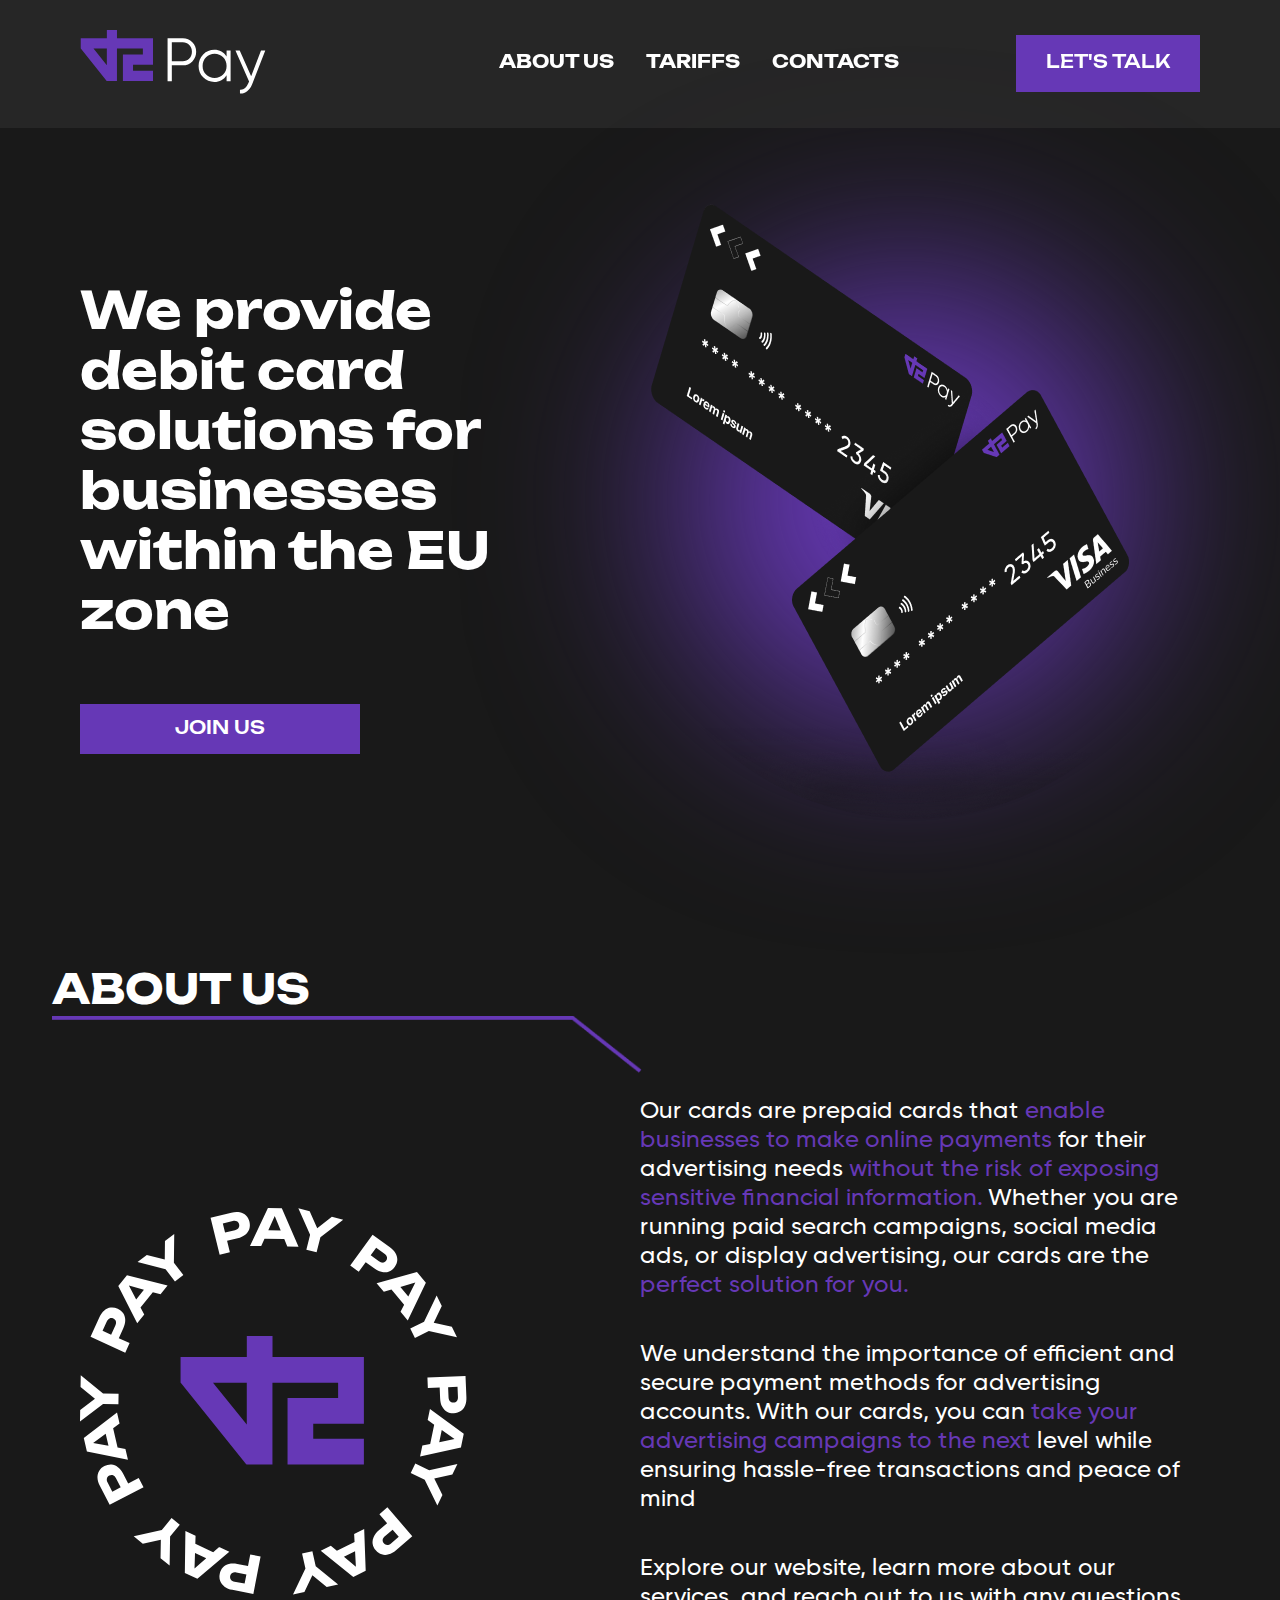
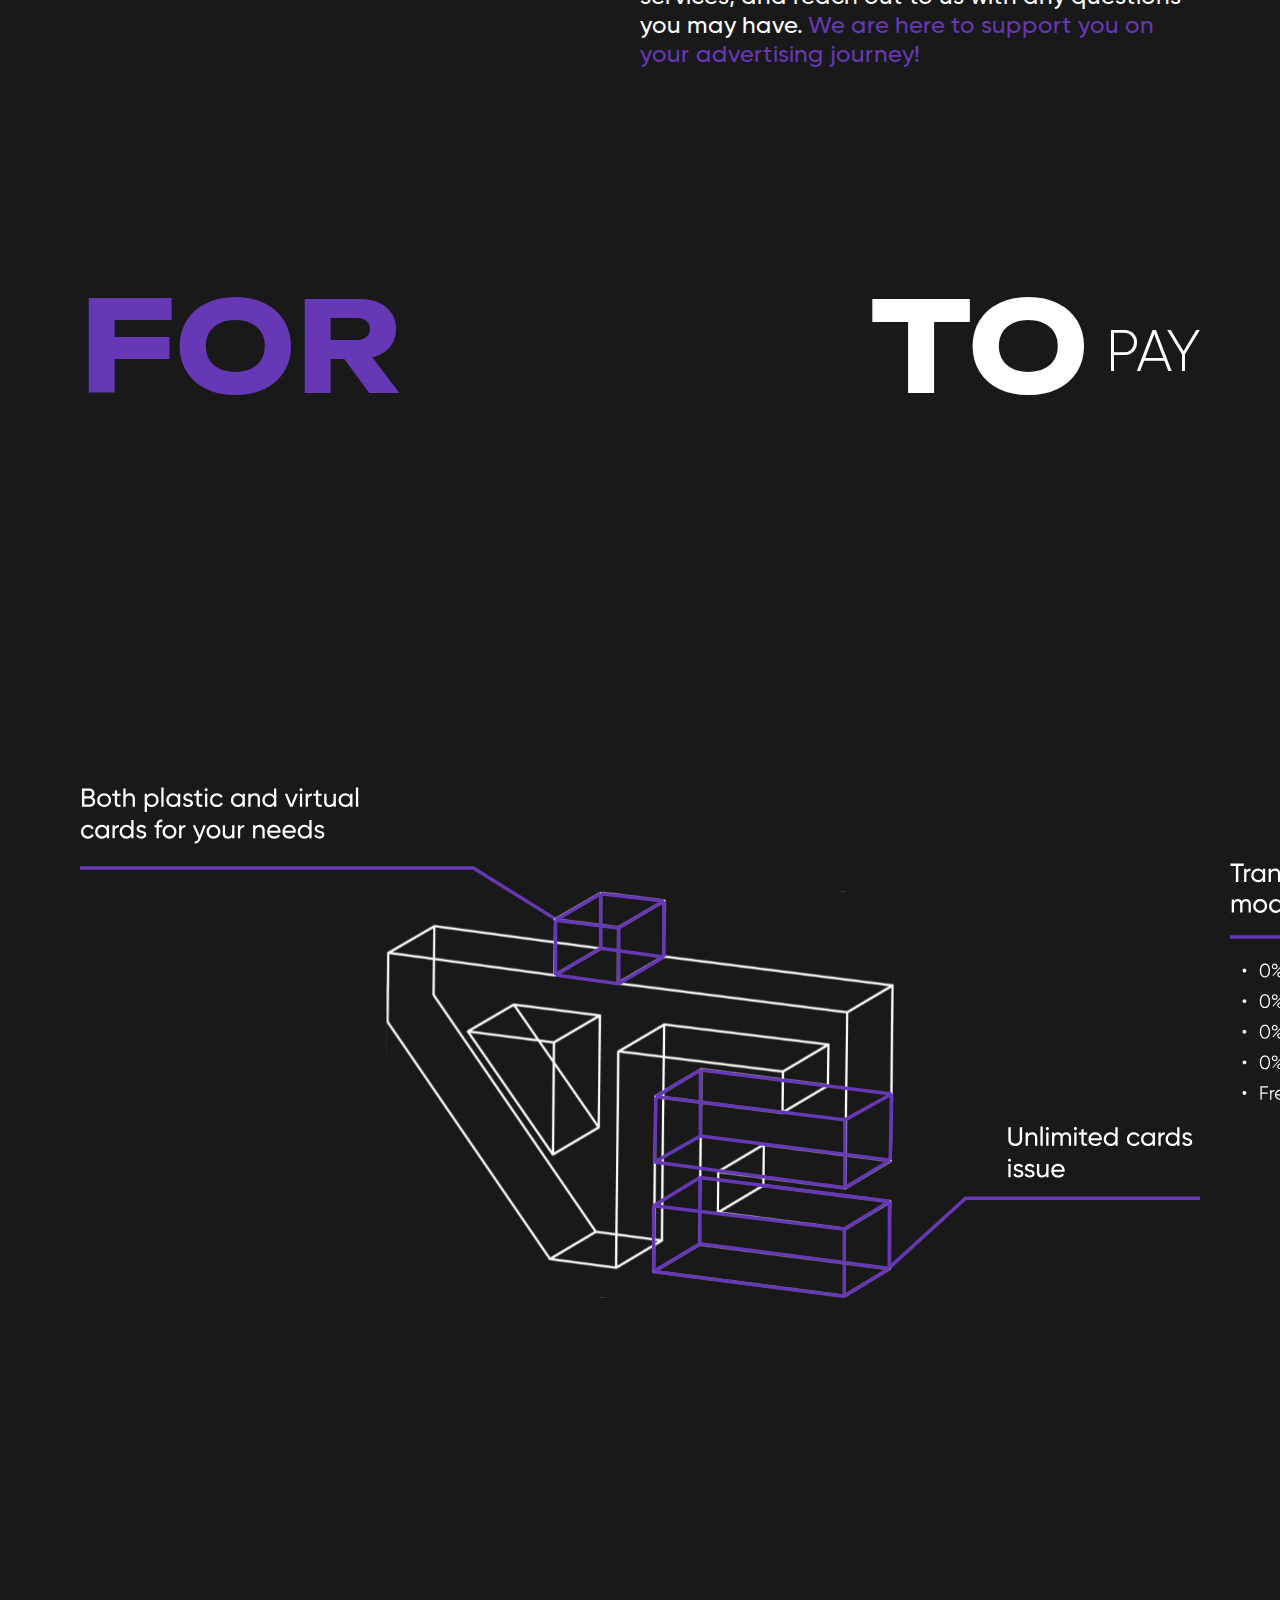
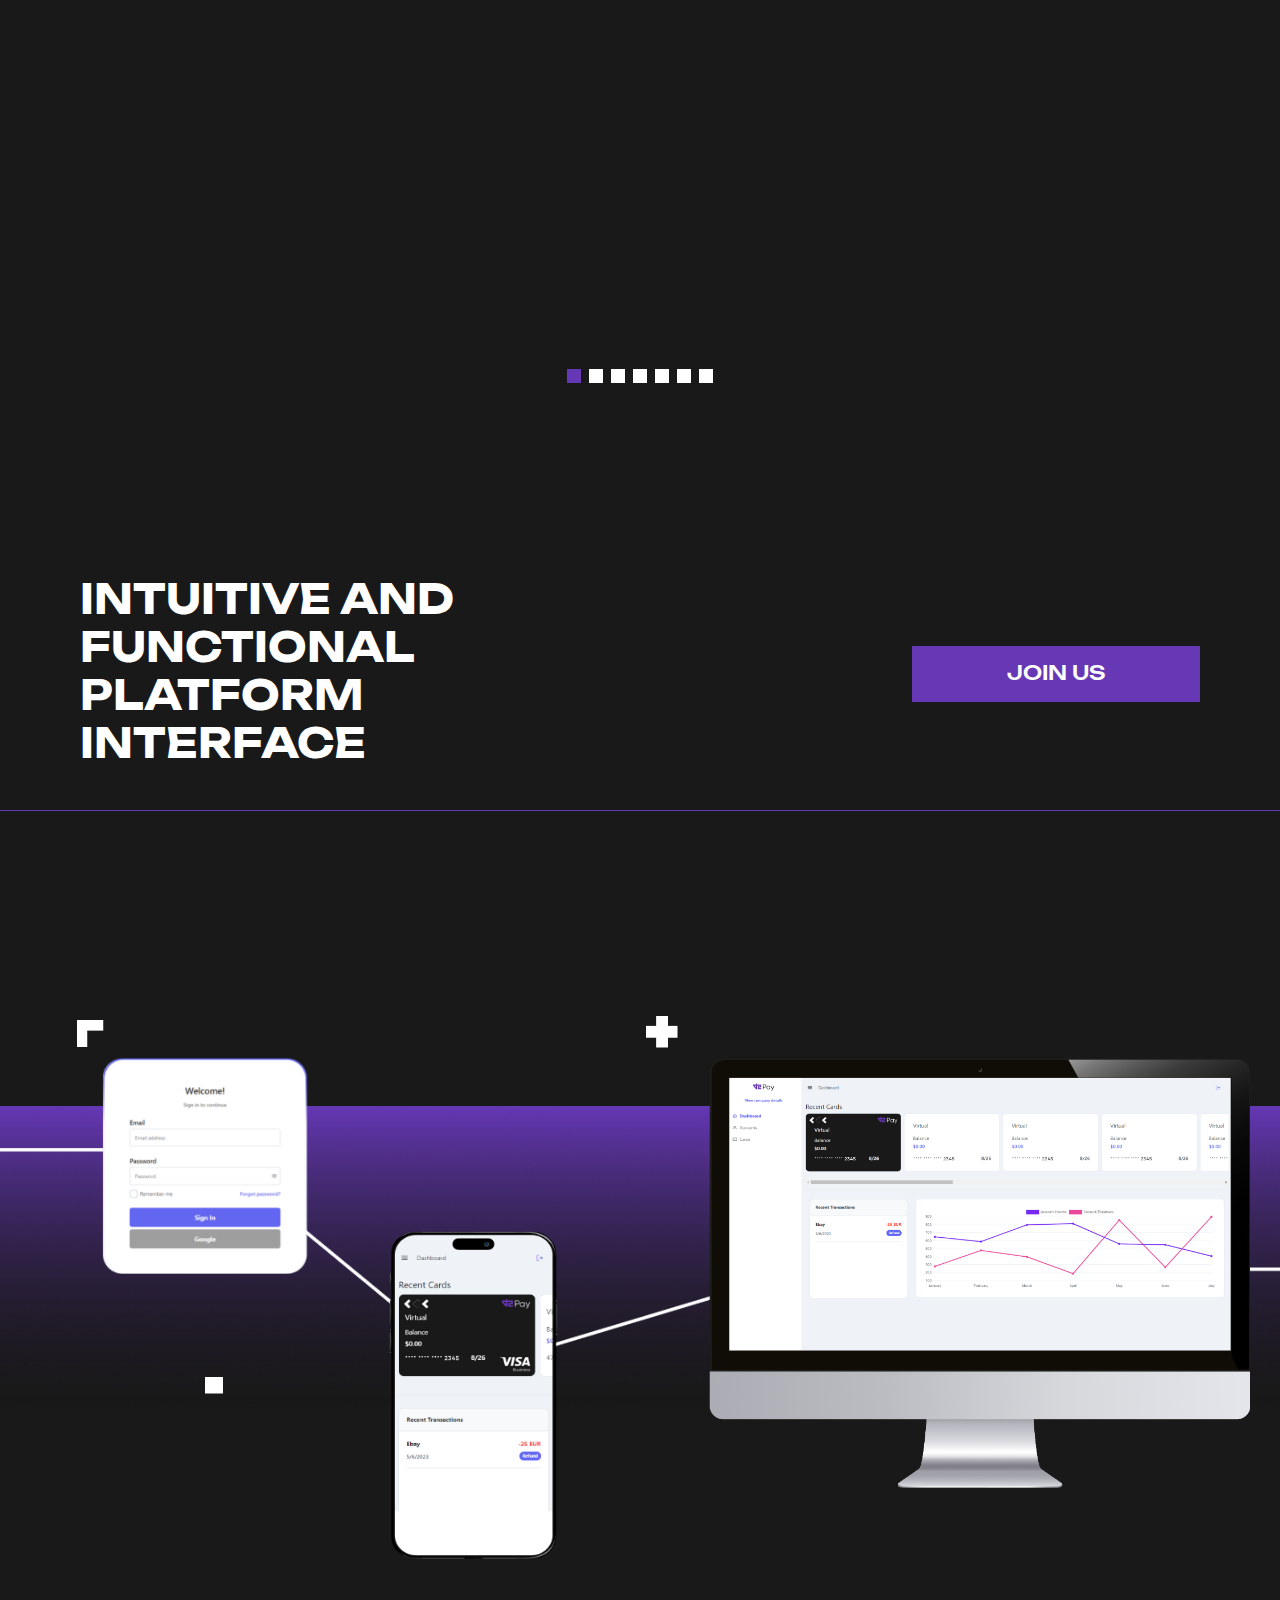
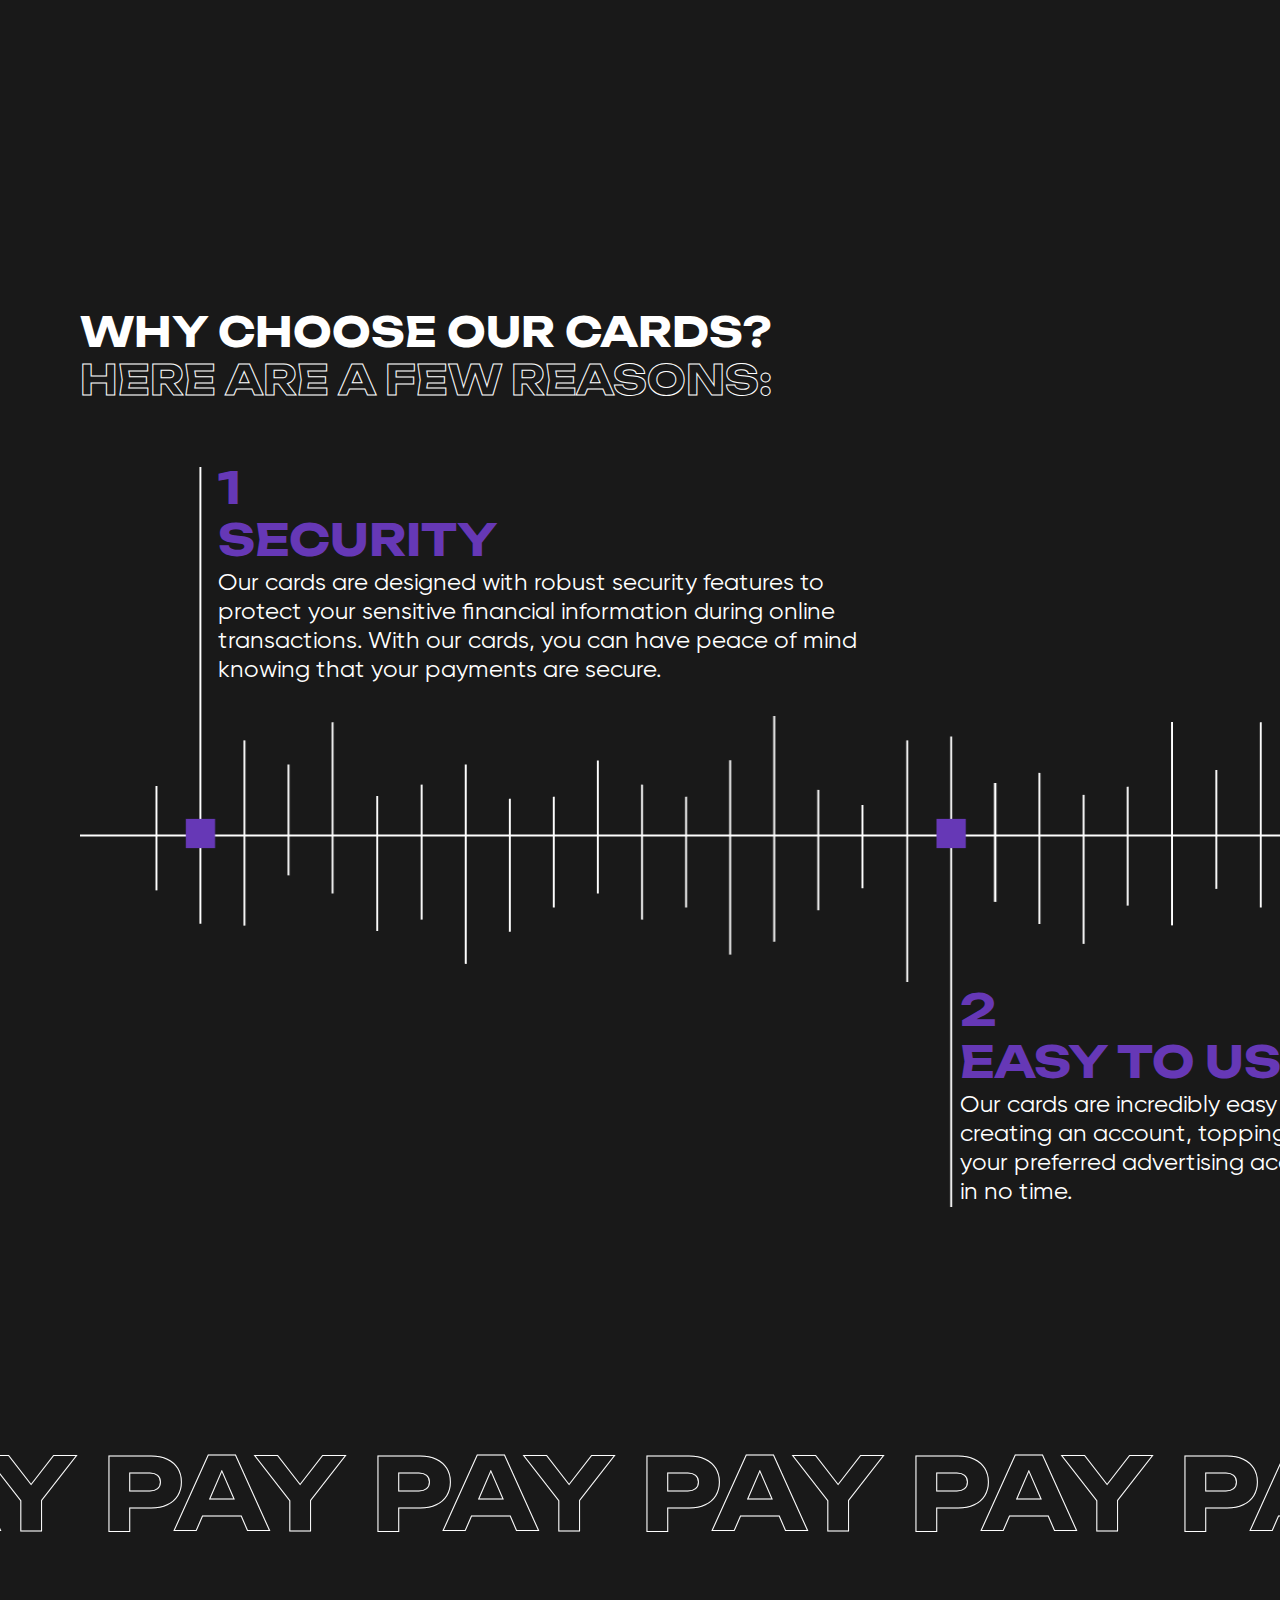
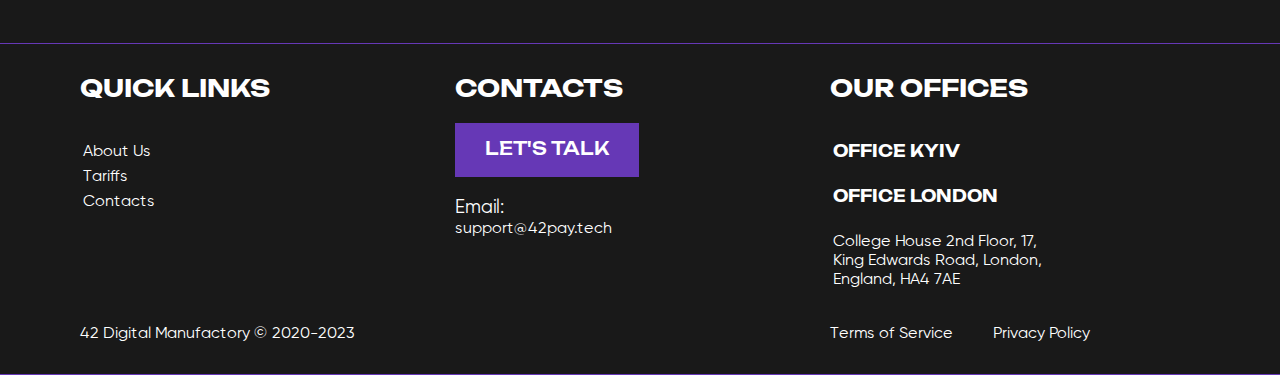
<file: index.html>
<!DOCTYPE html>
<html lang="en">
  <head>
    <meta charset="UTF-8" />
    <meta name="viewport" content="width=device-width, initial-scale=1.0" />
    <title>Pay</title>
    <link rel="stylesheet" href="src/libs/swiper-bundle.min.css" />
    <link rel="stylesheet" href="src/style/style.css" />
  </head>
  <body>
    <header class="header">
      <div class="container">
        <a href="#main" class="logo">
          <img src="src/img/logo/logo.svg" alt="" />
        </a>
        <div class="burger" onclick="toggleMenu(this)">
          <span></span>
          <span></span>
        </div>
        <nav class="navbar">
          <ul>
            <li><a onclick="removeActive(this)" href="#aboutus">About us</a></li>
            <li><a onclick="removeActive(this)" href="#tariffs">Tariffs</a></li>
            <li><a onclick="removeActive(this)" href="#contacts">Contacts</a></li>
          </ul>
          <a href="" class="btn">Let's talk</a>
        </nav>
        <a href="" class="btn">Let's talk</a>
      </div>
    </header>
    <div class="wrapper">
      <section class="main" id="main">
        <div class="container">
          <div class="left">
            <h1>We provide debit card solutions for businesses within the EU zone</h1>
            <a href="" class="btn">Join us</a>
          </div>
          <div class="right">
            <div class="box">
              <img src="src/img/MainPage/Carts.png" alt="" />
            </div>
          </div>
          <a href="" class="btnn">Join us</a>
        </div>
      </section>
      <section class="aboutus" id="aboutus">
        <div class="container">
          <div class="left">
            <img src="src/img/AboutUs/about us.svg" alt="" />
          </div>
          <div class="right">
            <div class="box">
              <h1>About Us</h1>
              <img src="src/img/AboutUs/curve.png" alt="" class="curve" />
              <img src="src/img/AboutUs/Line.png" alt="" class="line" />
            </div>
            <p>
              Our cards are prepaid cards that <span>enable businesses to make online payments</span> for their
              advertising needs <span>without the risk of exposing sensitive financial information.</span> Whether you
              are running paid search campaigns, social media ads, or display advertising, our cards are the
              <span>perfect solution for you.</span>
            </p>
            <p>
              We understand the importance of efficient and secure payment methods for advertising accounts. With our
              cards, you can <span>take your advertising campaigns to the next</span> level while ensuring hassle-free
              transactions and peace of mind
            </p>
            <p>
              Explore our website, learn more about our services, and reach out to us with any questions you may have.
              <span>We are here to support you on your advertising journey!</span>
            </p>
          </div>
        </div>
      </section>
      <section class="carousel">
        <div class="container">
          <h1>FOR</h1>
          <div class="slide">
            <div class="box item-1" style="--delay: -3">
              <h3>Facebook ADS</h3>
            </div>
            <div class="box item-2" style="--delay: -2">
              <h3>Instagram ADS</h3>
            </div>
            <div class="box item-3" style="--delay: -1">
              <h3>Google ADS</h3>
            </div>
            <div class="box item-4" style="--delay: 0">
              <h3>Microsoft ADS</h3>
            </div>

            <div class="box item-5" style="--delay: 1">
              <h3>DigitalOcean</h3>
            </div>
          </div>
          <h1 class="white">TO <span>pay</span></h1>
        </div>
      </section>
      <section class="slider">
        <div class="container mySwiper">
          <div class="box-container swiper-wrapper">
            <div class="box swiper-slide pc">
              <img src="src/img/Slider/1.svg" alt="" />
            </div>
            <div class="box swiper-slide pc">
              <img src="src/img/Slider/2.svg" alt="" />
            </div>
            <div class="box swiper-slide pc">
              <img src="src/img/Slider/3.svg" alt="" />
            </div>
            <div class="box swiper-slide mobile">
              <img src="src/img/Slider/1mobile.svg" alt="" />
            </div>
            <div class="box swiper-slide mobile">
              <img src="src/img/Slider/2mobile.svg" alt="" />
            </div>
            <div class="box swiper-slide mobile">
              <img src="src/img/Slider/3mobile.svg" alt="" />
            </div>
            <div class="box swiper-slide mobile">
              <img src="src/img/Slider/4mobile.svg" alt="" />
            </div>
          </div>
          <div class="swiper-pagination"></div>
        </div>
      </section>
      <section class="plan">
        <div class="bg-img">
          <img src="src/img/bg.png" alt="" />
        </div>
        <div class="bg-line">
          <img src="src/img/Platform/Line.png" alt="" />
        </div>
        <div class="container">
          <div class="text">
            <h1>Intuitive and functional platform interface</h1>
            <a href="" class="btn"
              >Join
              <span> US</span>
            </a>
            <img src="src/img/Platform/arrow.png" alt="" class="curve" />
          </div>
          <img class="cube" src="src/img/Platform/cube.png" alt="" />
          <img class="plus" src="src/img/Platform/plus.png" alt="" />
          <img class="curve1" src="src/img/Platform/curve.png" alt="" />
          <img class="register" src="src/img/Platform/Registr.png" alt="" />
          <img class="phone" src="src/img/Platform/Phone.png" alt="" />
          <img class="pc" src="src/img/Platform/PC.png" alt="" />
          <a class="btnn">JOIN US</a>
        </div>
      </section>
      <section class="WhyUs">
        <div class="container">
          <h1>Why Choose our Cards?</h1>
          <h3>Here are a few reasons:</h3>
          <div class="progres-line"></div>

          <div class="scroll-reading">
            <img src="src/img/WhyUs/ReadBard1.png" alt="" />
            <div class="box one">
              <h1>1</h1>
              <h2>Security</h2>
              <p>
                Our cards are designed with robust security features to protect your sensitive financial information
                during online transactions. With our cards, you can have peace of mind knowing that your payments are
                secure.
              </p>
            </div>
            <div class="box two">
              <h1>2</h1>
              <h2>Easy to use</h2>
              <p>
                Our cards are incredibly easy to use. With a simple process of creating an account, topping up the card,
                and linking it to your preferred advertising account, you will be up and running in no time.
              </p>
            </div>
            <div class="box three">
              <h1>3</h1>
              <h2>Global reach</h2>
              <p>
                Our cards can be used internationally, enabling businesses to expand their advertising campaigns
                globally. Say goodbye to limitations and borders and reach a wider audience with ease.
              </p>
            </div>
            <div class="box four">
              <h1>4</h1>
              <h2>const-effective:</h2>
              <p>
                Our cards come with competitive pricing, ensuring that you get the most value for your money. We strive
                to provide affordable solutions that meet the needs of businesses of all sizes.
              </p>
            </div>
          </div>
        </div>
      </section>
      <div class="LogoText">
        <div class="box">
          <h1>PAY</h1>
          <h1>PAY</h1>
          <h1>PAY</h1>
          <h1>PAY</h1>
          <h1>PAY</h1>
          <h1>PAY</h1>
          <h1>PAY</h1>
          <h1>PAY</h1>
        </div>
        <div class="box">
          <h1>PAY</h1>
          <h1>PAY</h1>
          <h1>PAY</h1>
          <h1>PAY</h1>
          <h1>PAY</h1>
          <h1>PAY</h1>
          <h1>PAY</h1>
          <h1>PAY</h1>
        </div>
      </div>
    </div>
    <footer class="footer">
      <div class="container">
        <div class="box-container">
          <div class="box">
            <h1>Quick links</h1>
            <ul>
              <li><a href="#aboutus">About Us</a></li>
              <li><a href="#tariffs">Tariffs</a></li>
              <li><a href="#contacts">Contacts</a></li>
            </ul>
          </div>
          <div class="box">
            <h1>Contacts</h1>
            <a href="" class="btn">Let's talk</a>
            <h3>Email:</h3>
            <span>support@42pay.tech</span>
          </div>
          <div class="box">
            <h1>Our Offices</h1>
            <ul>
              <li><h1>Office Kyiv</h1></li>
              <li><h1>Office London</h1></li>
              <li><p>College House 2nd Floor, 17, King Edwards Road, London, England, HA4 7AE</p></li>
            </ul>
          </div>
        </div>
        <div class="box-container">
          <div class="box">
            <p>42 Digital Manufactory © 2020-2023</p>
          </div>
          <div class="box">
            <a href="policy_cookie.html">Terms of Service</a>
            <a href="privacy_policy.html">Privacy Policy</a>
          </div>
          <div class="desc">
            <p>
              We cooperate with young, talented and creative team which creates unique digital products -
              <span>The 42 Digital Manufactory</span>
            </p>
            <div class="sicoalIcon">
              <a href="" class="social">
                <img src="src/img/socialIcon/linkedIn.png" alt="" />
              </a>
              <a href="" class="social">
                <img src="src/img/socialIcon/inctagram.png" alt="" />
              </a>
              <a href="" class="social">
                <img src="src/img/socialIcon/logoIcon.png" alt="" />
              </a>
            </div>
          </div>
          <div class="socials">
            <a href="" class="social">
              <img src="src/img/socialIcon/linkedIn.png" alt="" />
            </a>
            <a href="" class="social">
              <img src="src/img/socialIcon/facebook.png" alt="" />
            </a>
            <a href="" class="social">
              <img src="src/img/socialIcon/inctagram.png" alt="" />
            </a>
          </div>
        </div>
      </div>
    </footer>
    <script src="src/libs/swiper-bundle.min.js"></script>
    <script src="src/js/script.js"></script>
  </body>
</html>
</file>
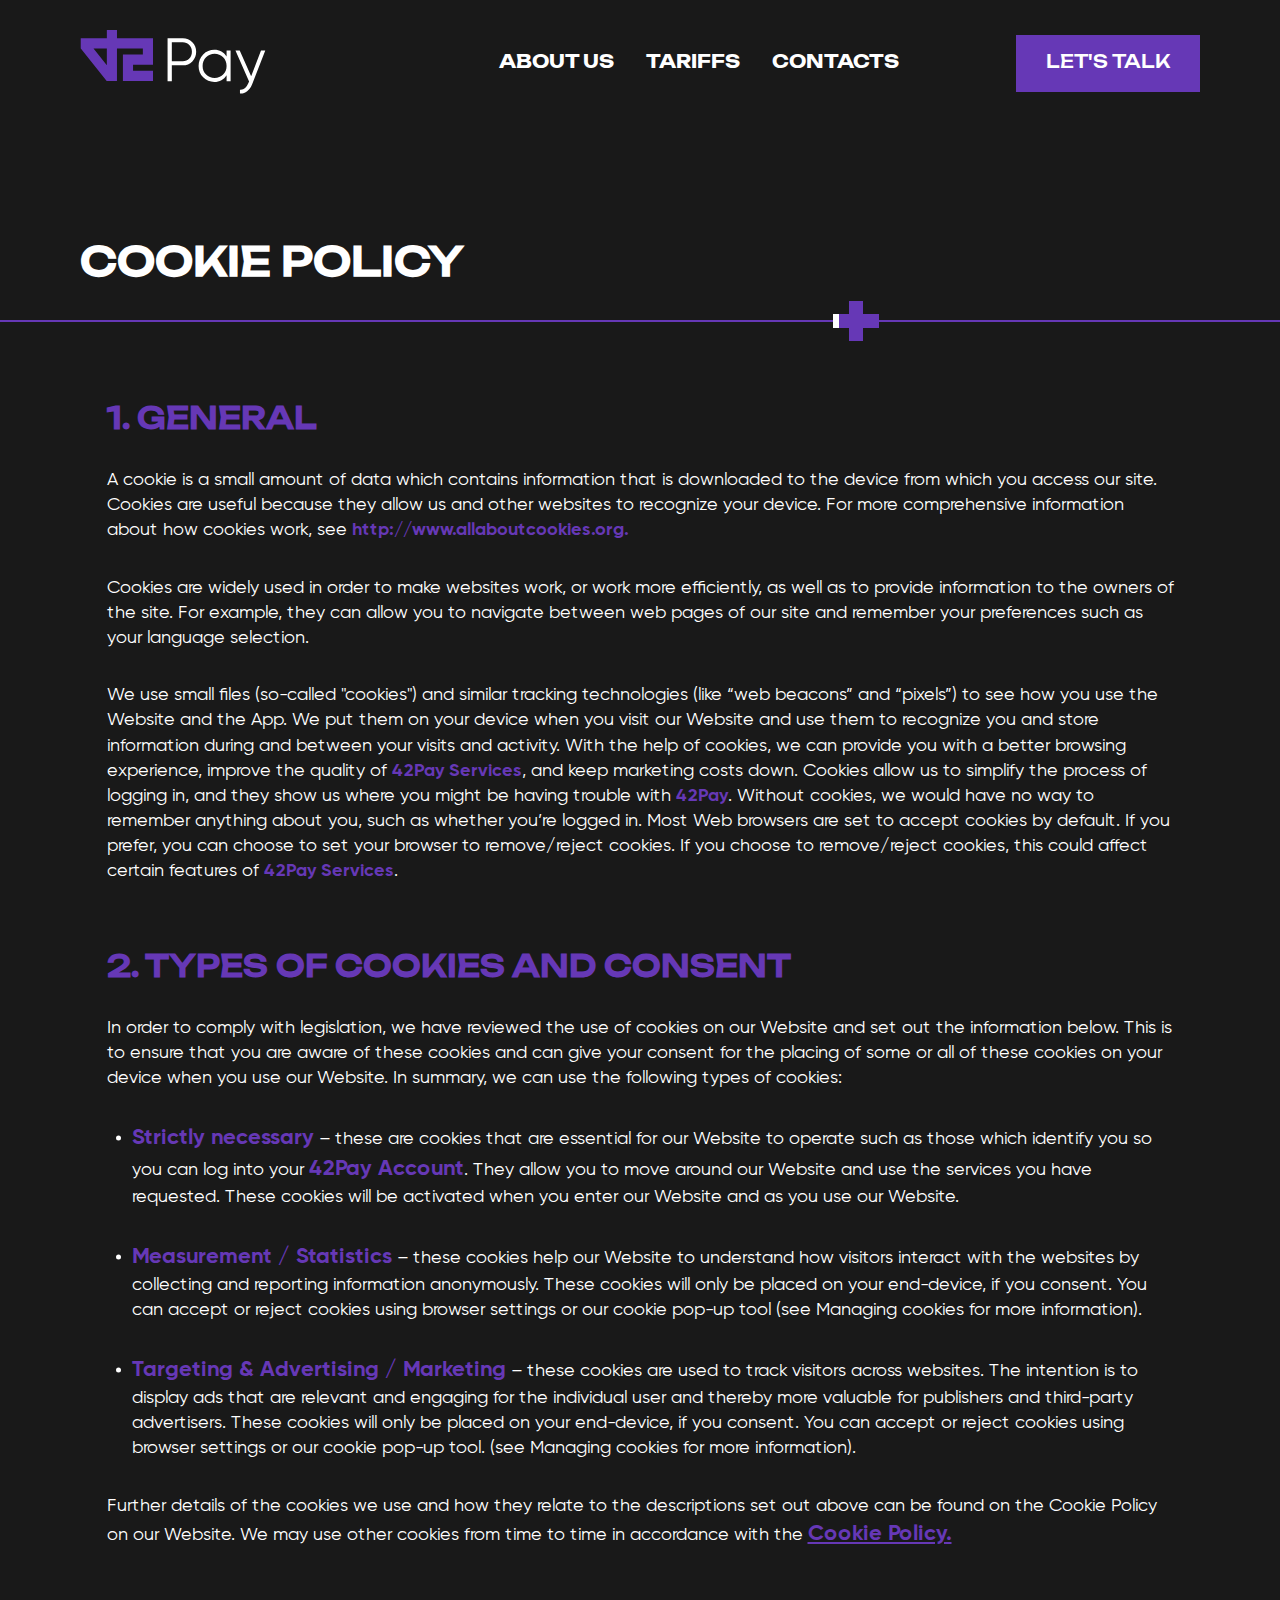
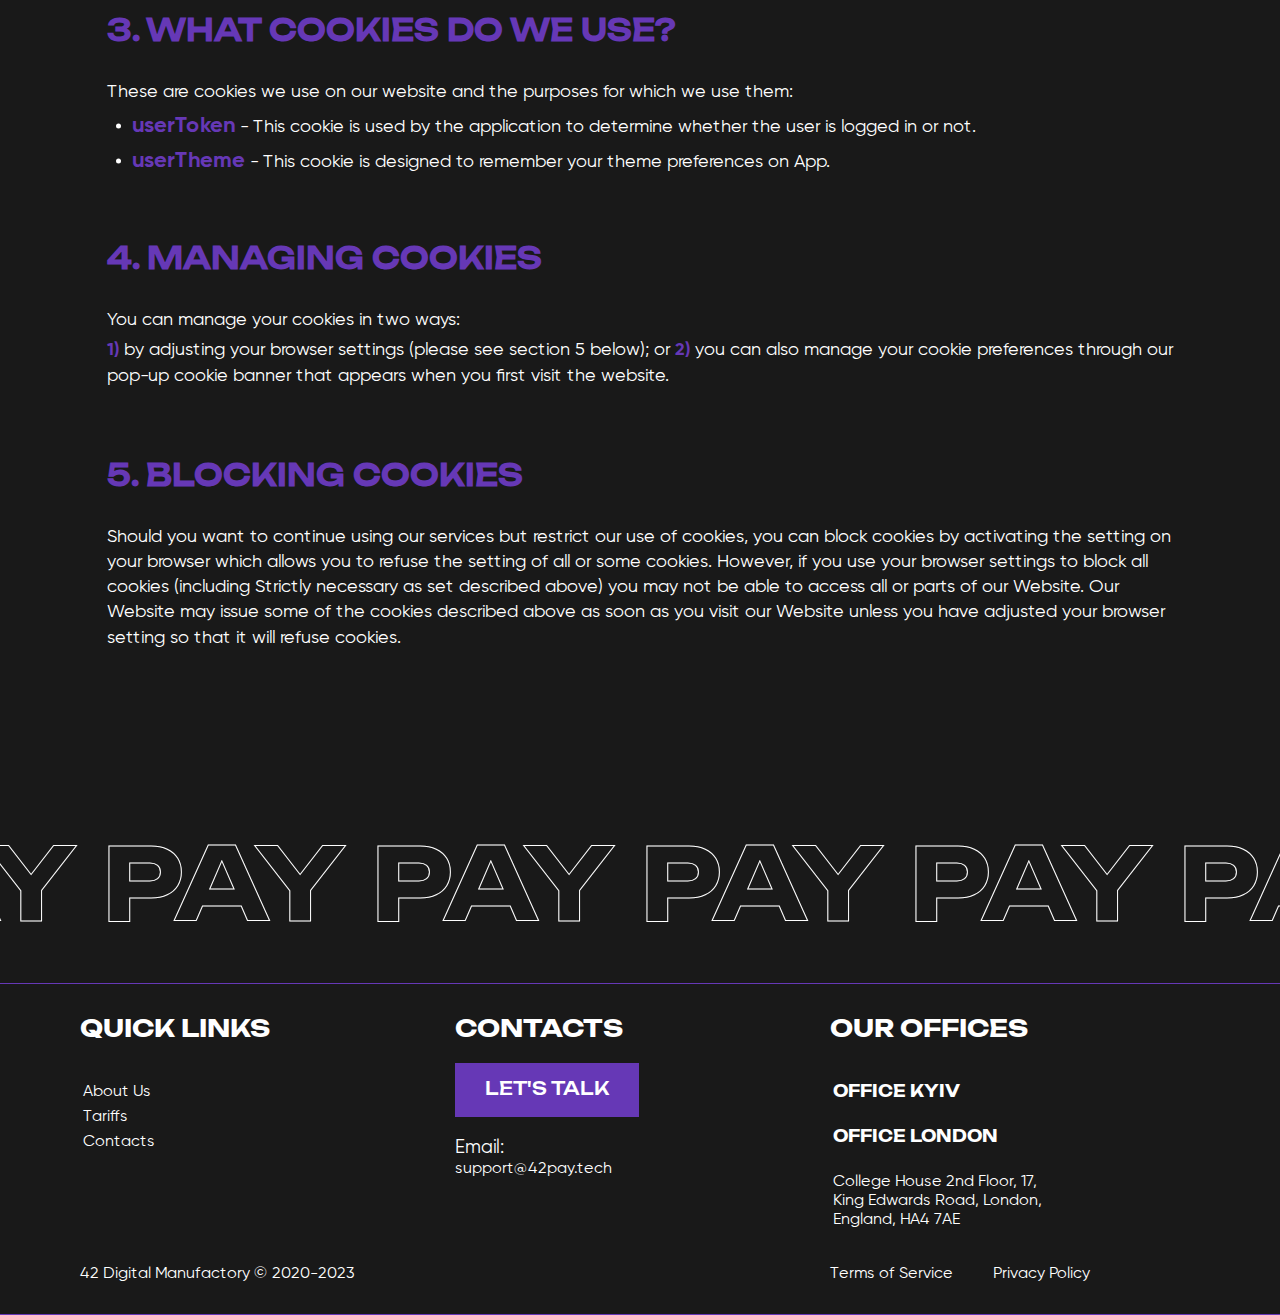
<file: policy_cookie.html>
<!DOCTYPE html>
<html lang="en">
  <head>
    <meta charset="UTF-8" />
    <meta name="viewport" content="width=device-width, initial-scale=1.0" />
    <title>Pay Policy</title>
    <link rel="stylesheet" href="src/libs/swiper-bundle.min.css" />
    <link rel="stylesheet" href="src/style/style.css" />
  </head>
  <body>
    <header style="background: #191919;" class="header">
      <div class="container">
        <a href="#main" class="logo">
          <img src="src/img/logo/logo.svg" alt="" />
        </a>
        <div class="burger" onclick="toggleMenu(this)">
          <span></span>
          <span></span>
        </div>
        <nav class="navbar">
          <ul>
            <li><a onclick="removeActive(this)" href="#aboutus">About us</a></li>
            <li><a onclick="removeActive(this)" href="#tariffs">Tariffs</a></li>
            <li><a onclick="removeActive(this)" href="#contacts">Contacts</a></li>
          </ul>
          <a href="" class="btn">Let's talk</a>
        </nav>
        <a href="" class="btn">Let's talk</a>
      </div>
    </header>

    <section class="policy">
        <div class="wrapper__h">
            <div class="cross"></div>
            <div class="container">
                <h2>
                    Cookie Policy
                </h2>
            </div>
        </div>
    </section>

    <section class="terms">
        <div class="container">
            <div class="block">

                <p class="title">
                    1.  GENERAL
                </p>
                <p class="subtitle">
                    <span class="separate">
                        A cookie is a small amount of data which contains information that is downloaded to the device from which you access our site. Cookies are useful because they allow us and other websites to recognize your device. For more comprehensive information about how cookies work, see <a class="selected__word" href="http://www.allaboutcookies.org.">http://www.allaboutcookies.org.</a>
                    </span>
                    <span class="separate">
                        Cookies are widely used in order to make websites work, or work more efficiently, as well as to provide information to the owners of the site. For example, they can allow you to navigate between web pages of our site and remember your preferences such as your language selection.
                    </span>
                    <span class="separate">
                        We use small files (so-called "cookies") and similar tracking technologies (like “web beacons” and “pixels”) to see how you use the Website and the App. We put them on your device when you visit our Website and use them to recognize you and store information during and between your visits and activity. With the help of cookies, we can provide you with a better browsing experience, improve the quality of <span class="selected__word">42Pay Services</span>, and keep marketing costs down. Cookies allow us to simplify the process of logging in, and they show us where you might be having trouble with <span class="selected__word">42Pay</span>. Without cookies, we would have no way to remember anything about you, such as whether you’re logged in. Most Web browsers are set to accept cookies by default. If you prefer, you can choose to set your browser to remove/reject cookies. If you choose to remove/reject cookies, this could affect certain features of <span class="selected__word">42Pay Services</span>.
                    </span>
                </p>

            </div>

            <div class="block">

                <p class="title">
                    2.   Types of Cookies and Consent
                </p>
                <p class="subtitle">
                    <span class="separate">
                        In order to comply with legislation, we have reviewed the use of cookies on our Website and set out the information below. This is to ensure that you are aware of these cookies and can give your consent for the placing of some or all of these cookies on your device when you use our Website. In summary, we can use the following types of cookies:
                    </span>
                    <span class="separate with__mark">
                        <span class="selected__word mark">Strictly necessary</span> – these are cookies that are essential for our Website to operate such as those which identify you so you can log into your <span style="font-family: Gilroy-Bold; font-size: 22px; font-weight: 700;" class="selected__word">42Pay Account</span>. They allow you to move around our Website and use the services you have requested. These cookies will be activated when you enter our Website and as you use our Website.
                    </span>
                    <span class="separate with__mark">
                        <span class="selected__word mark">Measurement / Statistics</span> – these cookies help our Website to understand how visitors interact with the websites by collecting and reporting information anonymously. These cookies will only be placed on your end-device, if you consent. You can accept or reject cookies using browser settings or our cookie pop-up tool (see Managing cookies for more information).
                    </span>
                    <span class="separate with__mark">
                        <span class="selected__word mark">Targeting & Advertising / Marketing</span> – these cookies are used to track visitors across websites. The intention is to display ads that are relevant and engaging for the individual user and thereby more valuable for publishers and third-party advertisers. These cookies will only be placed on your end-device, if you consent. You can accept or reject cookies using browser settings or our cookie pop-up tool. (see Managing cookies for more information).
                    </span>
                    <span class="separate">
                        Further details of the cookies we use and how they relate to the descriptions set out above can be found on the Cookie Policy on our Website. We may use other cookies from time to time in accordance with the <span style="font-family: Gilroy-Bold; font-size: 22px; font-weight: 700; text-decoration: underline;" class="selected__word">Cookie Policy.</span>
                    </span>
                </p>

            </div>


            <div class="block">

                <p class="title">
                    3.   What cookies do we use?
                </p>
                <p class="subtitle">
                    <span class="separate" style="margin-bottom: 5px !important;">
                        These are cookies we use on our website and the purposes for which we use them:
                    </span>
                    <span class="separate with__mark" style="margin-bottom: 5px !important;">
                        <span class="selected__word mark">userToken</span> - This cookie is used by the application to determine whether the user is logged in or not.
                    </span>
                    <span class="separate with__mark">
                        <span class="selected__word mark">userTheme</span> - This cookie is designed to remember your theme preferences on App.
                    </span>
                </p>

            </div>

            <div class="block">

                <p class="title">
                    4.   Managing Cookies
                </p>
                <p class="subtitle">
                    <span class="separate" style="margin-bottom: 5px !important;">
                        You can manage your cookies in two ways: 
                    </span>
                    <span class="separate" style="margin-bottom: 5px !important;">
                        <span class="selected__word" style="font-family: Gilroy-Bold;  font-weight: 700;">1)</span> by adjusting your browser settings (please see section 5 below); or <span style="font-family: Gilroy-Bold;  font-weight: 700;" class="selected__word">2)</span> you can also manage your cookie preferences through our pop-up cookie banner that appears when you first visit the website.
                    </span>
                </p>

            </div>


            <div class="block">

                <p class="title">
                    5.   Blocking Cookies
                </p>
                <p class="subtitle">
                    Should you want to continue using our services but restrict our use of cookies, you can block cookies by activating the setting on your browser which allows you to refuse the setting of all or some cookies. However, if you use your browser settings to block all cookies (including Strictly necessary as set described above) you may not be able to access all or parts of our Website. Our Website may issue some of the cookies described above as soon as you visit our Website unless you have adjusted your browser setting so that it will refuse cookies.
                </p>

            </div>

        </div>
    </section>

    <section class="LogoText custom">
        <div class="box">
          <h1>PAY</h1>
          <h1>PAY</h1>
          <h1>PAY</h1>
          <h1>PAY</h1>
          <h1>PAY</h1>
          <h1>PAY</h1>
          <h1>PAY</h1>
          <h1>PAY</h1>
        </div>
        <div class="box">
          <h1>PAY</h1>
          <h1>PAY</h1>
          <h1>PAY</h1>
          <h1>PAY</h1>
          <h1>PAY</h1>
          <h1>PAY</h1>
          <h1>PAY</h1>
          <h1>PAY</h1>
        </div>
    </section>
  
    <footer class="footer">
      <div class="container">
        <div class="box-container">
          <div class="box">
            <h1>Quick links</h1>
            <ul>
              <li><a href="#aboutus">About Us</a></li>
              <li><a href="#tariffs">Tariffs</a></li>
              <li><a href="#contacts">Contacts</a></li>
            </ul>
          </div>
          <div class="box">
            <h1>Contacts</h1>
            <a href="" class="btn">Let's talk</a>
            <h3>Email:</h3>
            <span>support@42pay.tech</span>
          </div>
          <div class="box">
            <h1>Our Offices</h1>
            <ul>
              <li><h1>Office Kyiv</h1></li>
              <li><h1>Office London</h1></li>
              <li><p>College House 2nd Floor, 17, King Edwards Road, London, England, HA4 7AE</p></li>
            </ul>
          </div>
        </div>
        <div class="box-container">
          <div class="box">
            <p>42 Digital Manufactory © 2020-2023</p>
          </div>
          <div class="box">
            <a href="policy_cookie.html">Terms of Service</a>
            <a href="privacy_policy.html">Privacy Policy</a>
          </div>
          <div class="desc">
            <p>
              We cooperate with young, talented and creative team which creates unique digital products -
              <span>The 42 Digital Manufactory</span>
            </p>
            <div class="sicoalIcon">
              <a href="" class="social">
                <img src="src/img/socialIcon/linkedIn.png" alt="" />
              </a>
              <a href="" class="social">
                <img src="src/img/socialIcon/inctagram.png" alt="" />
              </a>
              <a href="" class="social">
                <img src="src/img/socialIcon/logoIcon.png" alt="" />
              </a>
            </div>
          </div>
          <div class="socials">
            <a href="" class="social">
              <img src="src/img/socialIcon/linkedIn.png" alt="" />
            </a>
            <a href="" class="social">
              <img src="src/img/socialIcon/facebook.png" alt="" />
            </a>
            <a href="" class="social">
              <img src="src/img/socialIcon/inctagram.png" alt="" />
            </a>
          </div>
        </div>
      </div>
    </footer>

    <script src="src/libs/swiper-bundle.min.js"></script>
    <script src="src/js/script.js"></script>
  </body>
</html>
</file>
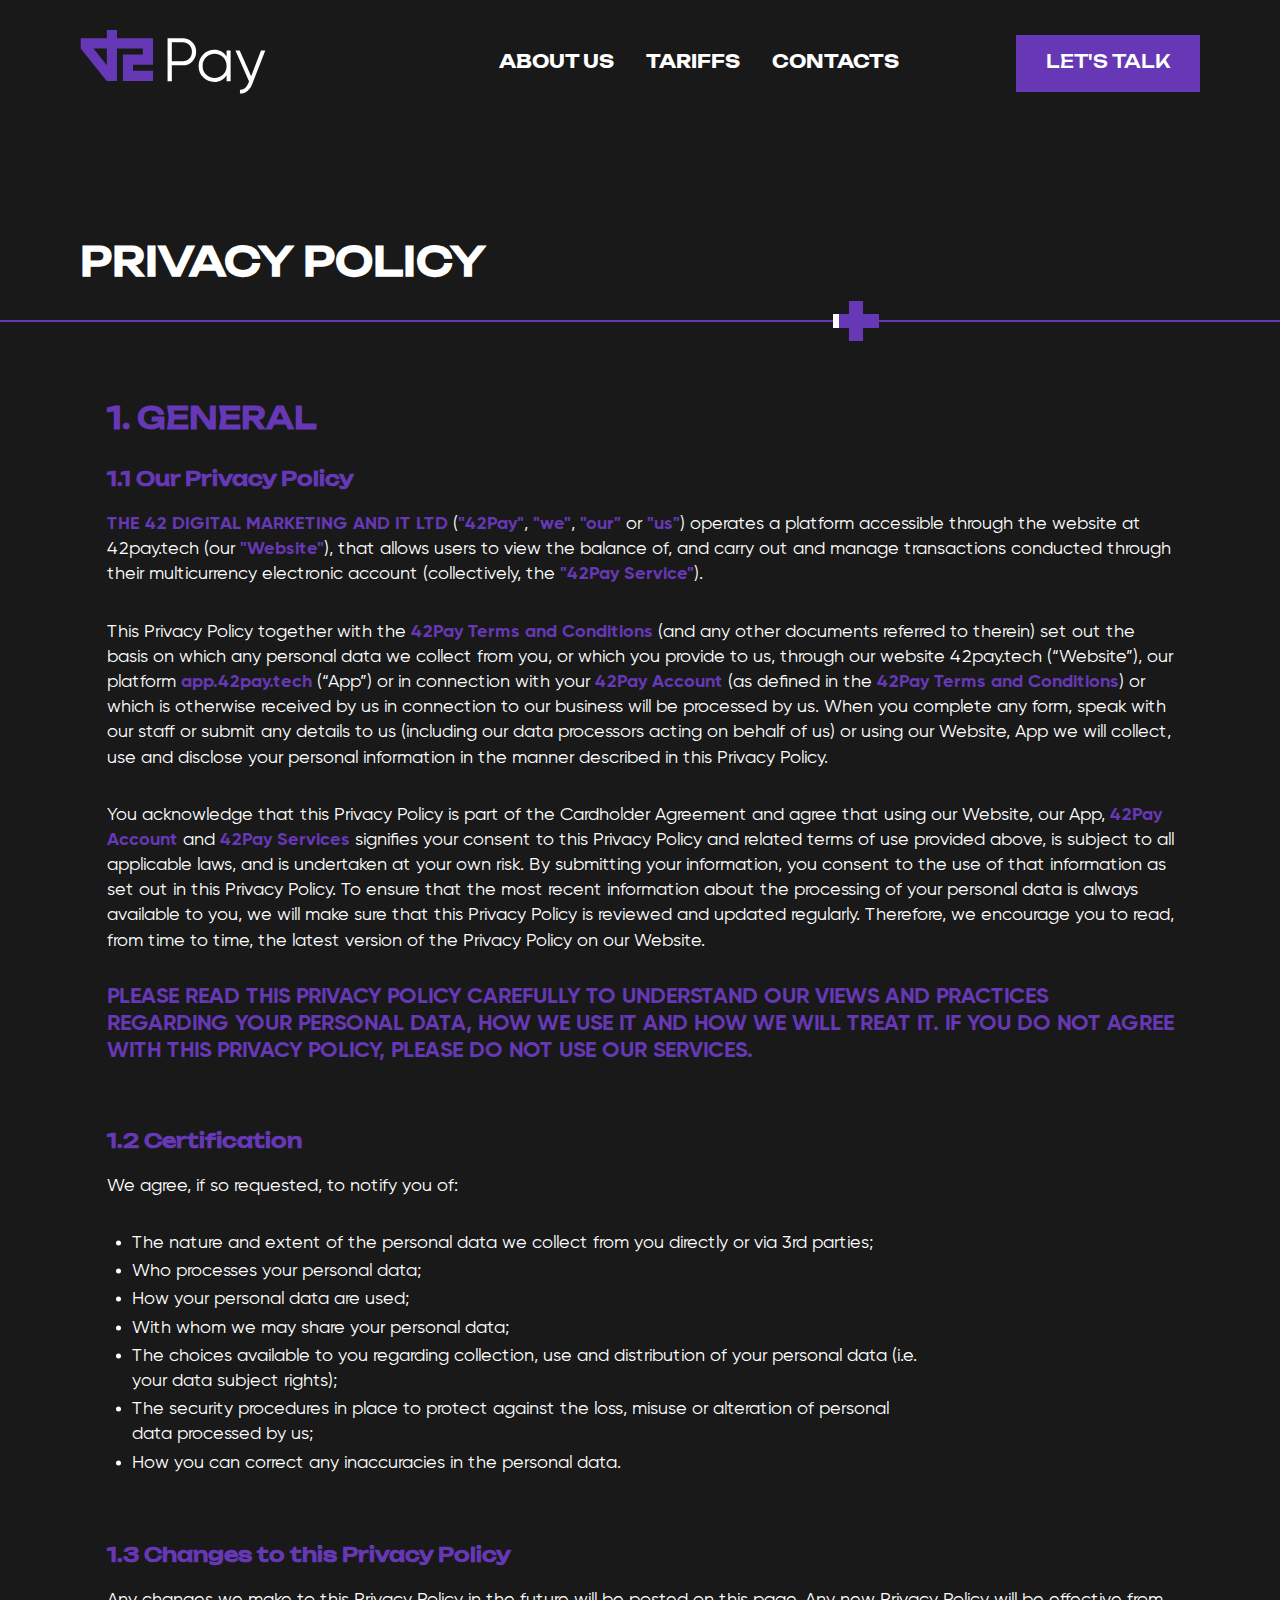
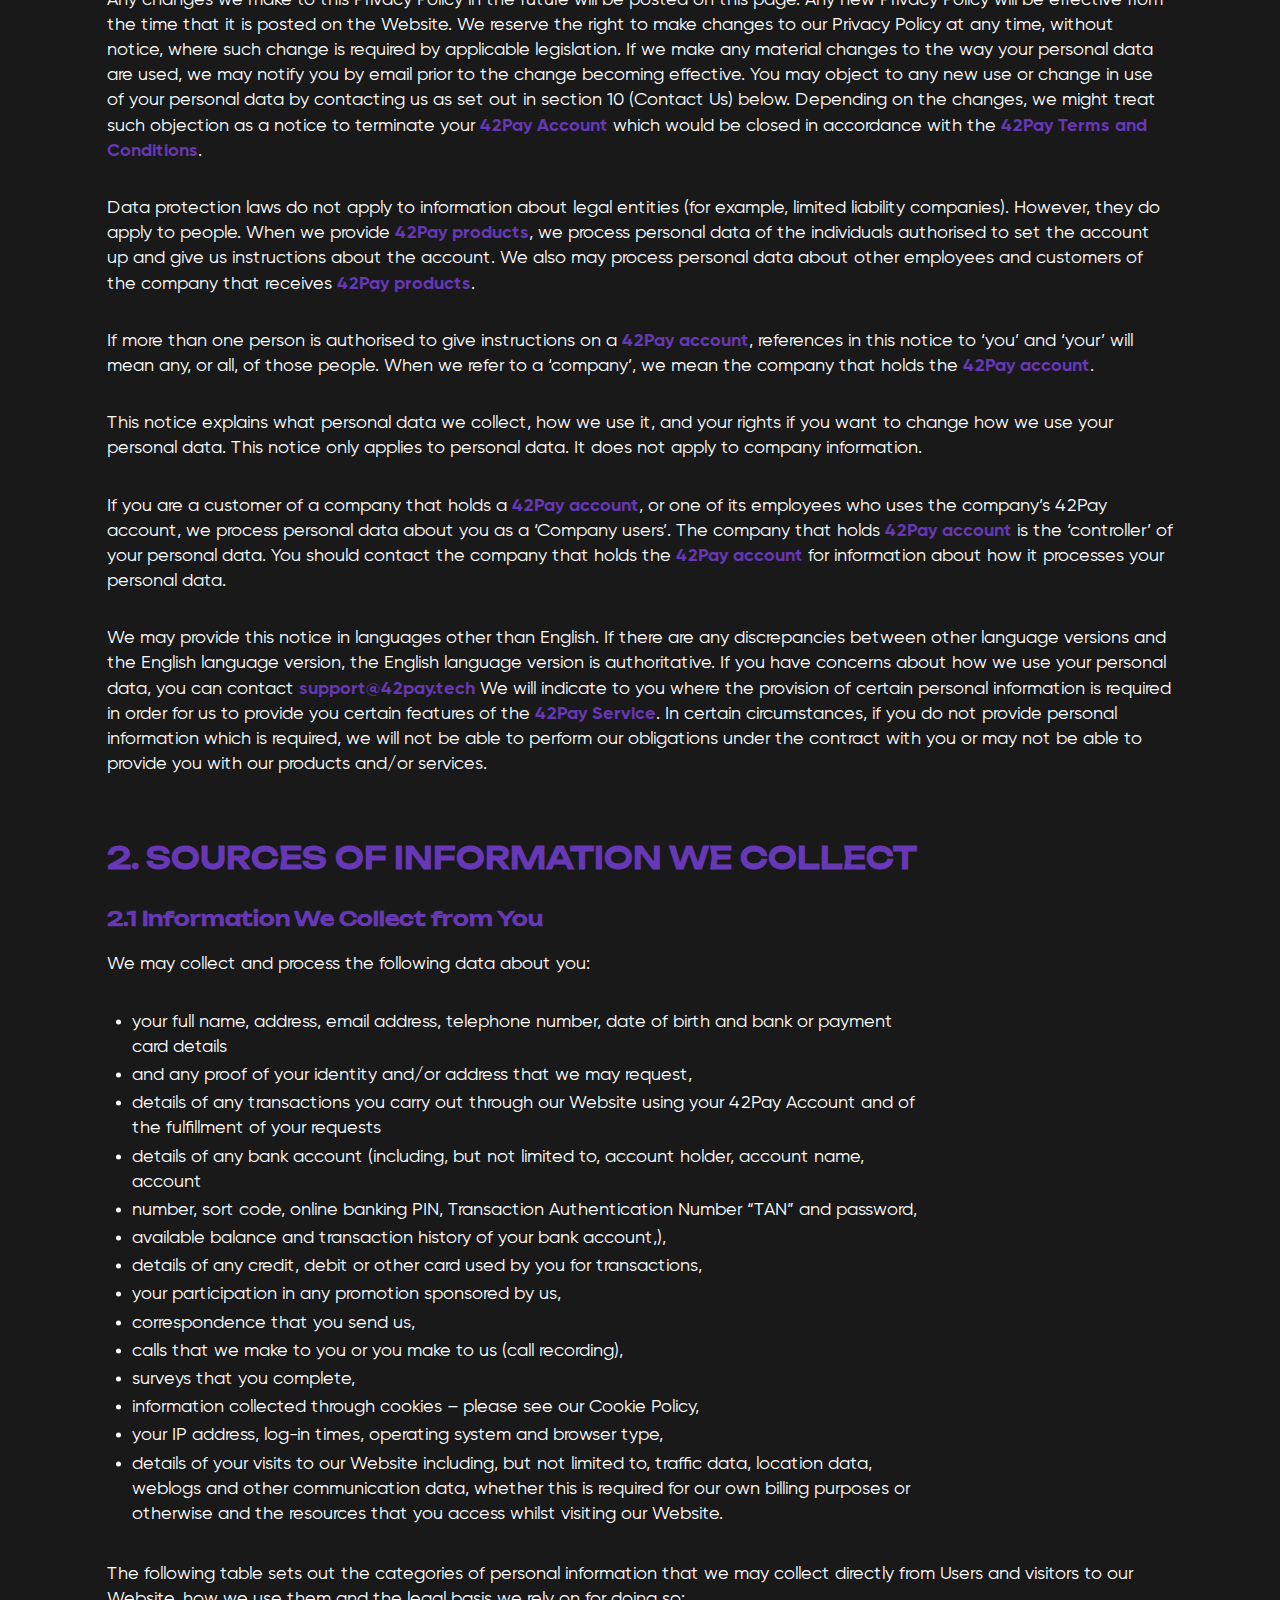
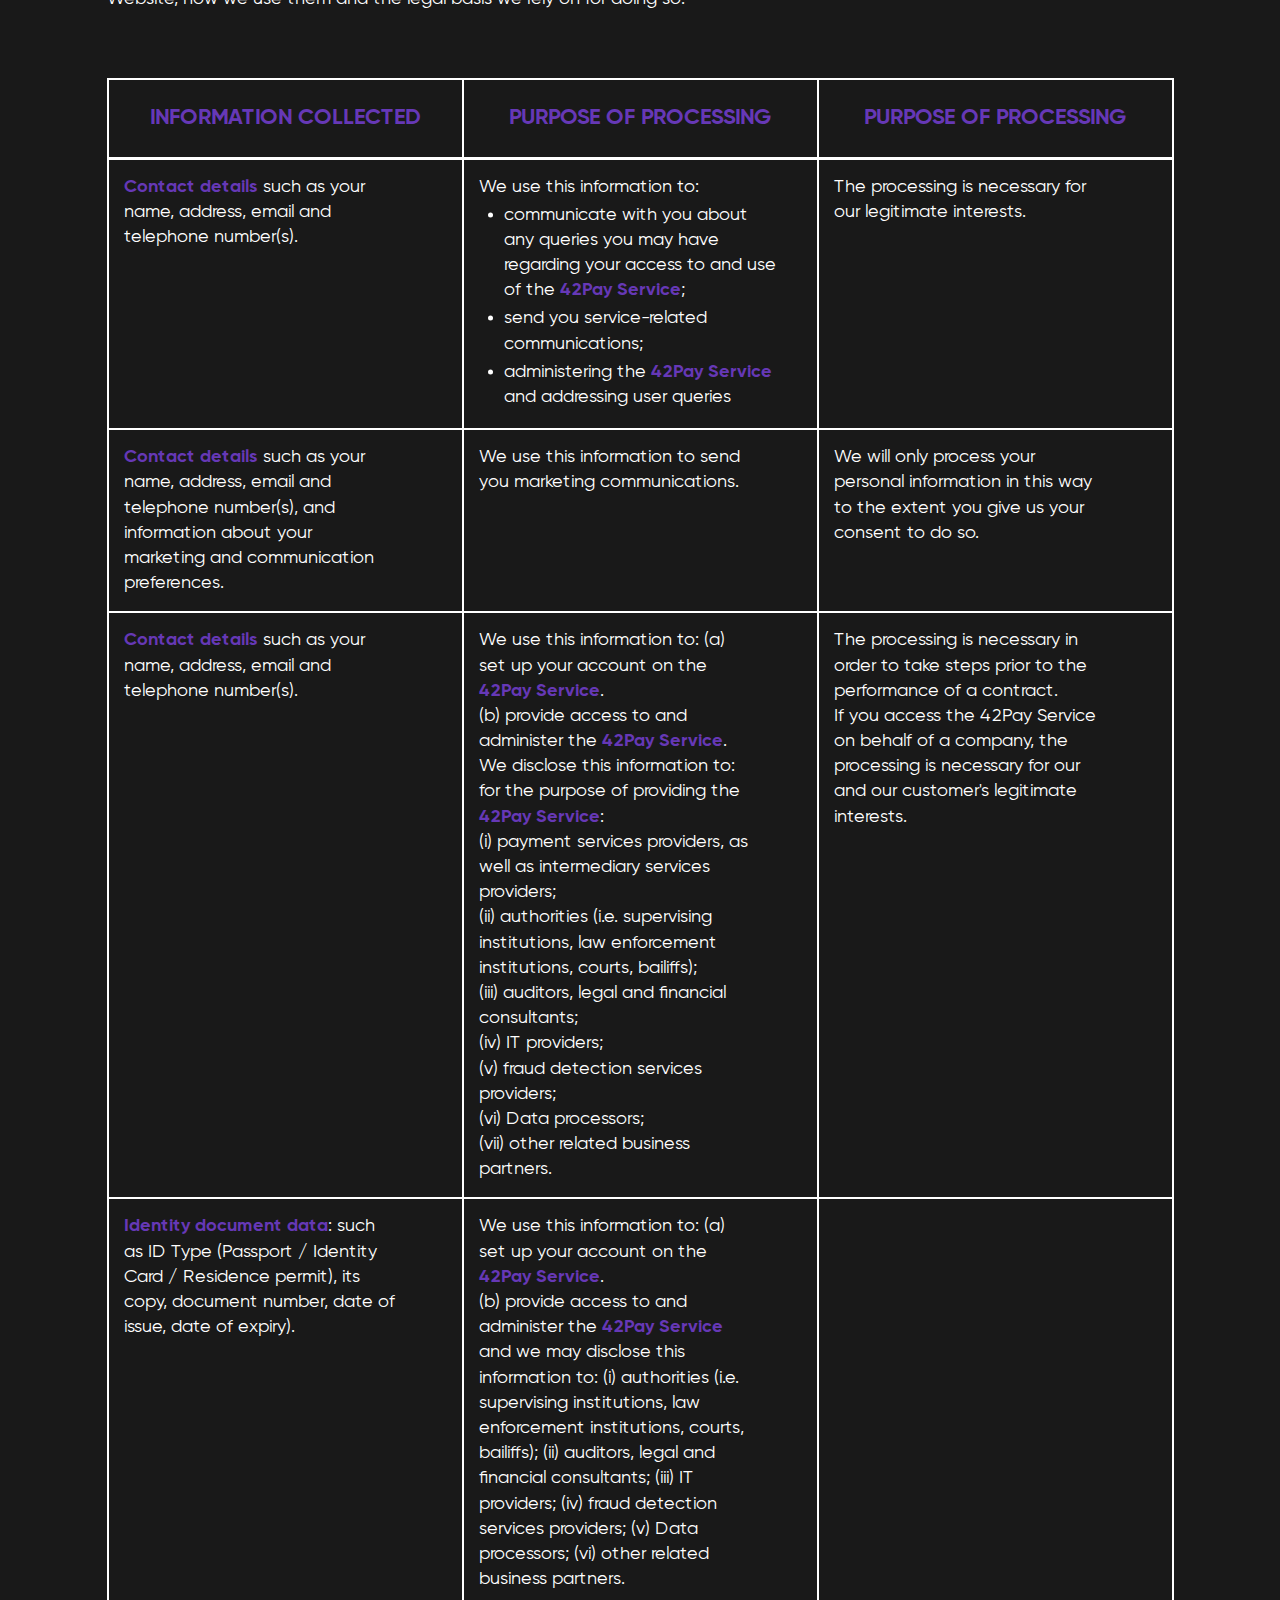
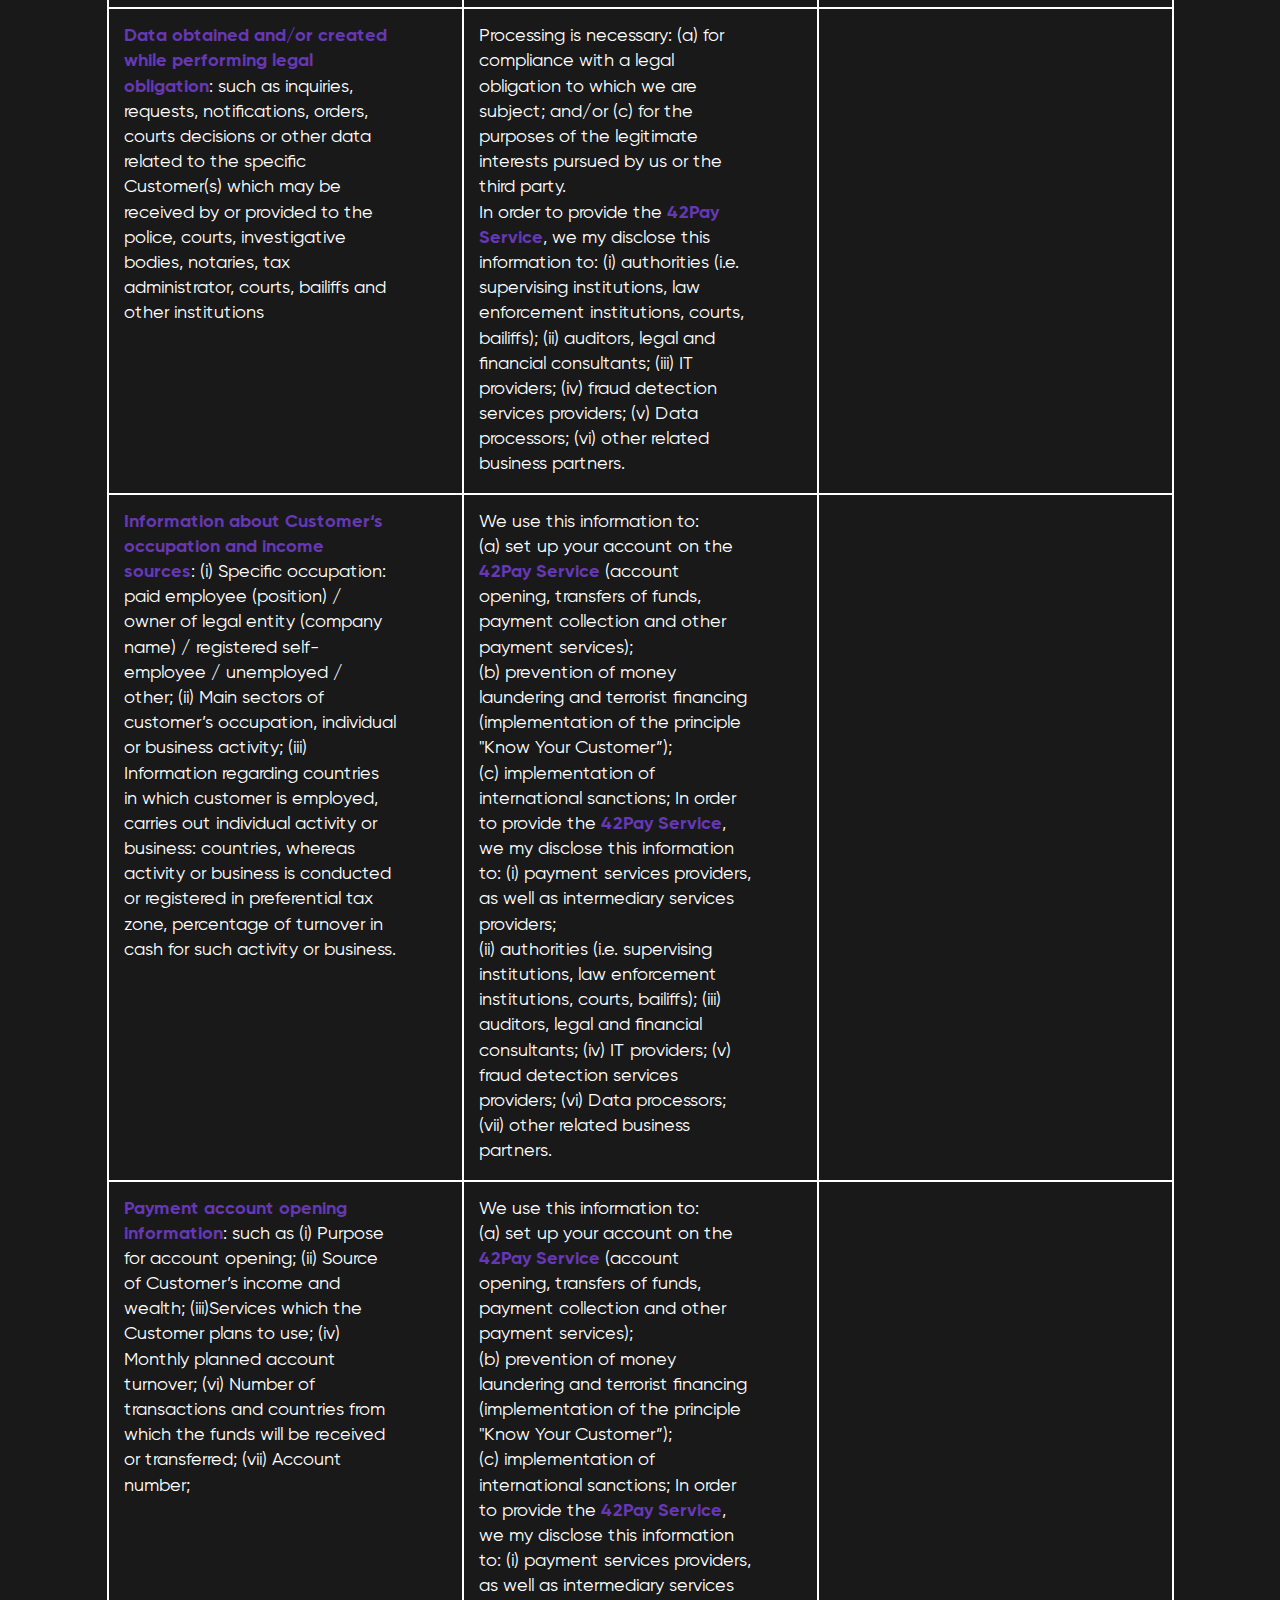
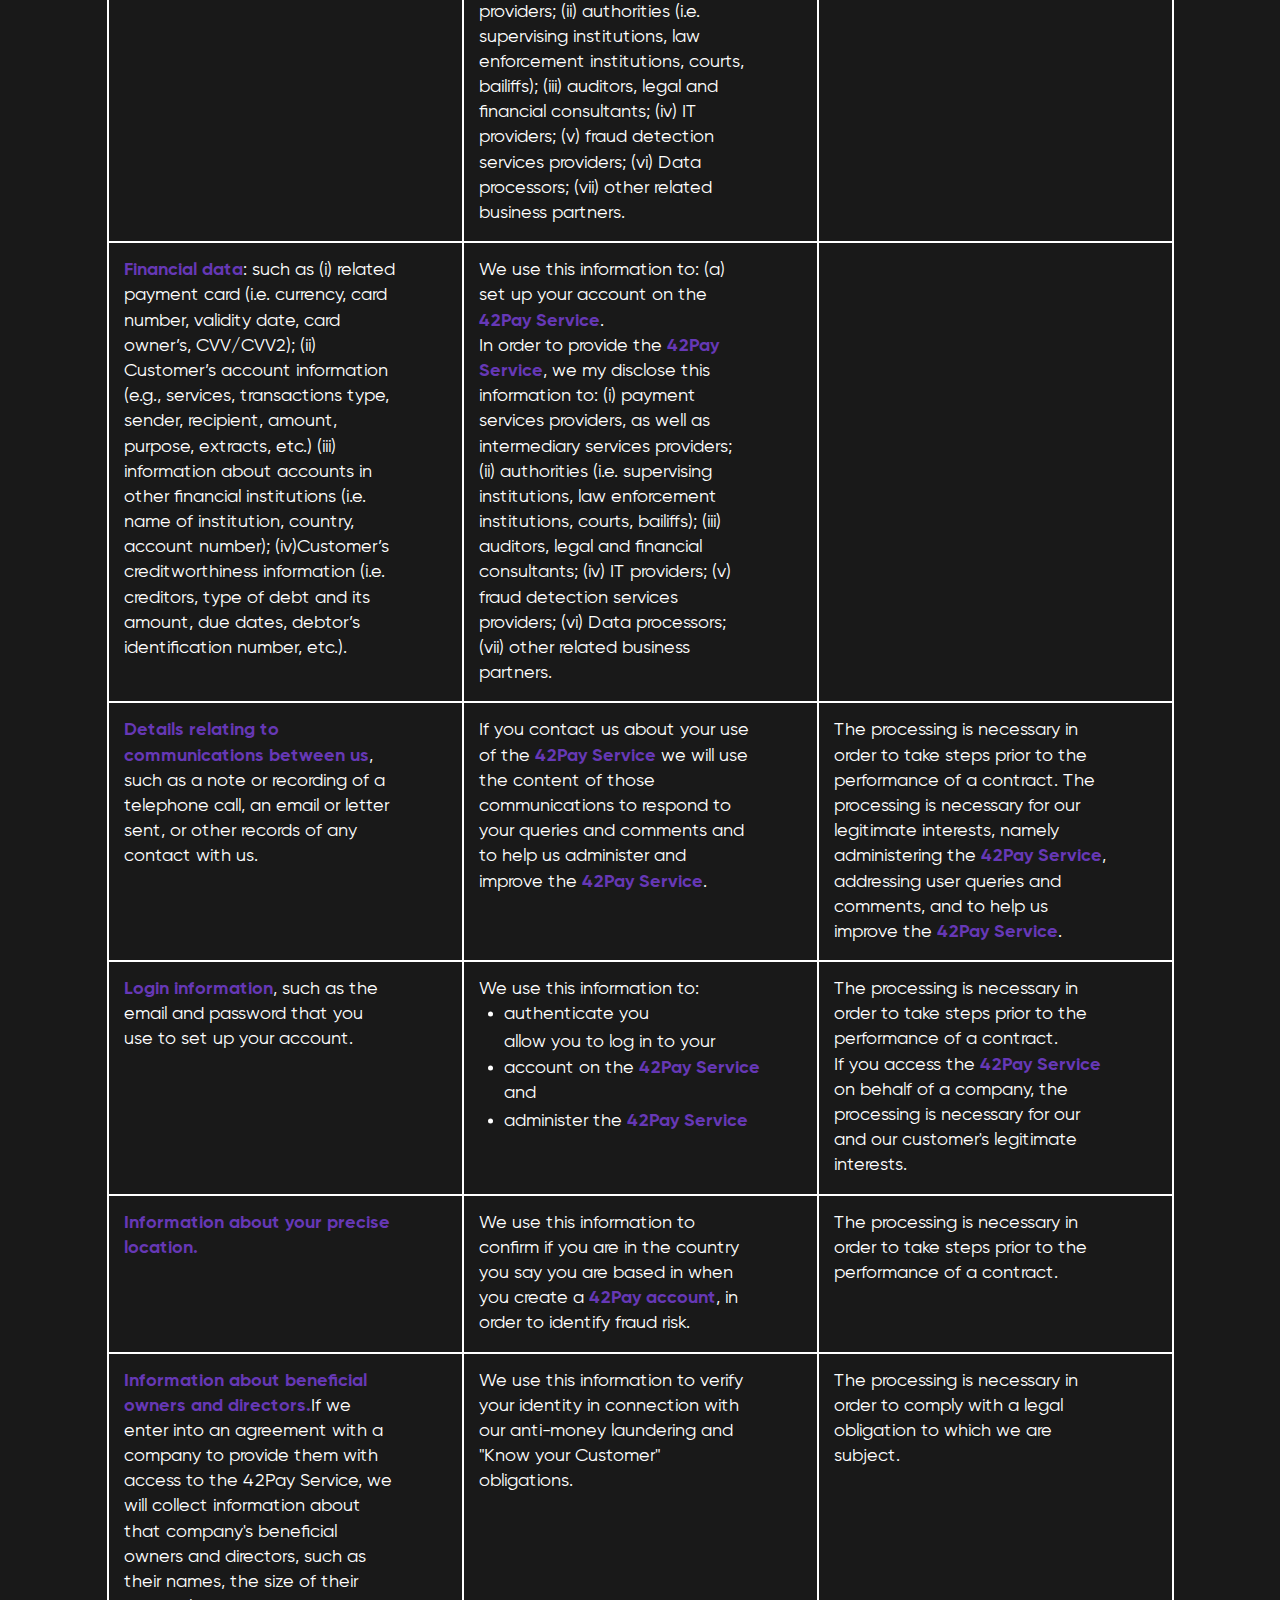
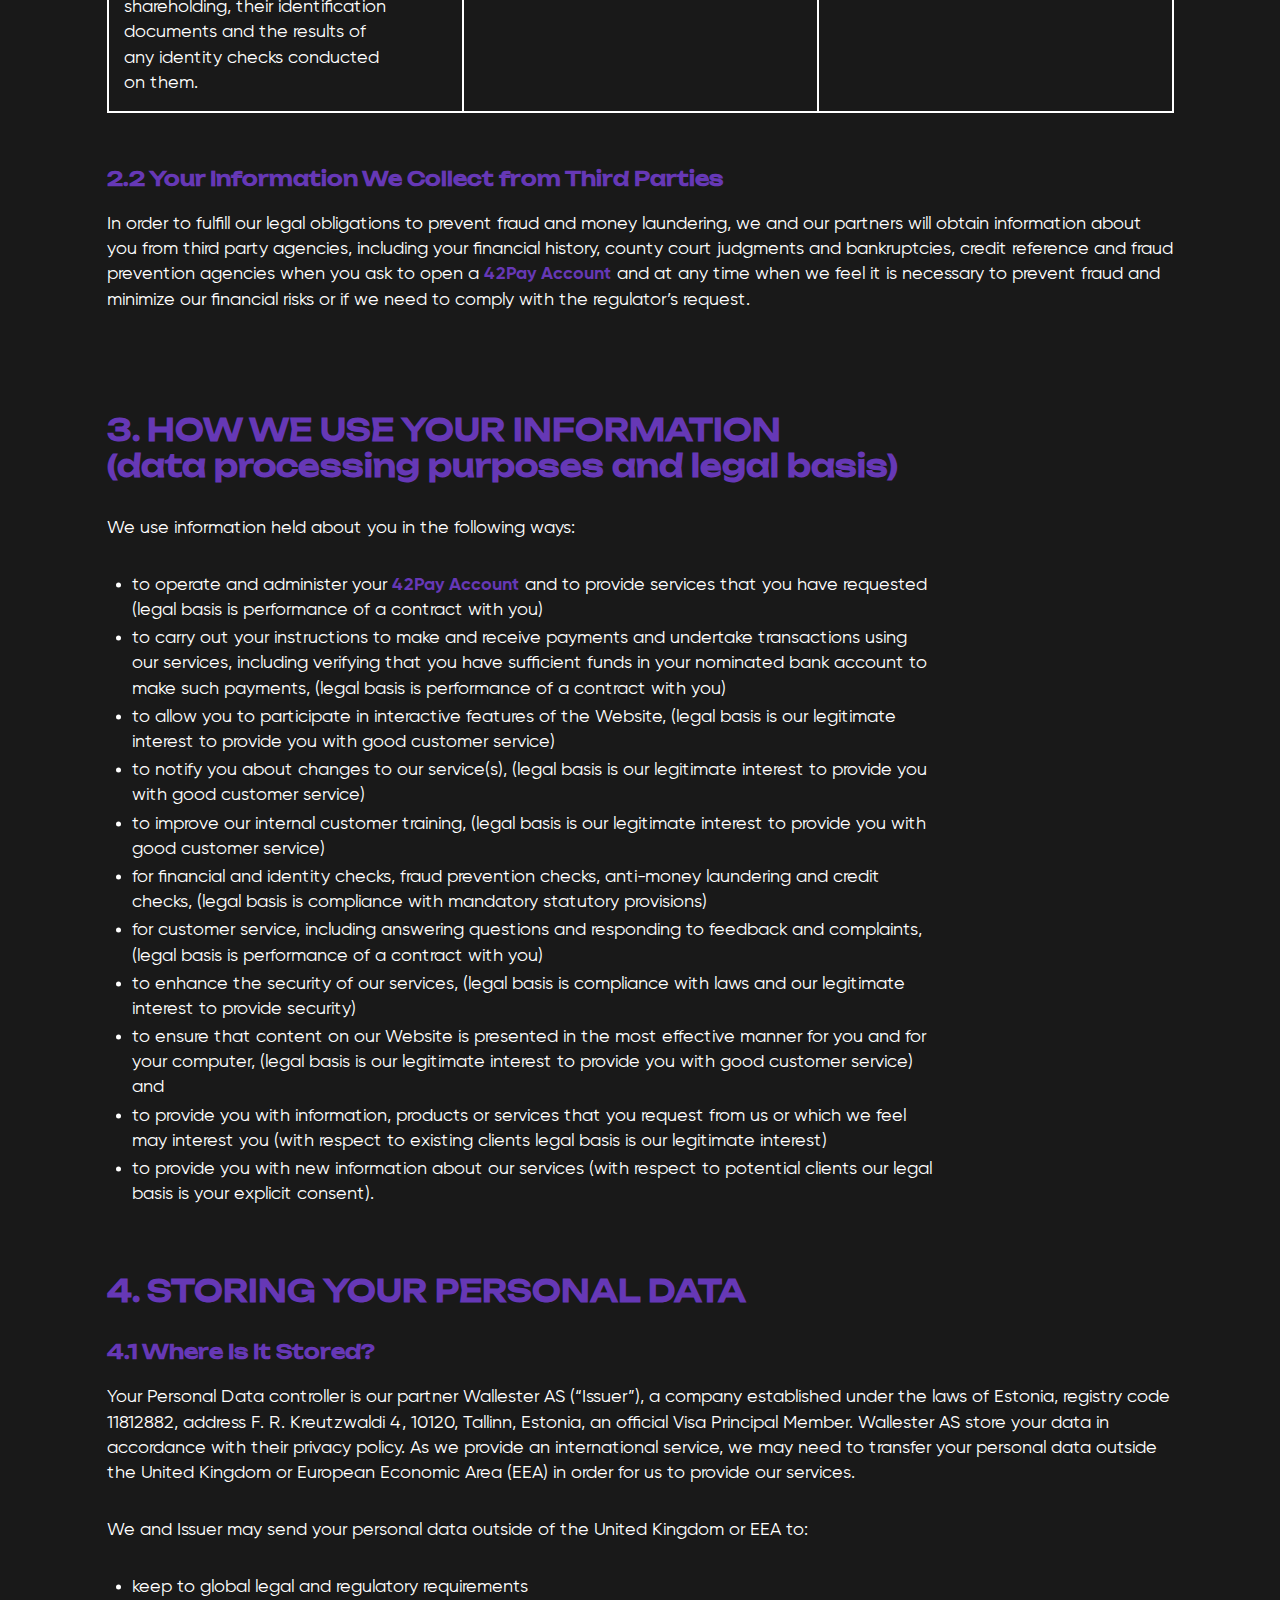
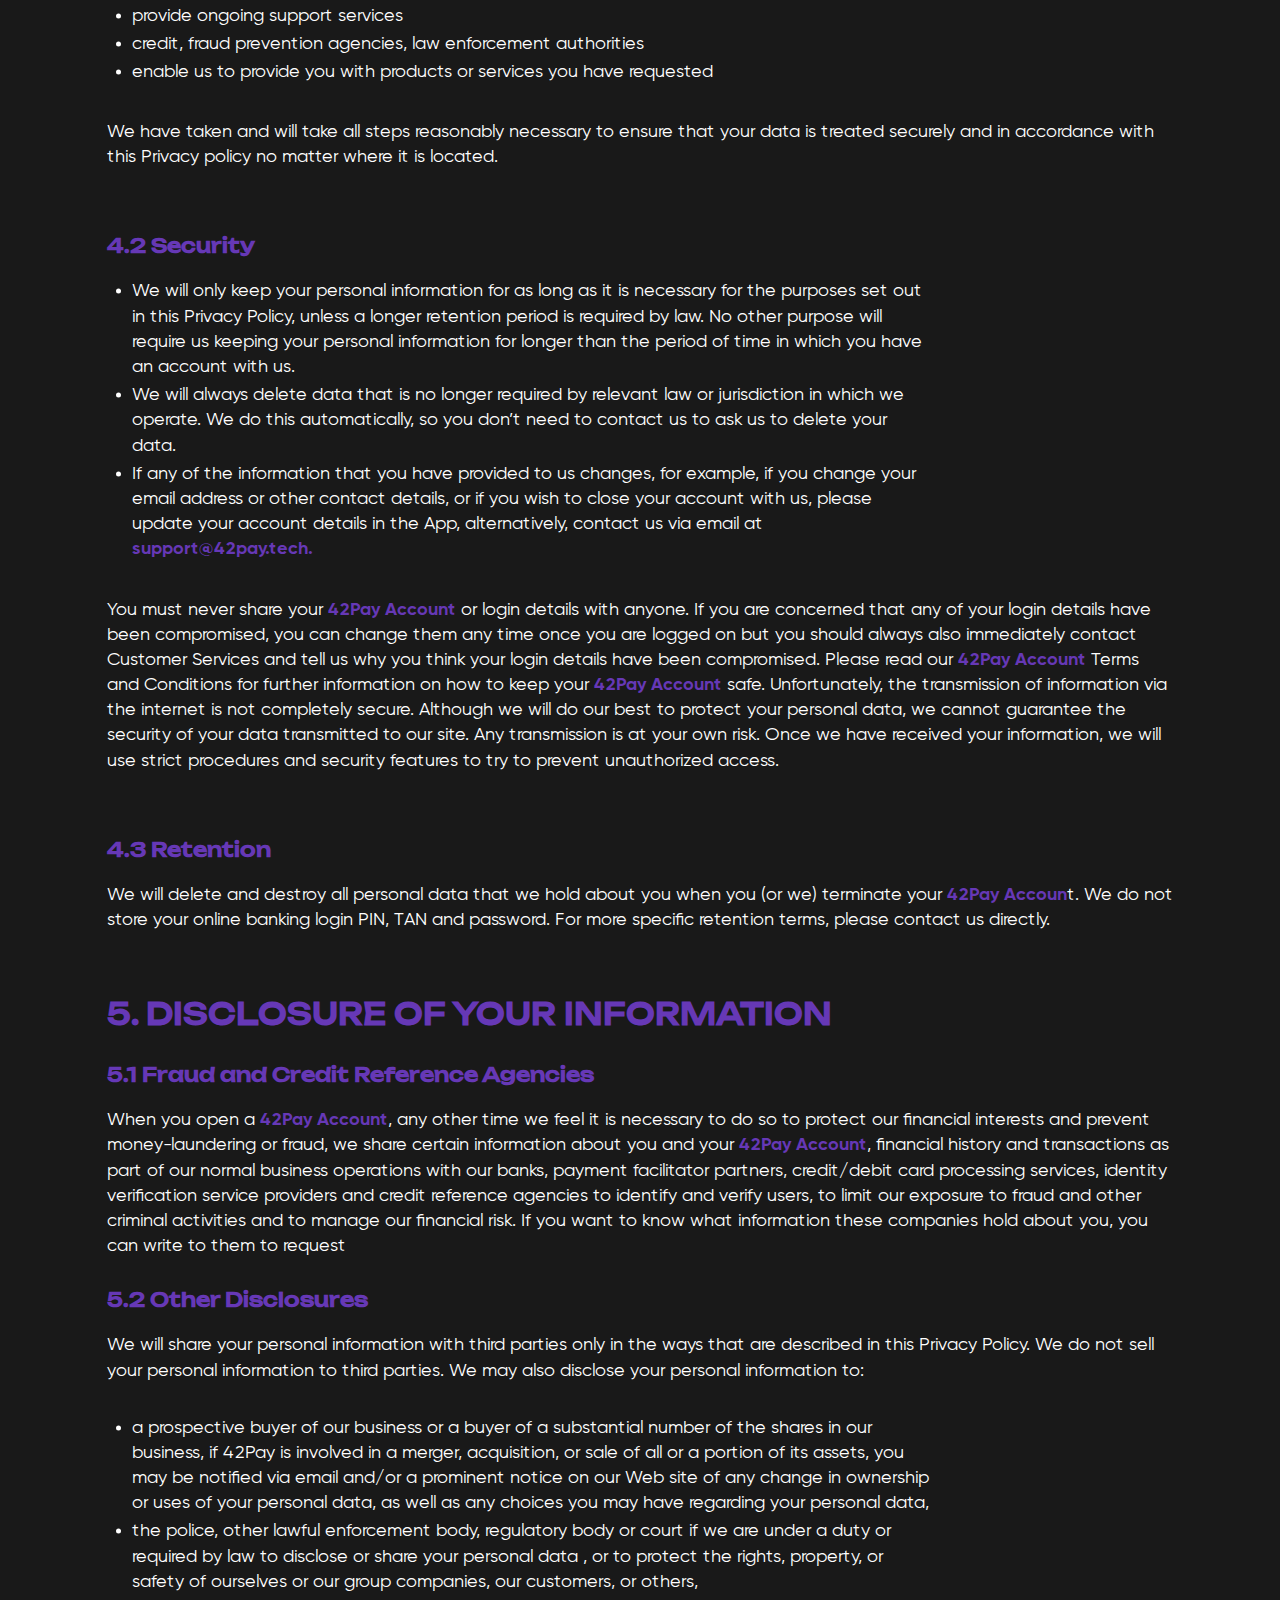
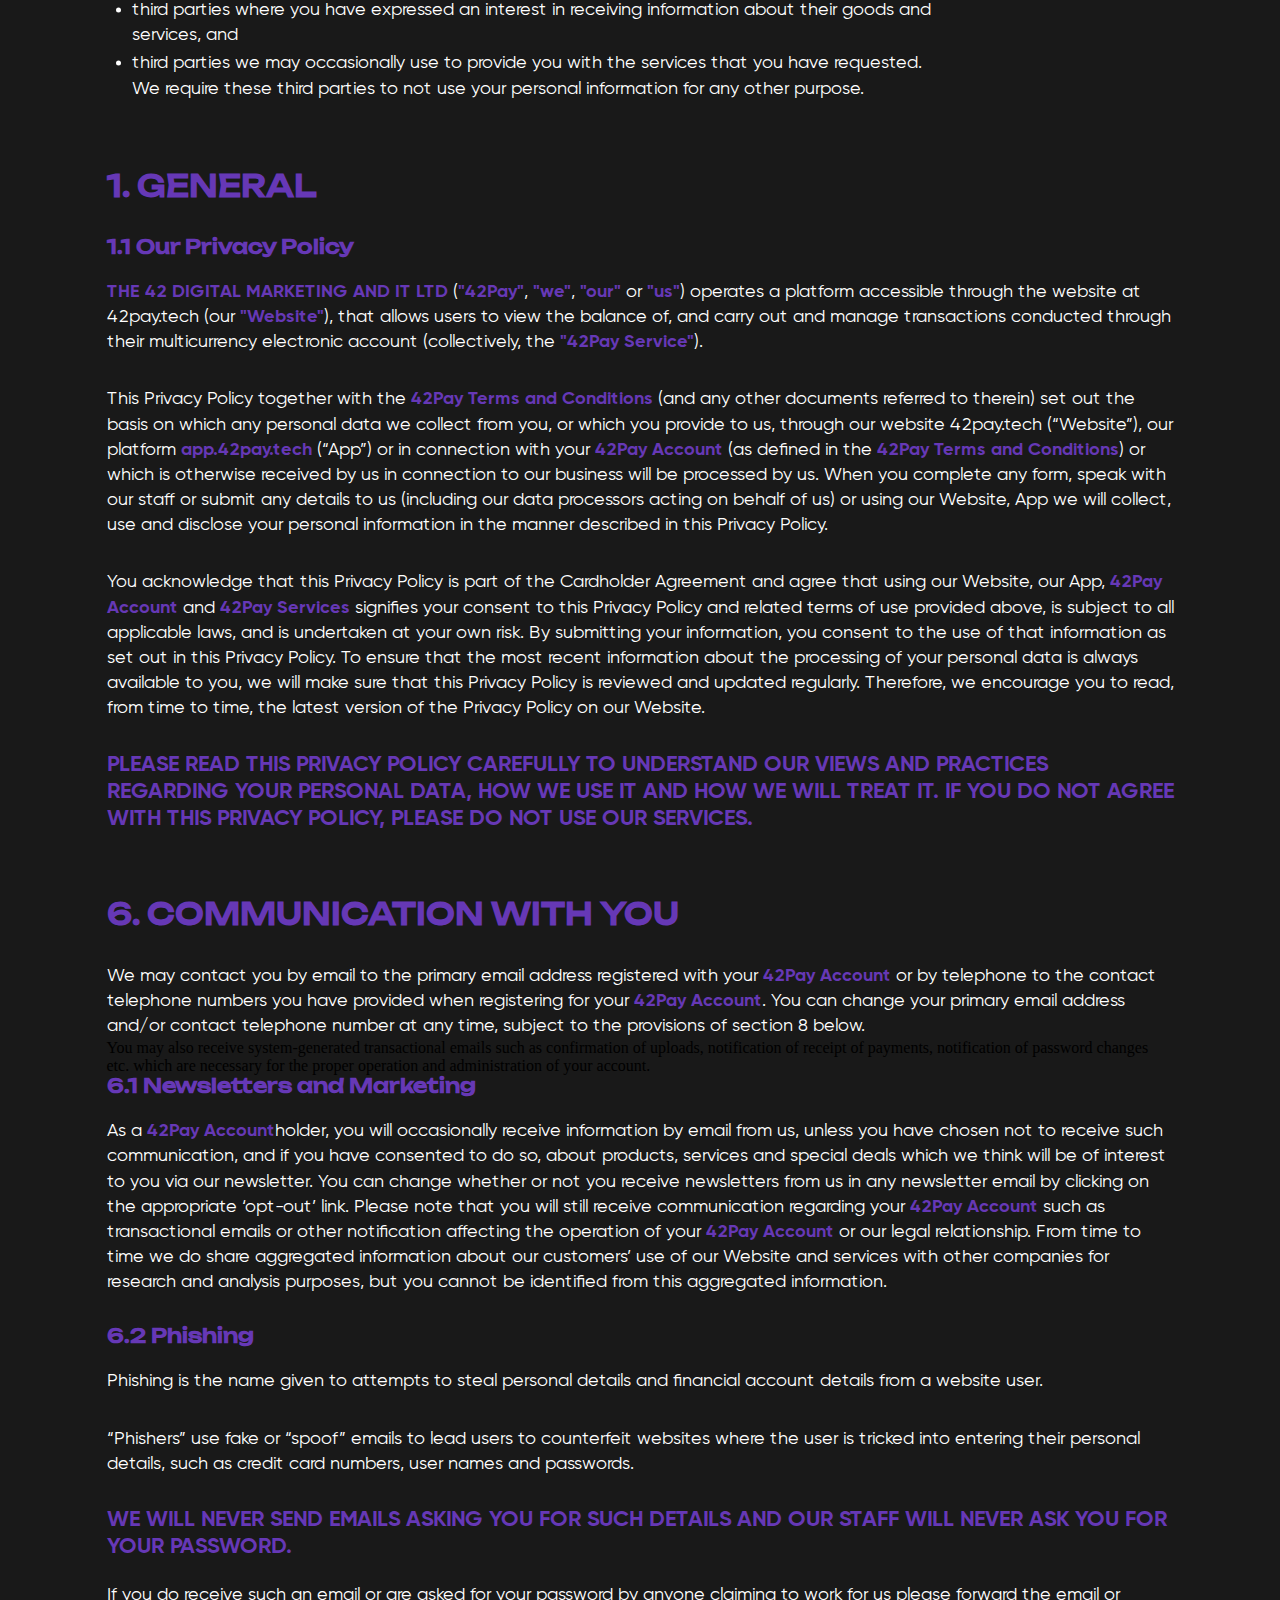
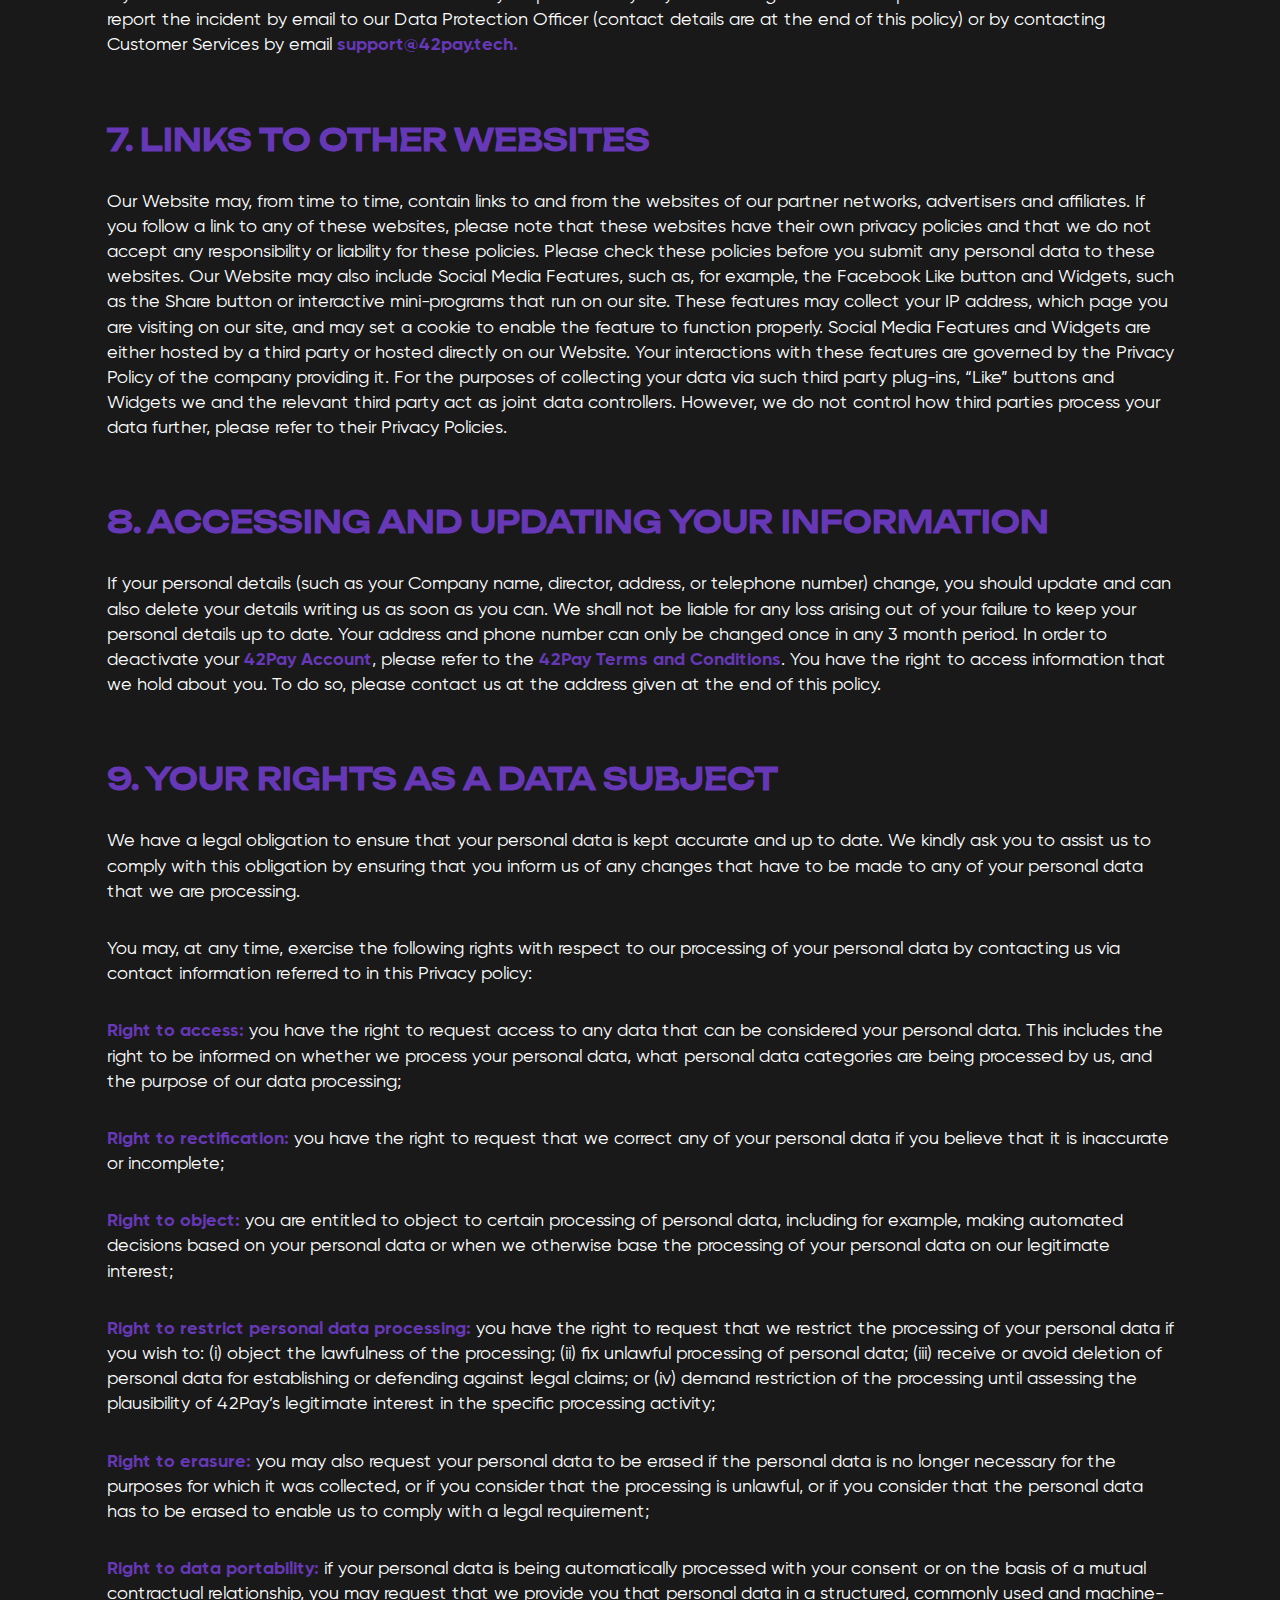
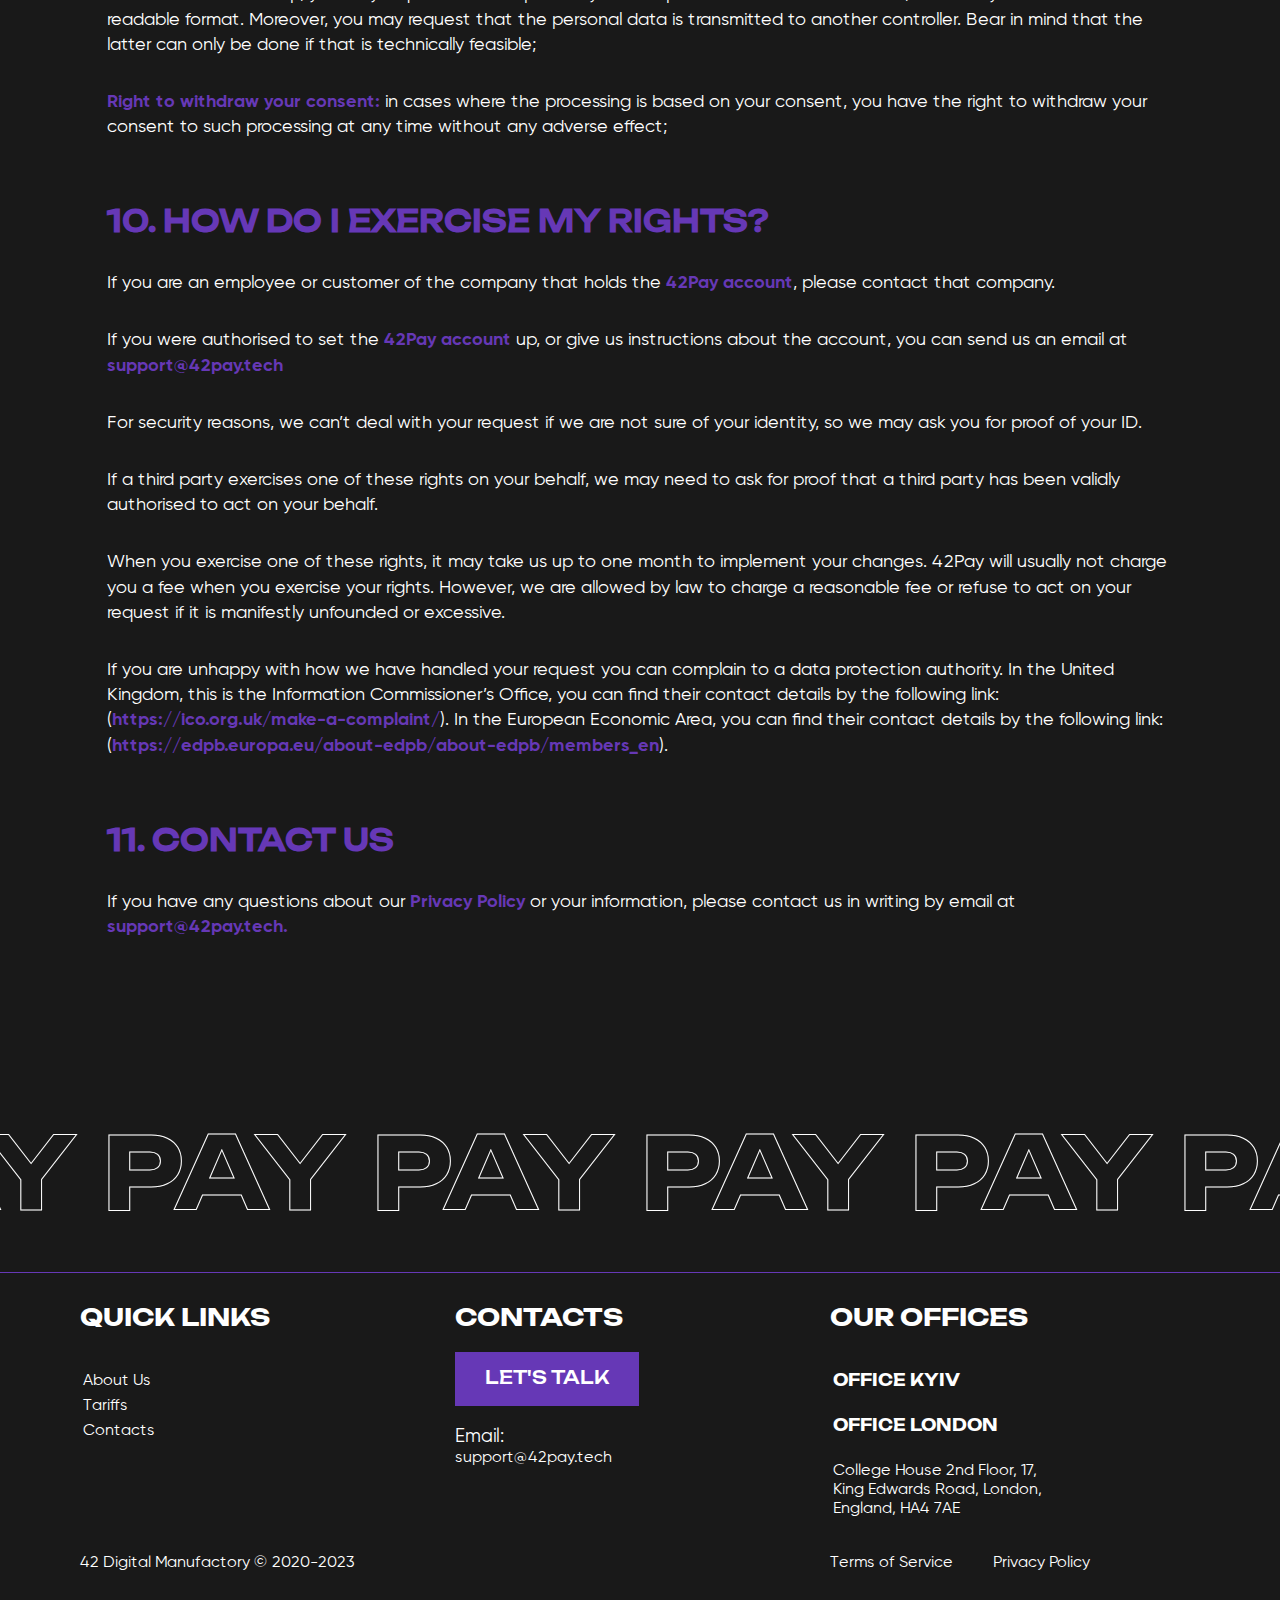
<file: privacy_policy.html>
<!DOCTYPE html>
<html lang="en">
  <head>
    <meta charset="UTF-8" />
    <meta name="viewport" content="width=device-width, initial-scale=1.0" />
    <title>Pay Privacy Policy</title>
    <link rel="stylesheet" href="src/libs/swiper-bundle.min.css" />
    <link rel="stylesheet" href="src/style/style.css" />
  </head>
  <body>
    <header style="background: #191919;" class="header">
      <div class="container">
        <a href="#main" class="logo">
          <img src="src/img/logo/logo.svg" alt="" />
        </a>
        <div class="burger" onclick="toggleMenu(this)">
          <span></span>
          <span></span>
        </div>
        <nav class="navbar">
          <ul>
            <li><a onclick="removeActive(this)" href="#aboutus">About us</a></li>
            <li><a onclick="removeActive(this)" href="#tariffs">Tariffs</a></li>
            <li><a onclick="removeActive(this)" href="#contacts">Contacts</a></li>
          </ul>
          <a href="" class="btn">Let's talk</a>
        </nav>
        <a href="" class="btn">Let's talk</a>
      </div>
    </header>

    <section class="policy">
        <div class="wrapper__h">
            <div class="cross"></div>
            <div class="container">
                <h2>
                    Privacy Policy
                </h2>
            </div>
        </div>
    </section>

    <section class="terms">
        <div class="container">

            <div class="block">

                <p class="title">
                    1.  GENERAL
                </p>

                <p class="stage">
                    1.1 Our Privacy Policy
                </p>

                <p class="subtitle">
                    <span class="separate">
                        <span class="selected__word">THE 42 DIGITAL MARKETING AND IT LTD</span> (<span class="selected__word">"42Pay"</span>, <span class="selected__word">"we"</span>, <span class="selected__word">"our"</span> or <span class="selected__word">"us"</span>) operates a platform accessible through the website at 42pay.tech (our <span class="selected__word">"Website"</span>), that allows users to view the balance of, and carry out and manage transactions conducted through their multicurrency electronic account (collectively, the <span class="selected__word">"42Pay Service"</span>).
                    </span>
                    <span class="separate">
                        This Privacy Policy together with the <span class="selected__word">42Pay Terms and Conditions</span> (and any other documents referred to therein) set out the basis on which any personal data we collect from you, or which you provide to us, through our website 42pay.tech (“Website”), our platform <span class="selected__word">app.42pay.tech</span> (“App”) or in connection with your <span class="selected__word">42Pay Account</span> (as defined in the <span class="selected__word">42Pay Terms and Conditions</span>) or which is otherwise received by us in connection to our business will be processed by us. When you complete any form, speak with our staff or submit any details to us (including our data processors acting on behalf of us) or using our Website, App we will collect, use and disclose your personal information in the manner described in this Privacy Policy.
                    </span>
                
                    <span class="separate">
                        You acknowledge that this Privacy Policy is part of the Cardholder Agreement and agree that using our Website, our App, <span class="selected__word">42Pay Account</span> and <span class="selected__word">42Pay Services</span> signifies your consent to this Privacy Policy and related terms of use provided above, is subject to all applicable laws, and is undertaken at your own risk. By submitting your information, you consent to the use of that information as set out in this Privacy Policy. To ensure that the most recent information about the processing of your personal data is always available to you, we will make sure that this Privacy Policy is reviewed and updated regularly. Therefore, we encourage you to read, from time to time, the latest version of the Privacy Policy on our Website.
                    </span>
                </p>

                <p class="upper_case_text">
                    PLEASE READ THIS PRIVACY POLICY CAREFULLY TO UNDERSTAND OUR VIEWS AND PRACTICES REGARDING YOUR PERSONAL DATA, HOW WE USE IT AND HOW WE WILL TREAT IT. IF YOU DO NOT AGREE WITH THIS PRIVACY POLICY, PLEASE DO NOT USE OUR SERVICES.
                </p>

            </div>


            <div class="block">


                <p class="stage">
                    1.2 Certification
                </p>

                <p class="subtitle">
                    <span class="separate">
                        We agree, if so requested, to notify you of:
                    </span>
                    <span class="separate with__mark no_margin">
                        <span class="mark norm">The</span> nature and extent of the personal data we collect from you directly or via 3rd parties;
                    </span>
                
                    <span class="separate with__mark no_margin">
                        <span class="mark norm">Who</span> processes your personal data;
                    </span>
                    <span class="separate with__mark no_margin">
                        <span class="mark norm">How</span> your personal data are used;
                    </span>
                    <span class="separate with__mark no_margin">
                        <span class="mark norm">With</span> whom we may share your personal data;
                    </span>
                    <span class="separate with__mark no_margin">
                        <span class="mark norm">The</span> choices available to you regarding collection, use and distribution of your personal data (i.e. your data subject rights);
                    </span>
                    <span class="separate with__mark no_margin">
                        <span class="mark norm">The</span> security procedures in place to protect against the loss, misuse or alteration of personal data processed by us;
                    </span>
                    <span class="separate with__mark no_margin">
                        <span class="mark norm">How</span> you can correct any inaccuracies in the personal data.
                    </span>
                </p>


            </div>


            <div class="block">


                <p class="stage">
                    1.3 Changes to this Privacy Policy
                </p>

                <p class="subtitle">
                    <span class="separate">
                        Any changes we make to this Privacy Policy in the future will be posted on this page. Any new Privacy Policy will be effective from the time that it is posted on the Website. We reserve the right to make changes to our Privacy Policy at any time, without notice, where such change is required by applicable legislation. If we make any material changes to the way your personal data are used, we may notify you by email prior to the change becoming effective. You may object to any new use or change in use of your personal data by contacting us as set out in section 10 (Contact Us) below. Depending on the changes, we might treat such objection as a notice to terminate your <span class="selected__word">42Pay Account</span> which would be closed in accordance with the <span class="selected__word">42Pay Terms and Conditions</span>.
                    </span>
                    <span class="separate">
                        Data protection laws do not apply to information about legal entities (for example, limited liability companies). However, they do apply to people. When we provide <span class="selected__word">42Pay products</span>, we process personal data of the individuals authorised to set the account up and give us instructions about the account. We also may process personal data about other employees and customers of the company that receives <span class="selected__word">42Pay products</span>.
                    </span>
                
                    <span class="separate">
                        If more than one person is authorised to give instructions on a <span class="selected__word">42Pay account</span>, references in this notice to ‘you’ and ‘your’ will mean any, or all, of those people. When we refer to a ‘company’, we mean the company that holds the <span class="selected__word">42Pay account</span>.
                    </span>
                    <span class="separate">
                        This notice explains what personal data we collect, how we use it, and your rights if you want to change how we use your personal data. This notice only applies to personal data. It does not apply to company information.
                    </span>
                    <span class="separate ">
                        If you are a customer of a company that holds a <span class="selected__word">42Pay account</span>, or one of its employees who uses the company’s 42Pay account, we process personal data about you as a ‘Company users’. The company that holds <span class="selected__word">42Pay account</span> is the ‘controller’ of your personal data. You should contact the company that holds the <span class="selected__word">42Pay account</span> for information about how it processes your personal data.
                    </span>
                    <span class="separate">
                        We may provide this notice in languages other than English. If there are any discrepancies between other language versions and the English language version, the English language version is authoritative.
                        If you have concerns about how we use your personal data, you can contact <a class="selected__word" href="mailto:support@42pay.tech">support@42pay.tech</a>
                        We will indicate to you where the provision of certain personal information is required in order for us to provide you certain features of the <span class="selected__word">42Pay Service</span>. In certain circumstances, if you do not provide personal information which is required, we will not be able to perform our obligations under the contract with you or may not be able to provide you with our products and/or services.
                    </span>
                </p>

            </div>


            <div class="block">

                <p class="title">
                    2. SOURCES OF INFORMATION WE COLLECT
                </p>

                <p class="stage">
                    2.1 Information We Collect from You
                </p>

                <p class="subtitle">
                    <span class="separate">
                        We may collect and process the following data about you:
                    </span>

                    <span class="separate with__mark no_margin">
                        <span class="mark norm">your</span> full name, address, email address, telephone number, date of birth and bank or payment card details
                    </span>
                
                    <span class="separate with__mark no_margin">
                        <span class="mark norm">and</span> any proof of your identity and/or address that we may request,
                    </span>

                    <span class="separate with__mark no_margin">
                        <span class="mark norm">details</span> of any transactions you carry out through our Website using your 42Pay Account and of the fulfillment of your requests
                    </span>

                    <span class="separate with__mark no_margin">
                        <span class="mark norm">details</span> of any bank account (including, but not limited to, account holder, account name, account
                    </span>

                    <span class="separate with__mark no_margin">
                        <span class="mark norm">number,</span> sort code, online banking PIN, Transaction Authentication Number “TAN” and password,
                    </span>

                    <span class="separate with__mark no_margin">
                        <span class="mark norm">available</span> balance and transaction history of your bank account,),
                    </span>

                    <span class="separate with__mark no_margin">
                        <span class="mark norm">details</span> of any credit, debit or other card used by you for transactions,
                    </span>

                    <span class="separate with__mark no_margin">
                        <span class="mark norm">your</span> participation in any promotion sponsored by us,
                    </span>

                    <span class="separate with__mark no_margin">
                        <span class="mark norm">correspondence</span> that you send us,
                    </span>

                    <span class="separate with__mark no_margin">
                        <span class="mark norm">calls</span> that we make to you or you make to us (call recording),
                    </span>

                    <span class="separate with__mark no_margin">
                        <span class="mark norm">surveys</span> that you complete,
                    </span>

                    <span class="separate with__mark no_margin">
                        <span class="mark norm">information</span> collected through cookies – please see our Cookie Policy,
                    </span>

                    <span class="separate with__mark no_margin">
                        <span class="mark norm">your</span> IP address, log-in times, operating system and browser type,
                    </span>

                    <span class="separate with__mark no_margin">
                        <span class="mark norm">details</span> of your visits to our Website including, but not limited to, traffic data, location data, weblogs and other communication data, whether this is required for our own billing purposes or otherwise and the resources that you access whilst visiting our Website.
                    </span>

                    <span class="separate ended">
                        The following table sets out the categories of personal information that we may collect directly from Users and visitors to our Website, how we use them and the legal basis we rely on for doing so:
                    </span>
                    
                </p>

            </div>

            <div class="table">

                <div class="head">
                    <div class="col">
                        <p>
                            Information Collected
                        </p>
                    </div>

                    <div class="col">
                        <p>
                            Purpose of Processing
                        </p>
                    </div>

                    <div class="col">
                        <p>
                            Purpose of Processing
                        </p>
                    </div>
                </div>

                <div class="body">
                    <div class="col">
                        <p >
                            <span class="selected__word">Contact details</span> such as your name, address, email and telephone number(s).
                        </p>
                    </div>
                    <div class="col">
                        <p style="flex-direction: column; align-items: flex-start; display: flex;">
                            <span class="separate no_margin">
                                We use this information to:
                            </span>

                            <span class="separate with__mark no_margin">
                                <span class="mark">communicate</span> with you about any queries you may have regarding your access to and use of the <span class="selected__word">42Pay Service</span>;
                            </span>

                            <span class="separate with__mark no_margin">
                                <span class="mark">send</span> you service-related communications;
                            </span>

                            <span class="separate with__mark no_margin">
                                <span class="mark">administering</span> the <span class="selected__word">42Pay Service</span> and addressing user queries
                            </span>
                        </p>
                    </div>

                    <div class="col">
                        <p>
                            The processing is necessary for our legitimate interests.
                        </p>
                    </div>


                    <div class="col" >
                        <p style="display: inline;">
                            <span class="selected__word">Contact details</span> such as your name, address, email and telephone number(s), and information about your marketing and communication preferences.
                        </p>
                    </div>

                    <div class="col">
                        <p>
                            We use this information to send you marketing communications.
                        </p>
                    </div>

                    <div class="col">
                        <p>
                            We will only process your personal information in this way to the extent you give us your consent to do so.
                        </p>
                    </div>

                    <div class="col">
                        <p style="display: inline;">
                            <span class="selected__word">Contact details</span> such as your name, address, email and telephone number(s).
                        </p>
                    </div>

                    <div class="col">
                        <p>
                            We use this information to: (a) set up your account on the <span class="selected__word">42Pay Service</span>.
                        </p>
                        <p>
                            (b) provide access to and administer the <span class="selected__word">42Pay Service</span>.
                        </p>
                        <p>
                            We disclose this information to: for the purpose of providing the <span class="selected__word">42Pay Service</span>:
                        </p>
                        <p>
                            (i) payment services providers, as well as intermediary services providers;
                        </p>
                        <p>
                            (ii) authorities (i.e. supervising institutions, law enforcement institutions, courts, bailiffs);
                        </p>
                        <p>
                            (iii) auditors, legal and financial consultants;
                        </p>
                        <p>
                            (iv) IT providers;
                        </p>
                        <p>
                            (v) fraud detection services providers;
                        </p>
                        <p>
                            (vi) Data processors;
                        </p>
                        <p>
                            (vii) other related business partners.
                        </p>
                    </div>

                    <div class="col">

                        <p>
                            The processing is necessary in order to take steps prior to the performance of a contract.
                        </p>

                        <p>
                            If you access the 42Pay Service on behalf of a company, the processing is necessary for our and our customer's legitimate interests.
                        </p>
                    
                    </div>

                    <div class="col">

                        <p>
                            <span class="selected__word">Identity document data</span>: such as ID Type (Passport / Identity Card / Residence permit), its copy, document number, date of issue, date of expiry).
                        </p>

                    </div>

                    <div class="col">

                        <p>
                            We use this information to: (a) set up your account on the <span class="selected__word">42Pay Service</span>.
                        </p>

                        <p>
                            (b) provide access to and administer the <span class="selected__word">42Pay Service</span> and we may disclose this information to: (i) authorities (i.e. supervising institutions, law enforcement institutions, courts, bailiffs); (ii) auditors, legal and financial consultants; (iii) IT providers; (iv) fraud detection services providers; (v) Data processors; (vi) other related business partners.
                        </p>

                    </div>

                    <div class="col">

                      

                    </div>

                    <div class="col">

                        <p>
                            <span class="selected__word">Data obtained and/or created while performing legal obligation</span>: such as inquiries, requests, notifications, orders, courts decisions or other data related to the specific 
                        </p>

                        <p>
                            Customer(s) which may be received by or provided to the police, courts, investigative bodies, notaries, tax administrator, courts, bailiffs and other institutions
                        </p>

                    </div>

                    <div class="col">

                       <p>
                        Processing is necessary: (a) for compliance with a legal obligation to which we are subject; and/or (c) for the purposes of the legitimate interests pursued by us or the third party.
                       </p>

                       <p>
                        In order to provide the <span class="selected__word">42Pay Service</span>, we my disclose this information to: (i) authorities (i.e. supervising institutions, law enforcement institutions, courts, bailiffs); (ii) auditors, legal and financial consultants; (iii) IT providers; (iv) fraud detection services providers; (v) Data processors; (vi) other related business partners.
                       </p>

                    </div>


                    <div class="col">

            
 
                     </div>

                     <div class="col">

                        <p>
                            <span class="selected__word">Information about Customer‘s occupation and income sources</span>: (i) Specific occupation: paid employee (position) / owner of legal entity (company name) / registered self-employee / unemployed / other; (ii) Main sectors of customer’s occupation, individual or business activity; (iii) Information regarding countries in which customer is employed, carries out individual activity or business: countries, whereas activity or business is conducted or registered in preferential tax zone, percentage of turnover in cash for such activity or business.
                        </p>
 
                     </div>

                     <div class="col">

                        <p>
                            We use this information to:
                        </p>
                        <p>
                            (a) set up your account on the <span class="selected__word">42Pay Service</span> (account opening, transfers of funds, payment collection and other payment services);
                        </p>

                        <p>
                            (b) prevention of money laundering and terrorist financing (implementation of the principle "Know Your Customer”);
                        </p>

                        <p>
                            (c) implementation of international sanctions; In order to provide the <span class="selected__word">42Pay Service</span>, we my disclose this information to: (i) payment services providers, as well as intermediary services providers; 
                        </p>

                        <p>
                            (ii) authorities (i.e. supervising institutions, law enforcement institutions, courts, bailiffs); (iii) auditors, legal and financial consultants; (iv) IT providers; (v) fraud detection services providers; (vi) Data processors; (vii) other related business partners.
                        </p>
 
                     </div>

                     <div class="col"></div>

                     <div class="col">
                        <p>
                            <span class="selected__word">Payment account opening information</span>: such as (i) Purpose for account opening; (ii) Source of Customer’s income and wealth; (iii)Services which the Customer plans to use; (iv) Monthly planned account turnover; (vi) Number of transactions and countries from which the funds will be received or transferred; (vii) Account number;
                        </p>
                     </div>

                     <div class="col">
                        <p>
                            We use this information to:
                        </p>
                        <p>
                            (a) set up your account on the <span class="selected__word">42Pay Service</span> (account opening, transfers of funds, payment collection and other payment services);
                        </p>
                        <p>
                            (b) prevention of money laundering and terrorist financing (implementation of the principle "Know Your Customer”);
                        </p>
                        <p>
                            (c) implementation of international sanctions; In order to provide the <span class="selected__word">42Pay Service</span>, we my disclose this information to: (i) payment services providers, as well as intermediary services providers; (ii) authorities (i.e. supervising institutions, law enforcement institutions, courts, bailiffs); (iii) auditors, legal and financial consultants; (iv) IT providers; (v) fraud detection services providers; (vi) Data processors; (vii) other related business partners.
                        </p>
                     </div>

                     <div class="col"></div>

                     <div class="col">
                        <p>
                            <span class="selected__word">Financial data</span>: such as (i) related payment card (i.e. currency, card number, validity date, card owner’s, CVV/CVV2); (ii) Customer’s account information (e.g., services, transactions type, sender, recipient, amount, purpose, extracts, etc.) (iii) information about accounts in other financial institutions (i.e. name of institution, country, account number); (iv)Customer’s creditworthiness information (i.e. creditors, type of debt and its amount, due dates, debtor’s identification number, etc.).
                        </p>
                     </div>

                     <div class="col">
                        <p>
                            We use this information to: (a) set up your account on the <span class="selected__word">42Pay Service</span>.
                        </p>
                        <p>
                            In order to provide the <span class="selected__word">42Pay Service</span>, we my disclose this information to: (i) payment services providers, as well as intermediary services providers; (ii) authorities (i.e. supervising institutions, law enforcement institutions, courts, bailiffs); (iii) auditors, legal and financial consultants; (iv) IT providers; (v) fraud detection services providers; (vi) Data processors; (vii) other related business partners.
                        </p>
                     </div>

                     <div class="col"></div>

                     <div class="col">
                        <p>
                            <span class="selected__word">Details relating to communications between us</span>, such as a note or recording of a telephone call, an email or letter sent, or other records of any contact with us.
                        </p>
                     </div>

                     <div class="col">
                        <p>
                            If you contact us about your use of the <span class="selected__word">42Pay Service</span> we will use the content of those communications to respond to your queries and comments and to help us administer and improve the <span class="selected__word">42Pay Service</span>.
                        </p>
                     </div>

                     <div class="col">
                        <p>
                            The processing is necessary in order to take steps prior to the performance of a contract. The processing is necessary for our legitimate interests, namely administering the <span class="selected__word">42Pay Service</span>, addressing user queries and comments, and to help us improve the <span class="selected__word">42Pay Service</span>.
                        </p>
                     </div>

                     <div class="col">
                        <p>
                            <span class="selected__word">Login information</span>, such as the email and password that you use to set up your account.
                        </p>
                     </div>

                     <div class="col">
                        <p style="flex-direction: column; display: flex; align-items: flex-start;" >
                            We use this information to:
                            <span class="separate with__mark no_margin">
                                <span class="mark">
                                    authenticate you
                                </span>
                            </span>
                            <span class="separate with__mark no_margin">
                                <span class="mark">
                                    allow you to log in to your account on the <span class="selected__word">42Pay Service</span> and
                                </span>
                            </span>
                            <span class="separate with__mark no_margin">
                                <span class="mark">
                                    administer the <span class="selected__word">42Pay Service</span>
                                </span>
                            </span>
                        </p>
                     </div>

                     <div class="col">
                        <p>
                            The processing is necessary in order to take steps prior to the performance of a contract.
                        </p>
                        <p>
                            If you access the <span class="selected__word">42Pay Service</span> on behalf of a company, the processing is necessary for our and our customer's legitimate interests.
                        </p>
                     </div>

                     <div class="col">
                        <p>
                            <span class="selected__word">Information about your precise location.</span>
                        </p>
                     </div>

                     <div class="col">
                        <p>
                            We use this information to confirm if you are in the country you say you are based in when you create a <span class="selected__word">42Pay account</span>, in order to identify fraud risk.
                        </p>
                     </div>

                     <div class="col">
                        <p>
                            The processing is necessary in order to take steps prior to the performance of a contract.
                        </p>
                     </div>

                     <div class="col">
                        <p>
                            <span class="selected__word">Information about beneficial owners and directors.</span>If we enter into an agreement with a company to provide them with access to the 42Pay Service, we will collect information about that company's beneficial owners and directors, such as their names, the size of their shareholding, their identification documents and the results of any identity checks conducted on them.
                        </p>
                     </div>

                     <div class="col">
                        <p>
                            We use this information to verify your identity in connection with our anti-money laundering and "Know your Customer" obligations.
                        </p>
                     </div>

                     <div class="col">
                        <p>
                            The processing is necessary in order to comply with a legal obligation to which we are subject.
                        </p>
                     </div>

                </div>

            </div>

            <div class="block">

                <p class="stage">
                    2.2 Your Information We Collect from Third Parties
                </p>

                <p class="subtitle">
                    <span class="separate">
                        In order to fulfill our legal obligations to prevent fraud and money laundering, we and our partners will obtain information about you from third party agencies, including your financial history, county court judgments and bankruptcies, credit reference and fraud prevention agencies when you ask to open a <span class="selected__word">42Pay Account</span> and at any time when we feel it is necessary to prevent fraud and minimize our financial risks or if we need to comply with the regulator’s request.
                    </span>
                    
                </p>

            </div>

            <div class="block">

                <p class="title" style="text-transform: inherit; white-space: pre-line;">
                    3.  HOW WE USE YOUR INFORMATION 
                        (data processing purposes and legal basis)
                </p>


                <p class="subtitle">
                    <span class="separate">
                        We use information held about you in the following ways:
                    </span>
                    <span class="separate with__mark no_margin">
                        <span class="mark norm">
                            to 
                        </span>
                        operate and administer your <span class="selected__word">42Pay Account</span> and to provide services that you have requested (legal basis is performance of a contract with you)
                    </span>

                    <span class="separate with__mark no_margin">
                        <span class="mark norm">
                            to 
                        </span>
                        carry out your instructions to make and receive payments and undertake transactions using our services, including verifying that you have sufficient funds in your nominated bank account to make such payments, (legal basis is performance of a contract with you)
                    </span>

                    <span class="separate with__mark no_margin">
                        <span class="mark norm">
                            to 
                        </span>
                        allow you to participate in interactive features of the Website, (legal basis is our legitimate interest to provide you with good customer service)
                    </span>

                    <span class="separate with__mark no_margin">
                        <span class="mark norm">
                            to 
                        </span>
                        notify you about changes to our service(s), (legal basis is our legitimate interest to provide you with good customer service)
                    </span>

                    <span class="separate with__mark no_margin">
                        <span class="mark norm">
                            to 
                        </span>
                        improve our internal customer training, (legal basis is our legitimate interest to provide you with good customer service)
                    </span>

                    <span class="separate with__mark no_margin">
                        <span class="mark norm">
                            for 
                        </span>
                        financial and identity checks, fraud prevention checks, anti-money laundering and credit checks, (legal basis is compliance with mandatory statutory provisions)
                    </span>

                    <span class="separate with__mark no_margin">
                        <span class="mark norm">
                            for 
                        </span>
                        customer service, including answering questions and responding to feedback and complaints, (legal basis is performance of a contract with you)
                    </span>

                    <span class="separate with__mark no_margin">
                        <span class="mark norm">
                            to 
                        </span>
                        enhance the security of our services, (legal basis is compliance with laws and our legitimate interest to provide security)
                    </span>

                    <span class="separate with__mark no_margin">
                        <span class="mark norm">
                            to 
                        </span>
                        ensure that content on our Website is presented in the most effective manner for you and for your computer, (legal basis is our legitimate interest to provide you with good customer service) and
                    </span>

                    <span class="separate with__mark no_margin">
                        <span class="mark norm">
                            to 
                        </span>
                        provide you with information, products or services that you request from us or which we feel may interest you (with respect to existing clients legal basis is our legitimate interest)
                    </span>

                    <span class="separate with__mark no_margin">
                        <span class="mark norm">
                            to 
                        </span>
                        provide you with new information about our services (with respect to potential clients our legal basis is your explicit consent).
                    </span>
                
                </p>

            </div>

            <div class="block">

                <p class="title">
                    4.  STORING YOUR PERSONAL DATA
                </p>

                <p class="stage">
                    4.1 Where Is It Stored?
                </p>

                <p class="subtitle">
                    <span class="separate">
                        Your Personal Data controller is our partner Wallester AS (“Issuer”), a company established under the laws of Estonia, registry code 11812882, address F. R. Kreutzwaldi 4, 10120, Tallinn, Estonia, an official Visa Principal Member. Wallester AS store your data in accordance with their privacy policy. As we provide an international service, we may need to transfer your personal data outside the United Kingdom or European Economic Area (EEA) in order for us to provide our services.
                    </span>
                    <span class="separate">
                        We and Issuer may send your personal data outside of the United Kingdom or EEA to:
                    </span>
                
                    <span class="separate with__mark no_margin">
                        <span class="mark norm">keep</span> to global legal and regulatory requirements
                    </span>
                    <span class="separate with__mark no_margin">
                        <span class="mark norm">provide</span> ongoing support services
                    </span>
                    <span class="separate with__mark no_margin">
                        <span class="mark norm">credit,</span> fraud prevention agencies, law enforcement authorities
                    </span>
                    <span class="separate with__mark no_margin">
                        <span class="mark norm">enable</span> us to provide you with products or services you have requested
                    </span>

                    <span class="separate ended">
                        ‍We have taken and will take all steps reasonably necessary to ensure that your data is treated securely and in accordance with this Privacy policy no matter where it is located.
                    </span>
                </p>

               

            </div>

            <div class="block">

                <p class="stage">
                    4.2 Security
                </p>

                <p class="subtitle">
                
                    <span class="separate with__mark no_margin">
                        <span class="mark norm">We</span> will only keep your personal information for as long as it is necessary for the purposes set out in this Privacy Policy, unless a longer retention period is required by law. No other purpose will require us keeping your personal information for longer than the period of time in which you have an account with us.
                    </span>
                    <span class="separate with__mark no_margin">
                        <span class="mark norm">We</span> will always delete data that is no longer required by relevant law or jurisdiction in which we operate. We do this automatically, so you don’t need to contact us to ask us to delete your data.
                    </span>
                    <span class="separate with__mark no_margin">
                        <span class="mark norm">If</span> any of the information that you have provided to us changes, for example, if you change your email address or other contact details, or if you wish to close your account with us, please update your account details in the App, alternatively, contact us via email at <a class="selected__word" href="mailto:support@42pay.tech.">support@42pay.tech.</a>
                    </span>
                

                    <span class="separate ended">
                        You must never share your <span class="selected__word">42Pay Account</span> or login details with anyone. If you are concerned that any of your login details have been compromised, you can change them any time once you are logged on but you should always also immediately contact Customer Services and tell us why you think your login details have been compromised. Please read our <span class="selected__word">42Pay Account</span> Terms and Conditions for further information on how to keep your <span class="selected__word">42Pay Account</span> safe. Unfortunately, the transmission of information via the internet is not completely secure. Although we will do our best to protect your personal data, we cannot guarantee the security of your data transmitted to our site. Any transmission is at your own risk. Once we have received your information, we will use strict procedures and security features to try to prevent unauthorized access.
                    </span>
                </p>

               

            </div>

            <div class="block">

                <p class="stage">
                    4.3 Retention
                </p>

                <p class="subtitle">
                
                    <span class="separate">
                        We will delete and destroy all personal data that we hold about you when you (or we) terminate your <span class="selected__word">42Pay Accoun</span>t. We do not store your online banking login PIN, TAN and password. For more specific retention terms, please contact us directly.
                    </span>
                </p>

            </div>

            <div class="block">

                <p class="title">
                    5.  DISCLOSURE OF YOUR INFORMATION
                </p>

                <p class="stage">
                    5.1 Fraud and Credit Reference Agencies
                </p>

                <p class="subtitle">
                    <span class="separate">
                        When you open a <span class="selected__word">42Pay Account</span>, any other time we feel it is necessary to do so to protect our financial interests and prevent money-laundering or fraud, we share certain information about you and your <span class="selected__word">42Pay Account</span>, financial history and transactions as part of our normal business operations with our banks, payment facilitator partners, credit/debit card processing services, identity verification service providers and credit reference agencies to identify and verify users, to limit our exposure to fraud and other criminal activities and to manage our financial risk. If you want to know what information these companies hold about you, you can write to them to request
                    </span>
                
                </p>

                <p class="stage" style="margin-top: 30px;">
                    5.2 Other Disclosures
                </p>

                <p class="subtitle">
                    <span class="separate">
                        We will share your personal information with third parties only in the ways that are described in this Privacy Policy. We do not sell your personal information to third parties. We may also disclose your personal information to:
                    </span>

                    <span class="separate with__mark no_margin">
                        <span class="mark norm">
                            a 
                        </span>
                        prospective buyer of our business or a buyer of a substantial number of the shares in our business, if 42Pay is involved in a merger, acquisition, or sale of all or a portion of its assets, you may be notified via email and/or a prominent notice on our Web site of any change in ownership or uses of your personal data, as well as any choices you may have regarding your personal data,
                    </span>

                    <span class="separate with__mark no_margin">
                        <span class="mark norm">
                            the 
                        </span>
                        police, other lawful enforcement body, regulatory body or court if we are under a duty or required by law to disclose or share your personal data , or to protect the rights, property, or safety of ourselves or our group companies, our customers, or others,
                    </span>

                    <span class="separate with__mark no_margin">
                        <span class="mark norm">
                            third 
                        </span>
                        parties where you have expressed an interest in receiving information about their goods and services, and
                    </span>

                    <span class="separate with__mark no_margin">
                        <span class="mark norm">
                            third 
                        </span>
                        parties we may occasionally use to provide you with the services that you have requested. We require these third parties to not use your personal information for any other purpose.
                    </span>
                </p>


            </div>

            <div class="block">

                <p class="title">
                    1.  GENERAL
                </p>

                <p class="stage">
                    1.1 Our Privacy Policy
                </p>

                <p class="subtitle">
                    <span class="separate">
                        <span class="selected__word">THE 42 DIGITAL MARKETING AND IT LTD</span> (<span class="selected__word">"42Pay"</span>, <span class="selected__word">"we"</span>, <span class="selected__word">"our"</span> or <span class="selected__word">"us"</span>) operates a platform accessible through the website at 42pay.tech (our <span class="selected__word">"Website"</span>), that allows users to view the balance of, and carry out and manage transactions conducted through their multicurrency electronic account (collectively, the <span class="selected__word">"42Pay Service"</span>).
                    </span>
                    <span class="separate">
                        This Privacy Policy together with the <span class="selected__word">42Pay Terms and Conditions</span> (and any other documents referred to therein) set out the basis on which any personal data we collect from you, or which you provide to us, through our website 42pay.tech (“Website”), our platform <span class="selected__word">app.42pay.tech</span> (“App”) or in connection with your <span class="selected__word">42Pay Account</span> (as defined in the <span class="selected__word">42Pay Terms and Conditions</span>) or which is otherwise received by us in connection to our business will be processed by us. When you complete any form, speak with our staff or submit any details to us (including our data processors acting on behalf of us) or using our Website, App we will collect, use and disclose your personal information in the manner described in this Privacy Policy.
                    </span>
                
                    <span class="separate">
                        You acknowledge that this Privacy Policy is part of the Cardholder Agreement and agree that using our Website, our App, <span class="selected__word">42Pay Account</span> and <span class="selected__word">42Pay Services</span> signifies your consent to this Privacy Policy and related terms of use provided above, is subject to all applicable laws, and is undertaken at your own risk. By submitting your information, you consent to the use of that information as set out in this Privacy Policy. To ensure that the most recent information about the processing of your personal data is always available to you, we will make sure that this Privacy Policy is reviewed and updated regularly. Therefore, we encourage you to read, from time to time, the latest version of the Privacy Policy on our Website.
                    </span>
                </p>

                <p class="upper_case_text">
                    PLEASE READ THIS PRIVACY POLICY CAREFULLY TO UNDERSTAND OUR VIEWS AND PRACTICES REGARDING YOUR PERSONAL DATA, HOW WE USE IT AND HOW WE WILL TREAT IT. IF YOU DO NOT AGREE WITH THIS PRIVACY POLICY, PLEASE DO NOT USE OUR SERVICES.
                </p>

            </div>

              <div class="block">

                <p class="title">
                    6.  COMMUNICATION WITH YOU
                </p>

                <p class="subtitle">
                    <span class="separate">
                        We may contact you by email to the primary email address registered with your <span class="selected__word">42Pay Account</span> or by telephone to the contact telephone numbers you have provided when registering for your <span class="selected__word">42Pay Account</span>. You can change your primary email address and/or contact telephone number at any time, subject to the provisions of section 8 below.
                    </span>
                    <div class="separate">
                        You may also receive system-generated transactional emails such as confirmation of uploads, notification of receipt of payments, notification of password changes etc. which are necessary for the proper operation and administration of your account.
                    </div>
                </p>

                <p class="stage">
                    6.1 Newsletters and Marketing
                </p>

                <p class="subtitle">
                    <span class="separate">
                        As a <span class="selected__word">42Pay Account</span>holder, you will occasionally receive information by email from us, unless you have chosen not to receive such communication, and if you have consented to do so, about products, services and special deals which we think will be of interest to you via our newsletter. You can change whether or not you receive newsletters from us in any newsletter email by clicking on the appropriate ‘opt-out’ link. Please note that you will still receive communication regarding your <span class="selected__word">42Pay Account</span> such as transactional emails or other notification affecting the operation of your <span class="selected__word">42Pay Account</span> or our legal relationship. From time to time we do share aggregated information about our customers’ use of our Website and services with other companies for research and analysis purposes, but you cannot be identified from this aggregated information.
                    </span>
                   
                </p>

                <p class="stage" style="margin-top: 30px;">
                    6.2 Phishing
                </p>

                <p class="subtitle">
                    <span class="separate">
                        Phishing is the name given to attempts to steal personal details and financial account details from a website user.
                    </span>
                    <span class="separate">
                        “Phishers” use fake or “spoof” emails to lead users to counterfeit websites where the user is tricked into entering their personal details, such as credit card numbers, user names and passwords.                     
                    </span>
                </p>

                <p class="upper_case_text" style="margin-bottom: 22px;">
                    WE WILL NEVER SEND EMAILS ASKING YOU FOR SUCH DETAILS AND OUR STAFF WILL NEVER ASK YOU FOR YOUR PASSWORD.
                </p>

                <p class="subtitle">
                    <span class="separate">
                        If you do receive such an email or are asked for your password by anyone claiming to work for us please forward the email or report the incident by email to our Data Protection Officer (contact details are at the end of this policy) or by contacting Customer Services by email <a class="selected__word" href="mailto:support@42pay.tech.">support@42pay.tech.</a>
                    </span>
                    
                </p>

            </div>

            <div class="block">

                <p class="title">
                    7.  LINKS TO OTHER WEBSITES
                </p>

              

                <p class="subtitle">
                    Our Website may, from time to time, contain links to and from the websites of our partner networks, advertisers and affiliates. If you follow a link to any of these websites, please note that these websites have their own privacy policies and that we do not accept any responsibility or liability for these policies. Please check these policies before you submit any personal data to these websites. Our Website may also include Social Media Features, such as, for example, the Facebook Like button and Widgets, such as the Share button or interactive mini-programs that run on our site. These features may collect your IP address, which page you are visiting on our site, and may set a cookie to enable the feature to function properly. Social Media Features and Widgets are either hosted by a third party or hosted directly on our Website. Your interactions with these features are governed by the Privacy Policy of the company providing it. For the purposes of collecting your data via such third party plug-ins, “Like” buttons and Widgets we and the relevant third party act as joint data controllers. However, we do not control how third parties process your data further, please refer to their Privacy Policies.
                </p>

              

            </div>

            <div class="block">

                <p class="title">
                    8.  ACCESSING AND UPDATING YOUR INFORMATION
                </p>

              

                <p class="subtitle">
                    <span class="separate">
                        If your personal details (such as your Company name, director, address, or telephone number) change, you should update and can also delete your details writing us as soon as you can. We shall not be liable for any loss arising out of your failure to keep your personal details up to date. Your address and phone number can only be changed once in any 3 month period. In order to deactivate your <span class="selected__word">42Pay Account</span>, please refer to the <span class="selected__word">42Pay Terms and Conditions</span>. You have the right to access information that we hold about you. To do so, please contact us at the address given at the end of this policy.
                    </span>
                </p>

              

            </div>

            <div class="block">

                <p class="title">
                    9.  YOUR RIGHTS AS A DATA SUBJECT
                </p>

              

                <p class="subtitle">
                    <span class="separate">
                        We have a legal obligation to ensure that your personal data is kept accurate and up to date. We kindly ask you to assist us to comply with this obligation by ensuring that you inform us of any changes that have to be made to any of your personal data that we are processing.
                    </span>
                    <span class="separate">
                        You may, at any time, exercise the following rights with respect to our processing of your personal data by contacting us via contact information referred to in this Privacy policy:
                    </span>

                    <span class="separate">
                        <span class="selected__word">Right to access:</span> you have the right to request access to any data that can be considered your personal data. This includes the right to be informed on whether we process your personal data, what personal data categories are being processed by us, and the purpose of our data processing;
                    </span>

                    <span class="separate">
                        <span class="selected__word">
                            
                            Right to rectification:
                        </span>
                        you have the right to request that we correct any of your personal data if you believe that it is inaccurate or incomplete;
                    </span>

                    <span class="separate">
                        <span class="selected__word">Right to object:</span> you are entitled to object to certain processing of personal data, including for example, making automated decisions based on your personal data or when we otherwise base the processing of your personal data on our legitimate interest;
                    </span>

                    <span class="separate">
                        <span class="selected__word">Right to restrict personal data processing:</span>  you have the right to request that we restrict the processing of your personal data if you wish to: (i) object the lawfulness of the processing; (ii) fix unlawful processing of personal data; (iii) receive or avoid deletion of personal data for establishing or defending against legal claims; or (iv) demand restriction of the processing until assessing the plausibility of 42Pay’s legitimate interest in the specific processing activity;
                    </span>

                    <span class="separate">
                        <span class="selected__word">Right to erasure:</span> you may also request your personal data to be erased if the personal data is no longer necessary for the purposes for which it was collected, or if you consider that the processing is unlawful, or if you consider that the personal data has to be erased to enable us to comply with a legal requirement;
                    </span>

                    <span class="separate">
                        <span class="selected__word">Right to data portability:</span> if your personal data is being automatically processed with your consent or on the basis of a mutual contractual relationship, you may request that we provide you that personal data in a structured, commonly used and machine-readable format. Moreover, you may request that the personal data is transmitted to another controller. Bear in mind that the latter can only be done if that is technically feasible;
                    </span>

                    <span class="separate">
                        <span class="selected__word">Right to withdraw your consent:</span> in cases where the processing is based on your consent, you have the right to withdraw your consent to such processing at any time without any adverse effect;
                    </span>
                    

              

            </div>

            <div class="block">

                <p class="title">
                    10.  How do I exercise my rights?
                </p>


                <p class="subtitle">
                    <span class="separate">
                        If you are an employee or customer of the company that holds the <span class="selected__word">42Pay account</span>, please contact that company.
                    </span>
                    <span class="separate">
                        If you were authorised to set the <span class="selected__word">42Pay account</span> up, or give us instructions about the account, you can send us an email at <a class="selected__word" href="mailto:support@42pay.tech">support@42pay.tech</a>
                    </span>

                    <span class="separate">
                        For security reasons, we can’t deal with your request if we are not sure of your identity, so we may ask you for proof of your ID.
                    </span>

                    <span class="separate">
                        If a third party exercises one of these rights on your behalf, we may need to ask for proof that a third party has been validly authorised to act on your behalf.
                    </span>

                    <span class="separate">
                        When you exercise one of these rights, it may take us up to one month to implement your changes. 42Pay will usually not charge you a fee when you exercise your rights. However, we are allowed by law to charge a reasonable fee or refuse to act on your request if it is manifestly unfounded or excessive.
                    </span>

                    <span class="separate">
                        If you are unhappy with how we have handled your request you can complain to a data protection authority. In the United Kingdom, this is the Information Commissioner’s Office, you can find their contact details by the following link: (<a class="selected__word" href="https://ico.org.uk/make-a-complaint/">https://ico.org.uk/make-a-complaint/</a>). In the European Economic Area, you can find their contact details by the following link: (<a class="selected__word" href="https://edpb.europa.eu/about-edpb/about-edpb/members_en">https://edpb.europa.eu/about-edpb/about-edpb/members_en</a>).
                    </span>
            </div>

            <div class="block">

                <p class="title">
                    11.  CONTACT US
                </p>


                <p class="subtitle">
                    <span class="separate">
                        If you have any questions about our <span class="selected__word">Privacy Policy</span> or your information, please contact us in writing by email at <a class="selected__word" href="mailto:support@42pay.tech.">support@42pay.tech.</a>
                    </span>

                    
            </div>

        </div>
    </section>

    <section class="LogoText custom">
        <div class="box">
          <h1>PAY</h1>
          <h1>PAY</h1>
          <h1>PAY</h1>
          <h1>PAY</h1>
          <h1>PAY</h1>
          <h1>PAY</h1>
          <h1>PAY</h1>
          <h1>PAY</h1>
        </div>
        <div class="box">
          <h1>PAY</h1>
          <h1>PAY</h1>
          <h1>PAY</h1>
          <h1>PAY</h1>
          <h1>PAY</h1>
          <h1>PAY</h1>
          <h1>PAY</h1>
          <h1>PAY</h1>
        </div>
    </section>
    
  
    <footer class="footer">
      <div class="container">
        <div class="box-container">
          <div class="box">
            <h1>Quick links</h1>
            <ul>
              <li><a href="#aboutus">About Us</a></li>
              <li><a href="#tariffs">Tariffs</a></li>
              <li><a href="#contacts">Contacts</a></li>
            </ul>
          </div>
          <div class="box">
            <h1>Contacts</h1>
            <a href="" class="btn">Let's talk</a>
            <h3>Email:</h3>
            <span>support@42pay.tech</span>
          </div>
          <div class="box">
            <h1>Our Offices</h1>
            <ul>
              <li><h1>Office Kyiv</h1></li>
              <li><h1>Office London</h1></li>
              <li><p>College House 2nd Floor, 17, King Edwards Road, London, England, HA4 7AE</p></li>
            </ul>
          </div>
        </div>
        <div class="box-container">
          <div class="box">
            <p>42 Digital Manufactory © 2020-2023</p>
          </div>
          <div class="box">
            <a href="policy_cookie.html">Terms of Service</a>
            <a href="privacy_policy.html">Privacy Policy</a>
          </div>
          <div class="desc">
            <p>
              We cooperate with young, talented and creative team which creates unique digital products -
              <span>The 42 Digital Manufactory</span>
            </p>
            <div class="sicoalIcon">
              <a href="" class="social">
                <img src="src/img/socialIcon/linkedIn.png" alt="" />
              </a>
              <a href="" class="social">
                <img src="src/img/socialIcon/inctagram.png" alt="" />
              </a>
              <a href="" class="social">
                <img src="src/img/socialIcon/logoIcon.png" alt="" />
              </a>
            </div>
          </div>
          <div class="socials">
            <a href="" class="social">
              <img src="src/img/socialIcon/linkedIn.png" alt="" />
            </a>
            <a href="" class="social">
              <img src="src/img/socialIcon/facebook.png" alt="" />
            </a>
            <a href="" class="social">
              <img src="src/img/socialIcon/inctagram.png" alt="" />
            </a>
          </div>
        </div>
      </div>
    </footer>

    <script src="src/libs/swiper-bundle.min.js"></script>
    <script src="src/js/script.js"></script>
  </body>
</html>
</file>
<file: src/style/style.css>
@font-face {
  font-family: Gilroy-Bold;
  font-display: swap;
  src: url("../fonts/Gilroy-Bold.woff2") format("woff2"), url("../fonts/Gilroy-Bold.woff") format("woff");
  font-weight: 700;
  font-style: normal;
}
@font-face {
  font-family: Gilroy-Media;
  font-display: swap;
  src: url("../fonts/Gilroy-Medium.woff2") format("woff2"), url("../fonts/Gilroy-Medium.woff") format("woff");
  font-weight: 500;
  font-style: normal;
}
@font-face {
  font-family: Gilroy-Regular;
  font-display: swap;
  src: url("../fonts/Gilroy-Regular.woff2") format("woff2"), url("../fonts/Gilroy-Regular.woff") format("woff");
  font-weight: 400;
  font-style: normal;
}
@font-face {
  font-family: Gilroy-Light;
  font-display: swap;
  src: url("../fonts/Gilroy-Light.woff2") format("woff2"), url("../fonts/Gilroy-Light.woff") format("woff");
  font-weight: 300;
  font-style: normal;
}
@font-face {
  font-family: Unbounded-Bold;
  font-display: swap;
  src: url("../fonts/Unbounded-Bold.woff2") format("woff2"), url("../fonts/Unbounded-Bold.woff") format("woff");
  font-weight: 700;
  font-style: normal;
}
@font-face {
  font-family: Unbounded-Media;
  font-display: swap;
  src: url("../fonts/Unbounded-Medium.woff2") format("woff2"), url("../fonts/Unbounded-Medium.woff") format("woff");
  font-weight: 500;
  font-style: normal;
}
@font-face {
  font-family: Unbounded-Regular;
  font-display: swap;
  src: url("../fonts/Unbounded-Regular.woff2") format("woff2"), url("../fonts/Unbounded-Regular.woff") format("woff");
  font-weight: 400;
  font-style: normal;
}
* {
  box-sizing: border-box;
  list-style: none;
  outline: none;
  margin: 0;
  padding: 0;
  font-weight: normal;
  font-style: normal;
}

A:link,
A:active,
A:hover,
A:visited {
  text-decoration: none;
}

ul {
  margin: 0;
  padding: 0;
  list-style: none;
}

footer, section {
  width: 100%;
  height: 100%;
}

section, footer {
  background-color: #191919;
}

.wrapper {
  min-height: 100%;
  overflow: hidden;
  display: flex;
  flex-direction: column;
  background-color: #191919;
}

.page {
  flex: 1 1 auto;
}

.container {
  max-width: 1440px;
  width: 100%;
  margin: 0 auto;
  padding: 0 80px;
}

@media (max-width: 568px) {
  .container {
    padding-left: 20px;
    padding-right: 28px;
  }
}
.btn {
  font-size: 18px;
  text-transform: uppercase;
  font-family: Unbounded-Media;
  padding: 18px 30px;
  background-color: #6638B6;
  color: #fff;
  cursor: pointer;
  z-index: 100;
}

body {
  background-color: #191919;
}

.header {
  position: fixed;
  top: 0;
  right: 0;
  left: 0;
  padding: 30px 0;
  z-index: 1000;
  background-color: rgba(48, 48, 48, 0.5568627451);
}
.header .container {
  display: flex;
  justify-content: space-between;
  align-items: center;
}
.header .container .logo img {
  width: 186px;
  height: 63.51px;
}
.header .container .navbar {
  display: flex;
  align-items: center;
  justify-content: center;
}
.header .container .navbar ul {
  display: flex;
  align-items: center;
  justify-content: center;
}
.header .container .navbar ul li {
  margin-right: 32px;
}
.header .container .navbar ul li:last-child {
  margin-right: 0;
}
.header .container .navbar ul li a {
  text-transform: uppercase;
  font-size: 18px;
  font-family: Unbounded-Bold;
  color: #fff;
}
.header .container .navbar .btn {
  display: none;
}
@media (max-width: 1050px) {
  .header .container .logo img {
    width: 136px;
    height: 44.51px;
  }
  .header .container .navbar ul li a {
    font-size: 15px;
  }
  .header .container .btn {
    font-size: 15px;
  }
}
@media (max-width: 850px) {
  .header .container .logo img {
    width: 97px;
    height: 33px;
  }
  .header .container .navbar {
    display: flex;
    padding: 20px 24px;
    position: absolute;
    flex-direction: column;
    align-items: flex-start;
    background-color: #191919;
    top: 0;
    right: -100%;
    bottom: 0;
    width: 100%;
    height: 100vh;
    z-index: 1000;
    transition: all 0.5s ease-in-out;
  }
  .header .container .navbar ul {
    display: flex;
    flex-direction: column;
    align-items: flex-start;
  }
  .header .container .navbar ul li {
    margin-bottom: 32px;
  }
  .header .container .navbar ul li:last-child {
    margin-bottom: 0;
  }
  .header .container .navbar ul li a {
    font-size: 24px;
    text-transform: uppercase;
    font-family: Unbounded-Bold;
  }
  .header .container .navbar .btn {
    position: fixed;
    bottom: 5%;
    display: flex;
    width: 90%;
    text-align: center;
    align-items: center;
    justify-content: center;
  }
  .header .container .navbar.show {
    right: 0%;
  }
  .header .container .btn {
    display: none;
    z-index: 1001;
  }
  .header .container .burger {
    display: block;
    width: 27px;
    height: 23px;
    position: relative;
    z-index: 1001;
    transition: all 0.5s ease-in-out;
  }
  .header .container .burger.active span {
    transition: all 0.5s ease;
    position: absolute;
  }
  .header .container .burger.active span:nth-child(1) {
    top: 50%;
    transform: translateY(-50%) rotate(45deg);
    transition: all 0.5s ease;
  }
  .header .container .burger.active span:nth-child(2) {
    top: 50%;
    transform: translateY(-50%) rotate(-45deg);
    transition: all 0.5s ease;
  }
  .header .container .burger span {
    display: flex;
    background-color: #fff;
    width: 100%;
    height: 8px;
    margin-bottom: 7px;
    transition: all 0.5s ease;
  }
  .header .container .burger span:last-child {
    margin-bottom: 0;
  }
}

@media (max-width: 850px) {
  .header {
    padding: 15px 0;
  }
}
.main {
  padding-top: 200px;
}
.main .container {
  display: flex;
  align-items: center;
  justify-content: space-between;
}
.main .container .btnn {
  display: none;
}
.main .container .left {
  padding-right: 90px;
}
.main .container .left h1 {
  font-size: 50px;
  font-family: Unbounded-Bold;
  color: #fff;
  padding-bottom: 75px;
}
.main .container .left .btn {
  padding: 16px 95px;
  justify-content: center;
}
@media (max-width: 568px) {
  .main .container .left h1 {
    font-size: 28px;
    text-align: center;
  }
  .main .container .left .btn {
    display: none;
  }
}
.main .container .right {
  z-index: 0;
}
.main .container .right .box {
  position: relative;
}
.main .container .right .box::before {
  position: absolute;
  content: "";
  border-radius: 50%;
  filter: blur(100px);
  width: 450px;
  height: 450px;
  top: 12%;
  left: 10%;
  z-index: -1;
  background-color: #6638b6;
}
.main .container .right .box img {
  -o-object-fit: contain;
     object-fit: contain;
}
@media (max-width: 568px) {
  .main .container .right .box img {
    width: 264px;
    height: 314px;
  }
}
@media (max-width: 568px) {
  .main .container .right .box:before {
    width: 300px;
    height: 300px;
    top: 0;
    left: -10%;
    filter: blur(60px);
  }
}
@media (max-width: 1230px) {
  .main .container .left {
    padding-right: 15px;
  }
  .main .container .left h1 {
    font-size: 45px;
  }
  .main .container .right .box:before {
    width: 400px;
    height: 400px;
    top: 25px;
    left: -3%;
    filter: blur(60px);
  }
  .main .container .right .box img {
    width: 484px;
    height: 576px;
  }
}
@media (max-width: 1050px) {
  .main .container .left {
    padding-right: 15px;
  }
  .main .container .left h1 {
    font-size: 38px;
  }
  .main .container .right .box:before {
    width: 350px;
    height: 350px;
    top: 50px;
    left: 6%;
    filter: blur(60px);
  }
  .main .container .right .box img {
    width: 404px;
    height: 496px;
  }
  .main .container .btnn {
    display: none;
  }
}
@media (max-width: 950px) {
  .main .container .left {
    padding-right: 30px;
  }
  .main .container .left h1 {
    font-size: 30px;
  }
  .main .container .right .box:before {
    width: 300px;
    height: 300px;
    top: 50px;
    left: 10%;
    filter: blur(60px);
  }
  .main .container .right .box img {
    width: 354px;
    height: 446px;
  }
}
@media (max-width: 850px) {
  .main .container {
    padding-top: 10px;
    flex-direction: column;
    text-align: center;
  }
  .main .container .left {
    padding-right: 0;
  }
  .main .container .left h1 {
    font-size: 40px;
    padding-bottom: 0;
  }
  .main .container .left .btn {
    display: none;
  }
  .main .container .right .box::before {
    width: 400px;
    height: 400px;
  }
  .main .container .right .box img {
    width: 454px;
    height: 546px;
  }
}
@media (max-width: 620px) {
  .main .container .left h1 {
    font-size: 35px;
  }
  .main .container .right .box::before {
    width: 300px;
    height: 300px;
  }
  .main .container .right .box img {
    width: 354px;
    height: 446px;
  }
}
@media (max-width: 568px) {
  .main .container .left h1 {
    font-size: 28px;
  }
  .main .container .btnn {
    font-size: 18px;
    text-transform: uppercase;
    font-family: Unbounded-Media;
    padding: 18px 30px;
    background-color: #6638b6;
    color: #fff;
    cursor: pointer;
    z-index: 100;
    display: flex;
    margin-top: 0px;
    font-size: 20px;
    width: 100%;
    text-align: center;
    justify-content: center;
  }
}

@media (max-width: 850px) {
  .main {
    padding-top: 113px;
  }
}
.aboutus {
  padding-top: 274px;
}
.aboutus .container {
  position: relative;
  display: flex;
  align-items: center;
  justify-content: center;
}
.aboutus .container .left {
  width: 50%;
}
.aboutus .container .left img {
  width: 388px;
  height: 388px;
}
.aboutus .container .right {
  width: 50%;
}
.aboutus .container .right .box {
  position: absolute;
  left: -62px;
  top: -22%;
  width: 100%;
  display: flex;
  align-items: flex-start;
  justify-content: center;
  flex-direction: column;
  padding-left: 150px;
}
.aboutus .container .right .box .curve {
  display: none;
}
.aboutus .container .right .box h1 {
  text-transform: uppercase;
  font-size: 40px;
  color: #fff;
  font-family: Unbounded-Bold;
}
.aboutus .container .right .box img {
  width: 50%;
  height: auto;
}
@media (max-width: 1440px) {
  .aboutus .container .right .box {
    padding-left: 100px;
    left: -48px;
  }
}
@media (max-width: 1440px) {
  .aboutus .container .right .box {
    top: -21%;
  }
}
@media (max-width: 1250px) {
  .aboutus .container .right .box {
    top: -16%;
  }
}
@media (max-width: 1050px) {
  .aboutus .container .right .box {
    top: -17%;
  }
}
@media (max-width: 950px) {
  .aboutus .container .right .box {
    top: -15%;
    left: 0;
    padding: 0 28px;
    padding-bottom: 30px;
    border-bottom: 1px solid #6638b6;
  }
  .aboutus .container .right .box .curve {
    display: flex;
    position: absolute;
    bottom: -2%;
    right: 15%;
    width: 18px;
    height: 18px;
  }
  .aboutus .container .right .box .line {
    display: none;
    opacity: 0;
  }
}
.aboutus .container .right p {
  color: #fff;
  font-size: 24px;
  font-family: Gilroy-Media;
  padding-bottom: 40px;
}
.aboutus .container .right p span {
  color: #6638b6;
}
@media (max-width: 1050px) {
  .aboutus .container .right p {
    font-size: 20px;
  }
}
@media (max-width: 1050px) {
  .aboutus .container .left img {
    width: 344px;
    height: 344px;
  }
}
@media (max-width: 950px) {
  .aboutus .container {
    display: flex;
    flex-direction: column;
    align-items: center;
    justify-content: center;
  }
  .aboutus .container .right {
    margin-top: 50px;
    width: 100%;
  }
  .aboutus .container .right p {
    font-size: 24px;
  }
  .aboutus .container .left {
    display: flex;
    align-items: center;
    justify-content: center;
    width: 100%;
  }
  .aboutus .container .left img {
    width: 344px;
    height: 344px;
  }
}
@media (max-width: 500px) {
  .aboutus .container .right p {
    font-size: 20px;
  }
  .aboutus .container .left img {
    width: 280px;
    height: 280px;
  }
}
@media (max-width: 350px) {
  .aboutus .container .right p {
    font-size: 16px;
  }
  .aboutus .container .left img {
    width: 240px;
    height: 240px;
  }
}

@media (max-width: 950px) {
  .aboutus {
    padding-top: 350px;
  }
}
@media (max-width: 650px) {
  .aboutus {
    padding-top: 250px;
  }
}
.carousel {
  padding-top: 170px;
}
.carousel .container {
  display: flex;
  align-items: center;
  justify-content: space-between;
  text-transform: uppercase;
  color: #fff;
}
.carousel .container h1 {
  color: #6638b6;
  font-size: 125px;
  font-family: Unbounded-Bold;
}
.carousel .container .slide {
  display: flex;
  align-items: center;
  justify-content: center;
  flex-direction: column;
  margin-left: 41px;
  margin-right: 80px;
}
.carousel .container .slide .box {
  opacity: 0;
  animation: animate 18s linear infinite;
  position: absolute;
  animation-delay: calc(3s * var(--delay));
}
.carousel .container .slide .box:last-child {
  animation-delay: calc(-3s * var(--delay));
}
.carousel .container .slide .box h3 {
  color: #fff;
  font-family: Gilroy-Light;
  font-size: 58px;
}
@media (max-width: 1300px) {
  .carousel .container .slide .box h3 {
    font-size: 45px;
  }
}
@media (max-width: 1230px) {
  .carousel .container .slide .box h3 {
    font-size: 42px;
  }
}
@media (max-width: 1050px) {
  .carousel .container .slide .box h3 {
    font-size: 33px;
  }
}
@media (max-width: 850px) {
  .carousel .container .slide .box h3 {
    font-size: 28px;
  }
}
@keyframes animate {
  0% {
    opacity: 0;
    transform: translateY(200%) scale(0.5);
  }
  5%, 20% {
    opacity: 0.4;
    transform: translateY(100%) scale(0.7);
  }
  25%, 40% {
    opacity: 1;
    transform: translateY(0%) scale(1);
  }
  45%, 60% {
    opacity: 0.4;
    transform: translateY(-100%) scale(0.7);
  }
  65%, 100% {
    opacity: 0;
    transform: translateY(-200%) scale(0.5);
  }
}
@media (max-width: 850px) {
  @keyframes animate {
    0% {
      opacity: 0;
      transform: translateY(200%) scale(0.5);
    }
    5%, 20% {
      opacity: 0;
      transform: translateY(100%) scale(0.7);
    }
    25%, 40% {
      opacity: 1;
      transform: translateY(0%) scale(1);
    }
    45%, 60% {
      opacity: 0;
      transform: translateY(-100%) scale(0.7);
    }
    65%, 100% {
      opacity: 0;
      transform: translateY(-200%) scale(0.5);
    }
  }
}
.carousel .container .white {
  display: flex;
  align-items: center;
  justify-content: center;
  color: #fff;
  font-size: 125px;
}
.carousel .container .white span {
  padding-left: 16.58px;
  font-size: 58px;
  font-family: Gilroy-Light;
}
@media (max-width: 1230px) {
  .carousel .container .slide {
    margin-left: 80px;
  }
}
@media (max-width: 1150px) {
  .carousel .container .white {
    font-size: 100px;
  }
  .carousel .container h1 {
    font-size: 100px;
  }
}
@media (max-width: 950px) {
  .carousel .container .white {
    font-size: 75px;
  }
  .carousel .container .white span {
    font-size: 45px;
  }
  .carousel .container h1 {
    font-size: 75px;
  }
}
@media (max-width: 850px) {
  .carousel .container .slide {
    align-items: flex-start;
    position: absolute;
    top: 19%;
    right: -50%;
    width: 100%;
  }
  .carousel .container .slide .box h3 {
    font-size: 45px;
  }
  .carousel .container .white {
    align-items: flex-start;
    -webkit-text-stroke-width: 1px;
    -webkit-text-fill-color: transparent;
    font-size: 110px;
  }
  .carousel .container .white span {
    font-size: 45px;
    -webkit-text-fill-color: #fff;
  }
}
@media (max-width: 750px) {
  .carousel .container .slide {
    top: 19%;
    right: -57%;
  }
  .carousel .container .slide .box h3 {
    font-size: 45px;
  }
  .carousel .container .white {
    font-size: 110px;
  }
  .carousel .container .white span {
    font-size: 45px;
  }
}
@media (max-width: 750px) {
  .carousel .container .slide {
    top: 20%;
    right: -62%;
  }
  .carousel .container .slide .box h3 {
    font-size: 38px;
  }
  .carousel .container .white {
    font-size: 110px;
  }
  .carousel .container .white span {
    font-size: 45px;
  }
}
@media (max-width: 610px) {
  .carousel .container .slide {
    top: 20%;
    right: -64%;
  }
  .carousel .container .slide .box h3 {
    font-size: 35px;
  }
  .carousel .container .white {
    font-size: 110px;
  }
  .carousel .container .white span {
    font-size: 45px;
  }
  .carousel .container h1 {
    font-size: 73px;
  }
}
@media (max-width: 568px) {
  .carousel .container .slide {
    align-items: flex-start;
    position: absolute;
    top: 23%;
    right: -64%;
    width: 100%;
  }
  .carousel .container .slide .box h3 {
    font-size: 30px;
  }
  .carousel .container .white {
    align-items: flex-start;
    -webkit-text-stroke-width: 1px;
    -webkit-text-fill-color: transparent;
    font-size: 55px;
  }
  .carousel .container .white span {
    font-size: 24px;
    -webkit-text-fill-color: #fff;
  }
}
@media (max-width: 480px) {
  .carousel .container .slide {
    right: -70%;
  }
  .carousel .container .slide .box h3 {
    font-size: 22px;
  }
}
@media (max-width: 400px) {
  .carousel .container .slide {
    top: 13%;
    right: -64%;
  }
}
@media (max-width: 850px) {
  .carousel .container {
    position: relative;
    flex-direction: column;
    align-items: flex-start;
  }
}
@media (max-width: 400px) {
  .carousel .container h1 {
    font-size: 35px;
  }
}

@media (max-width: 750px) {
  .carousel {
    padding-top: 140px;
  }
}
@media (max-width: 568px) {
  .carousel {
    padding-top: 70px;
  }
}
.slider {
  padding-top: 355px;
}
.slider .container {
  overflow: hidden;
  position: relative;
}
.slider .container .box-container {
  max-width: 100%;
}
.slider .container .box-container .box {
  width: 100%;
}
.slider .container .box-container .box img {
  width: 100%;
  height: auto;
}
.slider .container .box-container .box.swiper-slide {
  max-width: 100%;
  height: auto;
}
.slider .container .swiper-pagination {
  position: absolute;
  bottom: 0;
}
.slider .container .swiper-pagination .swiper-pagination-bullet {
  border-radius: 0;
  background-color: #fff;
  opacity: 1;
  width: 14px;
  height: 14px;
}
.slider .container .swiper-pagination .swiper-pagination-bullet.swiper-pagination-bullet-active {
  background-color: #6638b6;
}
.slider .container .text {
  padding-top: 100px;
}

@media (max-width: 568px) {
  .slider {
    padding-top: 80px;
  }
}
.plan {
  padding-top: 191px;
  padding-bottom: 40px;
  position: relative;
  border-bottom: 1px solid #6638b6;
  z-index: 3;
}
.plan .bg-img {
  position: absolute;
  width: 100%;
  top: 170%;
  left: 0;
  right: 0;
}
.plan .bg-img img {
  width: 100%;
}
.plan .bg-line {
  position: absolute;
  width: 100%;
  top: 180%;
  left: 0;
  right: 0;
}
.plan .bg-line img {
  width: 100%;
}
.plan .container {
  position: relative;
}
.plan .container .btnn {
  display: none;
}
.plan .container .text {
  display: flex;
  align-items: center;
  justify-content: center;
}
.plan .container .text h1 {
  font-size: 40px;
  color: #fff;
  text-transform: uppercase;
  padding-right: 274px;
  font-family: Unbounded-Bold;
}
.plan .container .text .btn {
  padding: 16px 95px;
  font-size: 20px;
  display: flex;
}
.plan .container .text .btn span {
  padding-left: 5px;
}
.plan .container .text .curve {
  display: none;
}
@media (max-width: 568px) {
  .plan .container .text h1 {
    font-size: 32px;
  }
  .plan .container .text .btn {
    display: none;
  }
}
@media (max-width: 950px) {
  .plan .container .text h1 {
    padding-right: 150px;
  }
}
@media (max-width: 800px) {
  .plan .container .text h1 {
    padding-right: 20px;
  }
}
@media (max-width: 568px) {
  .plan .container .text {
    padding: 0px 26px;
  }
  .plan .container .text .curve {
    display: flex;
    position: absolute;
    bottom: -27%;
    right: 15%;
    width: 18px;
    height: 18px;
  }
}
@media (max-width: 400px) {
  .plan .container .text {
    padding: 0px 26px;
  }
  .plan .container .text .curve {
    display: flex;
    position: absolute;
    bottom: -22%;
    right: 5%;
  }
}
@media (max-width: 400px) {
  .plan .container .text {
    padding: 0px 26px;
  }
  .plan .container .text img {
    position: absolute;
    bottom: -22%;
    right: 15%;
  }
}
.plan .container .register {
  position: absolute;
  max-width: 100%;
  width: 250px;
  top: 300%;
  left: -10%;
  height: 265px;
}
.plan .container .phone {
  position: absolute;
  max-width: 100%;
  top: 500%;
  right: 57%;
  transform: translateX(-57%);
  bottom: 0;
  width: 207px;
  height: 428px;
}
.plan .container .pc {
  position: absolute;
  max-width: 100%;
  top: 300%;
  right: 0;
  width: 641px;
  height: 537px;
}
.plan .container .plus {
  position: absolute;
  right: 47%;
  bottom: -145%;
}
.plan .container .curve1 {
  position: absolute;
  left: 6%;
  bottom: -145%;
}
.plan .container .cube {
  position: absolute;
  left: 16%;
  bottom: -325%;
}
@media (max-width: 1440px) {
  .plan .container .register {
    left: 8%;
    top: 250%;
  }
  .plan .container .phone {
    right: 47%;
    top: 340%;
  }
  .plan .container .pc {
    top: 250%;
    right: 30px;
  }
}
@media (max-width: 1300px) {
  .plan .container .register {
    width: 205px;
    height: 216px;
  }
  .plan .container .phone {
    right: 49%;
    width: 168px;
    height: 328px;
  }
  .plan .container .pc {
    width: 541px;
    height: 437px;
    right: 30px;
  }
}
@media (max-width: 1230px) {
  .plan .container .register {
    left: 8%;
    width: 200px;
    height: 215px;
  }
  .plan .container .phone {
    right: 49%;
    width: 166px;
    height: 328px;
  }
  .plan .container .pc {
    width: 541px;
    height: 437px;
    right: 45px;
  }
}
@media (max-width: 1100px) {
  .plan .container .register {
    left: 8%;
    width: 200px;
    height: 215px;
  }
  .plan .container .phone {
    right: 49%;
    width: 139px;
    height: 269px;
  }
  .plan .container .pc {
    width: 441px;
    height: 337px;
    right: 50px;
  }
}
@media (max-width: 950px) {
  .plan .container .register {
    left: 8%;
    width: 175px;
    height: 185px;
  }
  .plan .container .phone {
    right: 49%;
    width: 139px;
    height: 269px;
  }
  .plan .container .pc {
    width: 441px;
    height: 337px;
    right: 50px;
  }
}
@media (max-width: 850px) {
  .plan .container .cube {
    display: none;
  }
  .plan .container .curve1 {
    display: none;
  }
  .plan .container .plus {
    display: none;
  }
  .plan .container .register {
    display: none;
  }
  .plan .container .phone {
    top: 386%;
    right: -2%;
    width: 239px;
    height: 469px;
    z-index: 2;
  }
  .plan .container .pc {
    top: 225%;
    width: 741px;
    height: 637px;
    right: 50px;
  }
}
@media (max-width: 875px) {
  .plan .container .phone {
    top: 363%;
    right: 42%;
  }
  .plan .container .pc {
    width: 386px;
    height: 313px;
    right: 30px;
  }
}
@media (max-width: 850px) {
  .plan .container .phone {
    width: 100%;
    height: auto;
    top: 386%;
    right: -2%;
    max-width: 239px;
    max-height: 469px;
    z-index: 2;
  }
  .plan .container .pc {
    width: 100%;
    height: auto;
    top: 225%;
    max-width: 641px;
    max-height: 537px;
    right: 50px;
  }
}
@media (max-width: 700px) {
  .plan .container .phone {
    width: 100%;
    height: auto;
    top: 330%;
    right: -5%;
    max-width: 239px;
    max-height: 469px;
    z-index: 2;
  }
  .plan .container .pc {
    width: 100%;
    height: auto;
    top: 225%;
    max-width: 641px;
    max-height: 537px;
    right: 30px;
  }
}
@media (max-width: 650px) {
  .plan .container .pc {
    width: 100%;
    height: auto;
    top: 225%;
    max-width: 582px;
    max-height: 537px;
    right: 32px;
  }
}
@media (max-width: 600px) {
  .plan .container .phone {
    width: 100%;
    height: auto;
    top: 313%;
    right: -5%;
    max-width: 194px;
    max-height: 391px;
    z-index: 2;
  }
  .plan .container .pc {
    width: 100%;
    height: auto;
    top: 225%;
    max-width: 520px;
    max-height: 537px;
    right: 40px;
  }
}
@media (max-width: 568px) {
  .plan .container .register {
    display: none;
  }
  .plan .container .phone {
    width: 35%;
    height: auto;
    right: -10%;
    top: 260%;
    z-index: 2;
  }
  .plan .container .pc {
    width: 90%;
    height: auto;
    top: 156%;
    right: 5%;
  }
}
@media (max-width: 350px) {
  .plan .container .register {
    display: none;
  }
  .plan .container .phone {
    width: 101px;
    height: 209px;
    top: 210%;
  }
  .plan .container .pc {
    width: 301px;
    height: 247px;
  }
}
@media (max-width: 850px) {
  .plan .bg-line {
    display: none;
  }
  .plan .bg-img {
    top: 160%;
  }
}
@media (max-width: 850px) {
  .plan .container {
    display: flex;
    flex-direction: column;
    padding: 0 28px;
  }
  .plan .container .btnn {
    font-size: 18px;
    text-transform: uppercase;
    font-family: Unbounded-Media;
    padding: 18px 30px;
    background-color: #6638b6;
    color: #fff;
    cursor: pointer;
    z-index: 100;
    display: flex;
    align-items: center;
    justify-content: center;
    font-size: 20px;
    text-align: center;
    position: absolute;
    bottom: -1000%;
    width: 92%;
  }
}
@media (max-width: 760px) {
  .plan .container .btnn {
    bottom: -730%;
  }
}
@media (max-width: 630px) {
  .plan .bg-img {
    top: 130%;
  }
  .plan .container .btnn {
    bottom: -555%;
    width: 90%;
  }
}
@media (max-width: 500px) {
  .plan .container .btnn {
    width: 87%;
  }
}
@media (max-width: 422px) {
  .plan .container .btnn {
    bottom: -475%;
  }
}
@media (max-width: 402px) {
  .plan .container .btnn {
    bottom: -394%;
  }
}
@media (max-width: 400px) {
  .plan .container .btnn {
    bottom: -360%;
  }
}
@media (max-width: 350px) {
  .plan .container .btnn {
    bottom: -285%;
  }
}
@media (max-width: 360px) {
  .plan .container .btnn {
    bottom: -365%;
    width: 85%;
  }
}
@media (max-width: 350px) {
  .plan .container .btnn {
    bottom: -285%;
  }
}

@media (max-width: 568px) {
  .plan {
    position: relative;
  }
}
@media (max-width: 350px) {
  .plan {
    padding-top: 96px;
  }
}
.WhyUs {
  padding-top: 1100px;
  overflow: scroll;
  scroll-snap-type: x mandatory;
  scroll-snap-align: start;
  z-index: 2;
}
.WhyUs::-webkit-scrollbar {
  display: none;
}
.WhyUs .container {
  display: flex;
  flex-direction: column;
  text-transform: uppercase;
  padding-bottom: 5px;
  position: relative;
  color: #fff;
}
.WhyUs .container h1 {
  color: white;
  font-size: 40px;
  font-family: Unbounded-Bold;
}
.WhyUs .container h3 {
  -webkit-text-stroke-width: 1px;
  -webkit-text-fill-color: transparent;
  font-size: 40px;
  font-family: Unbounded-Bold;
}
.WhyUs .container .scroll-reading {
  padding-top: 60px;
}
.WhyUs .container .scroll-reading .progres-line {
  --progress: 0px;
  position: absolute;
  background-color: #6638b6;
  width: var(--progress);
  height: 4px;
  bottom: 41.89%;
  left: 1.1%;
  z-index: 4;
}
.WhyUs .container .scroll-reading img {
  width: 3425px;
  height: 740px;
  position: relative;
}
.WhyUs .container .scroll-reading .box {
  display: flex;
  flex-direction: column;
  width: 693px;
  z-index: 3;
}
.WhyUs .container .scroll-reading .box.one {
  position: absolute;
  top: 17%;
  left: 15%;
}
.WhyUs .container .scroll-reading .box.two {
  position: absolute;
  bottom: 0%;
  left: 68%;
}
.WhyUs .container .scroll-reading .box.three {
  position: absolute;
  top: 16%;
  right: -71%;
}
.WhyUs .container .scroll-reading .box.four {
  position: absolute;
  bottom: 0%;
  right: -133%;
}
.WhyUs .container .scroll-reading .box h1 {
  font-size: 44px;
  font-family: Unbounded-Bold;
  color: #fff;
}
.WhyUs .container .scroll-reading .box h2 {
  font-size: 44px;
  font-family: Unbounded-Bold;
}
.WhyUs .container .scroll-reading .box h1,
.WhyUs .container .scroll-reading .box h2 {
  color: #6638b6;
}
.WhyUs .container .scroll-reading .box p {
  text-transform: none;
  color: #fff;
  font-size: 24px;
  font-family: Gilroy-Regular;
}
@media (max-width: 1350px) {
  .WhyUs .container .scroll-reading .box.one {
    top: 17%;
    left: 17%;
  }
  .WhyUs .container .scroll-reading .box.two {
    left: 73%;
    bottom: 1%;
  }
  .WhyUs .container .scroll-reading .box.three {
    top: 17%;
    right: -83%;
  }
  .WhyUs .container .scroll-reading .box.four {
    bottom: 1%;
    right: -148%;
  }
  .WhyUs .container .scroll-reading .box h1,
  .WhyUs .container .scroll-reading .box h2 {
    font-size: 44px;
  }
  .WhyUs .container .scroll-reading .box p {
    font-size: 24px;
  }
}
@media (max-width: 1300px) {
  .WhyUs .container .scroll-reading .box.one {
    top: 17%;
    left: 17%;
  }
  .WhyUs .container .scroll-reading .box.two {
    left: 75%;
    bottom: 1%;
  }
  .WhyUs .container .scroll-reading .box.three {
    top: 17%;
    right: -90%;
  }
  .WhyUs .container .scroll-reading .box.four {
    bottom: 1%;
    right: -158%;
  }
  .WhyUs .container .scroll-reading .box h1,
  .WhyUs .container .scroll-reading .box h2 {
    font-size: 44px;
  }
  .WhyUs .container .scroll-reading .box p {
    font-size: 24px;
  }
}
@media (max-width: 1250px) {
  .WhyUs .container .scroll-reading .box.one {
    top: 17%;
    left: 18%;
  }
  .WhyUs .container .scroll-reading .box.two {
    left: 78%;
    bottom: 1%;
  }
  .WhyUs .container .scroll-reading .box.three {
    top: 17%;
    right: -98%;
  }
  .WhyUs .container .scroll-reading .box.four {
    bottom: 1%;
    right: -169%;
  }
  .WhyUs .container .scroll-reading .box h1,
  .WhyUs .container .scroll-reading .box h2 {
    font-size: 44px;
  }
  .WhyUs .container .scroll-reading .box p {
    font-size: 24px;
  }
}
@media (max-width: 1200px) {
  .WhyUs .container .scroll-reading .box.one {
    top: 17%;
    left: 19%;
  }
  .WhyUs .container .scroll-reading .box.two {
    left: 82%;
    bottom: 1%;
  }
  .WhyUs .container .scroll-reading .box.three {
    top: 17%;
    right: -106%;
  }
  .WhyUs .container .scroll-reading .box.four {
    bottom: 1%;
    right: -180%;
  }
  .WhyUs .container .scroll-reading .box h1,
  .WhyUs .container .scroll-reading .box h2 {
    font-size: 44px;
  }
  .WhyUs .container .scroll-reading .box p {
    font-size: 24px;
  }
}
@media (max-width: 1150px) {
  .WhyUs .container .scroll-reading .box.one {
    top: 17%;
    left: 20%;
  }
  .WhyUs .container .scroll-reading .box.two {
    left: 86%;
    bottom: 1%;
  }
  .WhyUs .container .scroll-reading .box.three {
    top: 17%;
    right: -115%;
  }
  .WhyUs .container .scroll-reading .box.four {
    bottom: 1%;
    right: -193%;
  }
  .WhyUs .container .scroll-reading .box h1,
  .WhyUs .container .scroll-reading .box h2 {
    font-size: 44px;
  }
  .WhyUs .container .scroll-reading .box p {
    font-size: 24px;
  }
}
@media (max-width: 1100px) {
  .WhyUs .container .scroll-reading .box {
    width: 693px;
  }
  .WhyUs .container .scroll-reading .box.one {
    top: 17%;
    left: 21%;
  }
  .WhyUs .container .scroll-reading .box.two {
    left: 90%;
    bottom: 1%;
  }
  .WhyUs .container .scroll-reading .box.three {
    top: 17%;
    right: -125%;
  }
  .WhyUs .container .scroll-reading .box.four {
    bottom: 1%;
    right: -206%;
  }
  .WhyUs .container .scroll-reading .box h1,
  .WhyUs .container .scroll-reading .box h2 {
    font-size: 44px;
  }
  .WhyUs .container .scroll-reading .box p {
    font-size: 24px;
  }
}
@media (max-width: 1050px) {
  .WhyUs .container .scroll-reading .box {
    width: 693px;
  }
  .WhyUs .container .scroll-reading .box.one {
    top: 17%;
    left: 21%;
  }
  .WhyUs .container .scroll-reading .box.two {
    left: 94%;
    bottom: 1%;
  }
  .WhyUs .container .scroll-reading .box.three {
    top: 17%;
    right: -136%;
  }
  .WhyUs .container .scroll-reading .box.four {
    bottom: 1%;
    right: -220%;
  }
  .WhyUs .container .scroll-reading .box h1,
  .WhyUs .container .scroll-reading .box h2 {
    font-size: 38px;
  }
  .WhyUs .container .scroll-reading .box p {
    font-size: 22px;
  }
}
@media (max-width: 1000px) {
  .WhyUs .container .scroll-reading .box {
    width: 693px;
  }
  .WhyUs .container .scroll-reading .box.one {
    top: 17%;
    left: 23%;
  }
  .WhyUs .container .scroll-reading .box.two {
    left: 99%;
    bottom: 1%;
  }
  .WhyUs .container .scroll-reading .box.three {
    top: 17%;
    right: -147%;
  }
  .WhyUs .container .scroll-reading .box.four {
    bottom: 1%;
    right: -236%;
  }
  .WhyUs .container .scroll-reading .box h1,
  .WhyUs .container .scroll-reading .box h2 {
    font-size: 38px;
  }
  .WhyUs .container .scroll-reading .box p {
    font-size: 22px;
  }
}
@media (max-width: 950px) {
  .WhyUs .container .scroll-reading .box {
    width: 693px;
  }
  .WhyUs .container .scroll-reading .box.one {
    top: 17%;
    left: 24%;
  }
  .WhyUs .container .scroll-reading .box.two {
    left: 104%;
    bottom: 1%;
  }
  .WhyUs .container .scroll-reading .box.three {
    top: 17%;
    right: -161%;
  }
  .WhyUs .container .scroll-reading .box.four {
    bottom: 1%;
    right: -254%;
  }
  .WhyUs .container .scroll-reading .box h1,
  .WhyUs .container .scroll-reading .box h2 {
    font-size: 38px;
  }
  .WhyUs .container .scroll-reading .box p {
    font-size: 22px;
  }
}
@media (max-width: 900px) {
  .WhyUs .container .scroll-reading .box {
    width: 550px;
  }
  .WhyUs .container .scroll-reading .box.one {
    top: 17%;
    left: 26%;
  }
  .WhyUs .container .scroll-reading .box.two {
    left: 109%;
    bottom: 1%;
  }
  .WhyUs .container .scroll-reading .box.three {
    top: 17%;
    right: -159%;
  }
  .WhyUs .container .scroll-reading .box.four {
    bottom: 1%;
    right: -257%;
  }
  .WhyUs .container .scroll-reading .box h1,
  .WhyUs .container .scroll-reading .box h2 {
    font-size: 32px;
  }
  .WhyUs .container .scroll-reading .box p {
    font-size: 18px;
  }
}
@media (max-width: 850px) {
  .WhyUs .container .scroll-reading .progres-line {
    bottom: 37.89%;
  }
  .WhyUs .container .scroll-reading .box {
    width: 550px;
  }
  .WhyUs .container .scroll-reading .box.one {
    top: 25%;
    left: 27%;
  }
  .WhyUs .container .scroll-reading .box.two {
    left: 117%;
    bottom: 1%;
  }
  .WhyUs .container .scroll-reading .box.three {
    top: 25%;
    right: -175%;
  }
  .WhyUs .container .scroll-reading .box.four {
    bottom: 1%;
    right: -279%;
  }
  .WhyUs .container .scroll-reading .box h1,
  .WhyUs .container .scroll-reading .box h2 {
    font-size: 32px;
  }
  .WhyUs .container .scroll-reading .box p {
    font-size: 18px;
  }
}
@media (max-width: 800px) {
  .WhyUs .container .scroll-reading .box {
    width: 550px;
  }
  .WhyUs .container .scroll-reading .box.one {
    top: 25%;
    left: 28%;
  }
  .WhyUs .container .scroll-reading .box.two {
    left: 123%;
    bottom: 1%;
  }
  .WhyUs .container .scroll-reading .box.three {
    top: 25%;
    right: -192%;
  }
  .WhyUs .container .scroll-reading .box.four {
    bottom: 1%;
    right: -2302%;
  }
  .WhyUs .container .scroll-reading .box h1,
  .WhyUs .container .scroll-reading .box h2 {
    font-size: 32px;
  }
  .WhyUs .container .scroll-reading .box p {
    font-size: 18px;
  }
}
@media (max-width: 750px) {
  .WhyUs .container .scroll-reading .box {
    width: 450px;
  }
  .WhyUs .container .scroll-reading .box.one {
    top: 25%;
    left: 31%;
  }
  .WhyUs .container .scroll-reading .box.two {
    left: 131%;
    bottom: 1%;
  }
  .WhyUs .container .scroll-reading .box.three {
    top: 25%;
    right: -198%;
  }
  .WhyUs .container .scroll-reading .box.four {
    bottom: 1%;
    right: -316%;
  }
  .WhyUs .container .scroll-reading .box h1,
  .WhyUs .container .scroll-reading .box h2 {
    font-size: 32px;
  }
  .WhyUs .container .scroll-reading .box p {
    font-size: 18px;
  }
}
@media (max-width: 700px) {
  .WhyUs .container .scroll-reading .box {
    width: 450px;
  }
  .WhyUs .container .scroll-reading .box.one {
    top: 25%;
    left: 33%;
  }
  .WhyUs .container .scroll-reading .box.two {
    left: 141%;
    bottom: 1%;
  }
  .WhyUs .container .scroll-reading .box.three {
    top: 25%;
    right: -219%;
  }
  .WhyUs .container .scroll-reading .box.four {
    bottom: 1%;
    right: -346%;
  }
  .WhyUs .container .scroll-reading .box h1,
  .WhyUs .container .scroll-reading .box h2 {
    font-size: 32px;
  }
  .WhyUs .container .scroll-reading .box p {
    font-size: 18px;
  }
}
@media (max-width: 650px) {
  .WhyUs .container .scroll-reading .box {
    width: 450px;
  }
  .WhyUs .container .scroll-reading .box.one {
    top: 25%;
    left: 35%;
  }
  .WhyUs .container .scroll-reading .box.two {
    left: 150%;
    bottom: 1%;
  }
  .WhyUs .container .scroll-reading .box.three {
    top: 25%;
    right: -243%;
  }
  .WhyUs .container .scroll-reading .box.four {
    bottom: 1%;
    right: -381%;
  }
  .WhyUs .container .scroll-reading .box h1,
  .WhyUs .container .scroll-reading .box h2 {
    font-size: 32px;
  }
  .WhyUs .container .scroll-reading .box p {
    font-size: 18px;
  }
}
@media (max-width: 600px) {
  .WhyUs .container .scroll-reading .progres-line {
    bottom: 37.9%;
  }
  .WhyUs .container .scroll-reading .box {
    width: 450px;
  }
  .WhyUs .container .scroll-reading .box.one {
    top: 25%;
    left: 38%;
  }
  .WhyUs .container .scroll-reading .box.two {
    left: 163%;
    bottom: 1%;
  }
  .WhyUs .container .scroll-reading .box.three {
    top: 25%;
    right: -272%;
  }
  .WhyUs .container .scroll-reading .box.four {
    bottom: 1%;
    right: -419%;
  }
  .WhyUs .container .scroll-reading .box h1,
  .WhyUs .container .scroll-reading .box h2 {
    font-size: 32px;
  }
  .WhyUs .container .scroll-reading .box p {
    font-size: 18px;
  }
}
@media (max-width: 575px) {
  .WhyUs .container .scroll-reading .progres-line {
    bottom: 37.9%;
  }
}
@media (max-width: 550px) {
  .WhyUs .container .scroll-reading .progres-line {
    bottom: 34%;
  }
  .WhyUs .container .scroll-reading img {
    width: 1880px;
    height: 437px;
  }
  .WhyUs .container .scroll-reading .box {
    width: 287px;
  }
  .WhyUs .container .scroll-reading .box.one {
    top: 32%;
    left: 20%;
  }
  .WhyUs .container .scroll-reading .box.two {
    left: 95%;
    bottom: 1%;
  }
  .WhyUs .container .scroll-reading .box.three {
    top: 32%;
    right: -126%;
  }
  .WhyUs .container .scroll-reading .box.four {
    bottom: 1%;
    right: -214%;
  }
  .WhyUs .container .scroll-reading .box h1,
  .WhyUs .container .scroll-reading .box h2 {
    font-size: 20px;
  }
  .WhyUs .container .scroll-reading .box p {
    font-size: 12px;
  }
  .WhyUs .container .scroll-reading img {
    height: 428px;
  }
}
@media (max-width: 525px) {
  .WhyUs .container .scroll-reading .box {
    width: 287px;
  }
  .WhyUs .container .scroll-reading .box.one {
    top: 32%;
    left: 22%;
  }
  .WhyUs .container .scroll-reading .box.two {
    left: 100%;
    bottom: 1%;
  }
  .WhyUs .container .scroll-reading .box.three {
    top: 32%;
    right: -138%;
  }
  .WhyUs .container .scroll-reading .box.four {
    bottom: 1%;
    right: -231%;
  }
  .WhyUs .container .scroll-reading .box h1,
  .WhyUs .container .scroll-reading .box h2 {
    font-size: 20px;
  }
  .WhyUs .container .scroll-reading .box p {
    font-size: 12px;
  }
  .WhyUs .container .scroll-reading img {
    height: 428px;
  }
}
@media (max-width: 500px) {
  .WhyUs .container .scroll-reading .box.one {
    top: 32%;
    left: 22%;
  }
  .WhyUs .container .scroll-reading .box.two {
    left: 105%;
    bottom: 1%;
  }
  .WhyUs .container .scroll-reading .box.three {
    top: 32%;
    right: -150%;
  }
  .WhyUs .container .scroll-reading .box.four {
    bottom: 1%;
    right: -248%;
  }
  .WhyUs .container .scroll-reading .box h1,
  .WhyUs .container .scroll-reading .box h2 {
    font-size: 20px;
  }
  .WhyUs .container .scroll-reading .box p {
    font-size: 12px;
  }
  .WhyUs .container .scroll-reading img {
    height: 428px;
  }
}
@media (max-width: 480px) {
  .WhyUs .container .scroll-reading .box.one {
    top: 32%;
    left: 24%;
  }
  .WhyUs .container .scroll-reading .box.two {
    left: 110%;
    bottom: 1%;
  }
  .WhyUs .container .scroll-reading .box.three {
    top: 32%;
    right: -162%;
  }
  .WhyUs .container .scroll-reading .box.four {
    bottom: 1%;
    right: -264%;
  }
  .WhyUs .container .scroll-reading .box h1,
  .WhyUs .container .scroll-reading .box h2 {
    font-size: 20px;
  }
  .WhyUs .container .scroll-reading .box p {
    font-size: 12px;
  }
}
@media (max-width: 450px) {
  .WhyUs .container .scroll-reading .box.one {
    top: 32%;
    left: 25%;
  }
  .WhyUs .container .scroll-reading .box.two {
    left: 117%;
    bottom: 1%;
  }
  .WhyUs .container .scroll-reading .box.three {
    top: 32%;
    right: -177%;
  }
  .WhyUs .container .scroll-reading .box.four {
    bottom: 1%;
    right: -285%;
  }
  .WhyUs .container .scroll-reading .box h1,
  .WhyUs .container .scroll-reading .box h2 {
    font-size: 20px;
  }
  .WhyUs .container .scroll-reading .box p {
    font-size: 12px;
  }
}
@media (max-width: 425px) {
  .WhyUs .container .scroll-reading .box.one {
    top: 32%;
    left: 27%;
  }
  .WhyUs .container .scroll-reading .box.two {
    left: 124%;
    bottom: 1%;
  }
  .WhyUs .container .scroll-reading .box.three {
    top: 32%;
    right: -194%;
  }
  .WhyUs .container .scroll-reading .box.four {
    bottom: 1%;
    right: -309%;
  }
  .WhyUs .container .scroll-reading .box h1,
  .WhyUs .container .scroll-reading .box h2 {
    font-size: 20px;
  }
  .WhyUs .container .scroll-reading .box p {
    font-size: 12px;
  }
}
@media (max-width: 400px) {
  .WhyUs .container .scroll-reading .box {
    width: 250px;
  }
  .WhyUs .container .scroll-reading .box.one {
    top: 32%;
    left: 27%;
  }
  .WhyUs .container .scroll-reading .box.two {
    left: 132%;
    bottom: 1%;
  }
  .WhyUs .container .scroll-reading .box.three {
    top: 32%;
    right: -204%;
  }
  .WhyUs .container .scroll-reading .box.four {
    bottom: 1%;
    right: -326%;
  }
  .WhyUs .container .scroll-reading .box h1,
  .WhyUs .container .scroll-reading .box h2 {
    font-size: 20px;
  }
  .WhyUs .container .scroll-reading .box p {
    font-size: 12px;
  }
}
@media (max-width: 375px) {
  .WhyUs .container .scroll-reading .progres-line {
    bottom: 34.1%;
  }
  .WhyUs .container .scroll-reading .box.one {
    top: 36%;
    left: 28%;
  }
  .WhyUs .container .scroll-reading .box.two {
    left: 140%;
    bottom: 1%;
  }
  .WhyUs .container .scroll-reading .box.three {
    top: 36%;
    right: -224%;
  }
  .WhyUs .container .scroll-reading .box.four {
    bottom: 1%;
    right: -353%;
  }
  .WhyUs .container .scroll-reading .box h1,
  .WhyUs .container .scroll-reading .box h2 {
    font-size: 20px;
  }
  .WhyUs .container .scroll-reading .box p {
    font-size: 12px;
  }
}
@media (max-width: 350px) {
  .WhyUs .container .scroll-reading .progres-line {
    bottom: 30.5%;
  }
  .WhyUs .container .scroll-reading .box {
    width: 230px;
  }
  .WhyUs .container .scroll-reading .box.one {
    top: 39%;
    left: 32%;
  }
  .WhyUs .container .scroll-reading .box.two {
    left: 150%;
    bottom: 1%;
  }
  .WhyUs .container .scroll-reading .box.three {
    top: 39%;
    right: -241%;
  }
  .WhyUs .container .scroll-reading .box.four {
    bottom: 1%;
    right: -381%;
  }
  .WhyUs .container .scroll-reading .box h1,
  .WhyUs .container .scroll-reading .box h2 {
    font-size: 20px;
  }
  .WhyUs .container .scroll-reading .box p {
    font-size: 12px;
  }
}
@media (max-width: 328px) {
  .WhyUs .container .scroll-reading .box {
    width: 247px;
  }
  .WhyUs .container .scroll-reading .box.one {
    top: 39%;
    left: 32%;
  }
  .WhyUs .container .scroll-reading .box.two {
    left: 159%;
    bottom: 1%;
  }
  .WhyUs .container .scroll-reading .box.three {
    top: 39%;
    right: -268%;
  }
  .WhyUs .container .scroll-reading .box.four {
    bottom: 1%;
    right: -417%;
  }
  .WhyUs .container .scroll-reading .box h1,
  .WhyUs .container .scroll-reading .box h2 {
    font-size: 20px;
  }
  .WhyUs .container .scroll-reading .box p {
    font-size: 12px;
  }
}
@media (max-width: 568px) {
  .WhyUs .container h1,
  .WhyUs .container h3 {
    font-size: 32px;
  }
}

@media (max-width: 1100px) {
  .WhyUs {
    padding-top: 850px;
  }
}
.LogoText {
  padding-top: 225px;
  padding-bottom: 50px;
  display: flex;
  align-items: center;
  justify-content: center;
  width: 100%;
}
.LogoText .box {
  display: flex;
  align-items: center;
  justify-content: space-between;
  color: #fff;
  animation: ScrollLeft 15s linear infinite;
}
.LogoText .box h1 {
  -webkit-text-stroke-width: 1px;
  -webkit-text-fill-color: transparent;
  padding-right: 25px;
  font-size: 100px;
  font-family: Unbounded-Bold;
}
@keyframes ScrollLeft {
  from {
    transform: translateX(0%);
  }
  to {
    transform: translateX(-50%);
  }
}

@media (max-width: 568px) {
  .LogoText {
    padding-top: 20px;
  }
}
.footer {
  border-top: 1px solid #6638b6;
  border-bottom: 1px solid #6638b6;
  height: auto;
  padding-bottom: 30px;
  margin-top: 2rem;
}
.footer .container .box-container {
  display: flex;
  justify-content: space-between;
  color: #fff;
  padding-top: 32px;
}
.footer .container .box-container:last-child .box {
  display: flex;
  align-items: center;
}
.footer .container .box-container:last-child .box p, .footer .container .box-container:last-child .box a {
  font-size: 16px;
  font-family: Gilroy-Regular;
  padding-right: 40px;
}
.footer .container .box-container:last-child .box p:last-child, .footer .container .box-container:last-child .box a:last-child {
  padding-right: 0;
}
.footer .container .box-container:last-child .box a {
  color: #fff;
}
.footer .container .box-container .socials {
  display: none;
}
.footer .container .box-container .desc {
  display: none;
}
.footer .container .box-container .box {
  width: 33%;
}
.footer .container .box-container .box h1 {
  padding-bottom: 35px;
  font-size: 24px;
  font-family: Unbounded-Bold;
  text-transform: uppercase;
}
.footer .container .box-container .box h3 {
  padding-top: 35px;
  font-family: Gilroy-Regular;
}
.footer .container .box-container .box span {
  font-family: Gilroy-Regular;
}
.footer .container .box-container .box ul li {
  padding: 3px;
  font-family: Gilroy-Regular;
}
.footer .container .box-container .box ul li a {
  color: #fff;
  text-decoration: none;
  font-size: 16px;
}
.footer .container .box-container .box ul li h1 {
  font-size: 16px;
  padding-bottom: 20px;
}
.footer .container .box-container .box ul li p {
  padding-right: 150px;
  font-size: 16px;
}
@media (max-width: 800px) {
  .footer .container .box-container {
    flex-wrap: wrap;
    align-items: center;
    justify-content: center;
    padding-top: 0;
  }
  .footer .container .box-container:first-child .box:nth-child(1), .footer .container .box-container:first-child .box:nth-child(2), .footer .container .box-container:first-child .box:nth-child(3) {
    border-bottom: 1px solid #6638b6;
  }
  .footer .container .box-container:last-child {
    flex-direction: column-reverse;
  }
  .footer .container .box-container:last-child .box:nth-child(2) {
    flex-direction: row;
  }
  .footer .container .box-container .socials {
    display: flex;
    align-items: center;
    justify-content: center;
    border-bottom: 1px solid #6638b6;
    width: 100%;
    padding: 24px 0;
  }
  .footer .container .box-container .socials .social {
    margin-right: 32px;
  }
  .footer .container .box-container .socials .social:last-child {
    margin-right: 0;
  }
  .footer .container .box-container .desc {
    padding-top: 24px;
    display: flex;
    flex-direction: column;
    align-items: center;
    justify-content: center;
    border-bottom: 1px solid #6638b6;
    padding-bottom: 24px;
  }
  .footer .container .box-container .desc p {
    font-size: 14px;
    font-family: Gilroy-Regular;
    padding-right: 30px;
    padding-left: 28px;
  }
  .footer .container .box-container .desc p span {
    font-family: Gilroy-Bold;
  }
  .footer .container .box-container .desc .sicoalIcon {
    padding-top: 29px;
    display: flex;
  }
  .footer .container .box-container .desc .sicoalIcon .social {
    margin-right: 26px;
  }
  .footer .container .box-container .desc .sicoalIcon .social:last-child {
    margin-right: 0;
  }
  .footer .container .box-container .box {
    display: flex;
    flex-direction: column;
    text-align: center;
    align-items: center;
    justify-content: center;
    width: 100%;
    padding-bottom: 24px;
    padding-top: 24px;
  }
  .footer .container .box-container .box ul {
    display: flex;
    flex-direction: column;
    text-align: center;
    align-items: center;
  }
  .footer .container .box-container .box ul li {
    text-align: center;
    display: flex;
    align-items: center;
    justify-content: center;
  }
  .footer .container .box-container .box ul li p {
    text-align: center;
    display: flex;
    align-items: center;
    padding-right: 0;
  }
}
@media (max-width: 800px) {
  .footer .container {
    padding-left: 0;
    padding-right: 0;
  }
}

.policy {
  padding-top: 15rem;
  width: 100%;
  height: -moz-fit-content;
  height: fit-content;
}
@media (max-width: 850px) {
  .policy {
    padding-top: 6.5rem;
  }
}
.policy .wrapper__h {
  border-bottom: 2px solid #6638B6;
  width: 100%;
  position: relative;
  padding-bottom: 2rem;
}
@media (max-width: 600px) {
  .policy .wrapper__h {
    padding-bottom: 5px;
  }
}
.policy .wrapper__h .cross {
  position: absolute;
  width: 40px;
  height: 40px;
  right: 30%;
  top: 76%;
}
@media (max-width: 600px) {
  .policy .wrapper__h .cross {
    width: 18px;
    height: 18px;
    right: 15%;
    top: 80%;
  }
}
@media (max-width: 355px) {
  .policy .wrapper__h .cross {
    top: 90%;
  }
}
.policy .wrapper__h .cross::before, .policy .wrapper__h .cross::after {
  content: "";
  background: #6638B6;
  position: absolute;
  margin: 0;
  top: 50%;
  transform: translate(-50%, -50%);
}
.policy .wrapper__h .cross::before {
  width: 100%;
  height: 14px;
  border-left: 6px solid #fff;
}
@media (max-width: 600px) {
  .policy .wrapper__h .cross::before {
    height: 7px;
    border-left: none;
  }
}
.policy .wrapper__h .cross:after {
  width: 14px;
  height: 100%;
}
@media (max-width: 600px) {
  .policy .wrapper__h .cross:after {
    width: 7px;
  }
}
.policy .wrapper__h .container h2 {
  color: #FFFFFF;
  font-size: 40px;
  font-weight: 700;
  font-family: Unbounded-Media;
  text-transform: uppercase;
}
@media (max-width: 600px) {
  .policy .wrapper__h .container h2 {
    font-size: 32px;
  }
}

.terms {
  width: 100%;
  margin-top: 80px;
}
@media (max-width: 600px) {
  .terms {
    margin-top: 65px;
  }
}
.terms .container {
  display: flex;
  flex-direction: column;
  align-items: flex-start;
  width: 100%;
  max-width: 1227px;
}
.terms .container .block {
  display: flex;
  flex-direction: column;
  align-items: flex-start;
}
.terms .container .block:not(:last-child) {
  margin-bottom: 65px;
}
.terms .container .block .title {
  font-size: 30px;
  color: #6638B6;
  font-weight: 700;
  font-family: Unbounded-Media;
  text-transform: uppercase;
  margin-bottom: 30px;
}
@media (max-width: 600px) {
  .terms .container .block .title {
    font-size: 20px;
  }
}
.terms .container .block .stage {
  font-size: 20px;
  color: #6638B6;
  font-weight: 700;
  font-family: Unbounded-Media;
  margin-bottom: 20px;
}
.terms .container .block .subtitle {
  font-size: 18px;
  color: #fff;
  font-weight: 400;
  font-family: Gilroy-Regular;
  display: flex;
  flex-direction: column;
  align-items: flex-start;
  line-height: 1.4;
}
@media (max-width: 600px) {
  .terms .container .block .subtitle {
    font-size: 16px;
  }
}
.terms .container .block .subtitle .separate {
  font-size: 18px;
  color: #fff;
  font-weight: 400;
  font-family: Gilroy-Regular;
}
@media (max-width: 600px) {
  .terms .container .block .subtitle .separate {
    font-size: 16px;
  }
}
.terms .container .block .subtitle .separate.ended {
  margin-top: 32px;
}
.terms .container .block .subtitle .separate:not(:last-child) {
  margin-bottom: 32px;
}
@media (max-width: 600px) {
  .terms .container .block .subtitle .separate:not(:last-child) {
    margin-bottom: 20px;
  }
}
.terms .container .block .subtitle .separate.with__mark {
  margin-left: 25px;
}
.terms .container .block .subtitle .separate.with__mark.no_margin {
  margin-bottom: 3px;
  width: 100%;
  max-width: 50rem;
}
.terms .container .block .subtitle .separate.with__mark .mark {
  position: relative;
  font-weight: 700;
  font-family: Gilroy-Bold;
  font-size: 22px;
}
.terms .container .block .subtitle .separate.with__mark .mark.norm {
  font-weight: 400;
  font-family: Gilroy-Regular;
  font-size: 18px;
}
@media (max-width: 600px) {
  .terms .container .block .subtitle .separate.with__mark .mark {
    font-size: 16px;
  }
}
.terms .container .block .subtitle .separate.with__mark .mark::before {
  content: "";
  width: 5px;
  height: 5px;
  flex: 0 0 5px;
  background: #fff;
  border-radius: 50%;
  position: absolute;
  top: 50%;
  left: -1rem;
  transform: translateY(-50%);
}
.terms .container .block .subtitle .separate .selected__word {
  color: #6638B6;
  font-family: Gilroy-Bold;
  font-weight: 700;
}
@media (max-width: 600px) {
  .terms .container .block .subtitle .separate .selected__word {
    font-size: 16px !important;
    font-family: Gilroy-Bold;
    font-weight: 700;
  }
}
.terms .container .block .upper_case_text {
  text-transform: uppercase;
  font-family: Gilroy-Bold;
  font-weight: 700;
  font-size: 22px;
  color: #6638B6;
  margin-top: 30px;
}
.terms .container .table {
  width: 100%;
  margin-bottom: 55px;
}
.terms .container .table .head {
  width: 100%;
  display: grid;
  grid-template-columns: repeat(3, 1fr);
  border: 0.5px solid #fff;
}
.terms .container .table .head .col {
  display: flex;
  align-items: center;
  justify-content: center;
  padding: 25px 0;
  border: 0.5px solid #fff;
}
@media (max-width: 800px) {
  .terms .container .table .head .col {
    padding: 8px 0;
  }
}
.terms .container .table .head .col p {
  color: #6638B6;
  font-weight: 700;
  font-family: Gilroy-Bold;
  font-size: 22px;
  text-transform: uppercase;
  text-align: center;
}
@media (max-width: 800px) {
  .terms .container .table .head .col p {
    font-size: 7px;
  }
}
.terms .container .table .body {
  width: 100%;
  display: grid;
  grid-template-columns: repeat(3, 1fr);
  border-left: 0.5px solid #FFF;
  border-right: 0.5px solid #FFF;
  border-bottom: 0.5px solid #FFF;
}
.terms .container .table .body .col {
  display: flex;
  flex-direction: column;
  align-items: flex-start;
  padding: 15px;
  border: 0.5px solid #fff;
}
.terms .container .table .body .col p {
  font-size: 18px;
  font-family: Gilroy-Regular;
  font-weight: 400;
  color: #fff;
  line-height: 1.4;
  width: 100%;
  max-width: 17rem;
}
@media (max-width: 800px) {
  .terms .container .table .body .col p {
    font-size: 7px;
  }
}
.terms .container .table .body .col p .separate {
  font-size: 18px;
  font-family: Gilroy-Regular;
  font-weight: 400;
  color: #fff;
}
@media (max-width: 800px) {
  .terms .container .table .body .col p .separate {
    font-size: 7px;
  }
}
.terms .container .table .body .col p .separate.ended {
  margin-top: 32px;
}
.terms .container .table .body .col p .separate.no_margin {
  margin-bottom: 3px;
  width: 100%;
  max-width: 50rem;
}
.terms .container .table .body .col p .separate.with__mark {
  margin-left: 25px;
}
@media (max-width: 800px) {
  .terms .container .table .body .col p .separate.with__mark {
    margin-left: 10px;
  }
}
.terms .container .table .body .col p .separate.with__mark.no_margin {
  margin-bottom: 3px;
  width: 100%;
  max-width: 50rem;
}
.terms .container .table .body .col p .separate.with__mark .mark {
  position: relative;
}
.terms .container .table .body .col p .separate.with__mark .mark.norm {
  font-weight: 400;
  font-family: Gilroy-Regular;
  font-size: 18px;
}
@media (max-width: 600px) {
  .terms .container .table .body .col p .separate.with__mark .mark {
    font-size: 7px;
  }
}
.terms .container .table .body .col p .separate.with__mark .mark::before {
  content: "";
  width: 5px;
  height: 5px;
  flex: 0 0 5px;
  background: #fff;
  border-radius: 50%;
  position: absolute;
  top: 50%;
  left: -1rem;
  transform: translateY(-50%);
}
@media (max-width: 800px) {
  .terms .container .table .body .col p .separate.with__mark .mark::before {
    width: 2px;
    height: 2px;
    flex: 0 0 2px;
    left: -0.4rem;
  }
}
.terms .container .table .body .col p .separate .selected__word {
  color: #6638B6;
  font-family: Gilroy-Bold;
  font-weight: 700;
}
@media (max-width: 800px) {
  .terms .container .table .body .col p .separate .selected__word {
    font-size: 7px !important;
  }
}
.terms .container .table .body .col p .selected__word {
  color: #6638B6;
  font-family: Gilroy-Bold;
  font-weight: 700;
}
@media (max-width: 600px) {
  .terms .container .table .body .col p .selected__word {
    font-size: 7px !important;
  }
}

.custom {
  height: inherit;
  overflow: hidden;
  padding-top: 180px;
  padding-bottom: 0;
}/*# sourceMappingURL=style.css.map */
</file>
